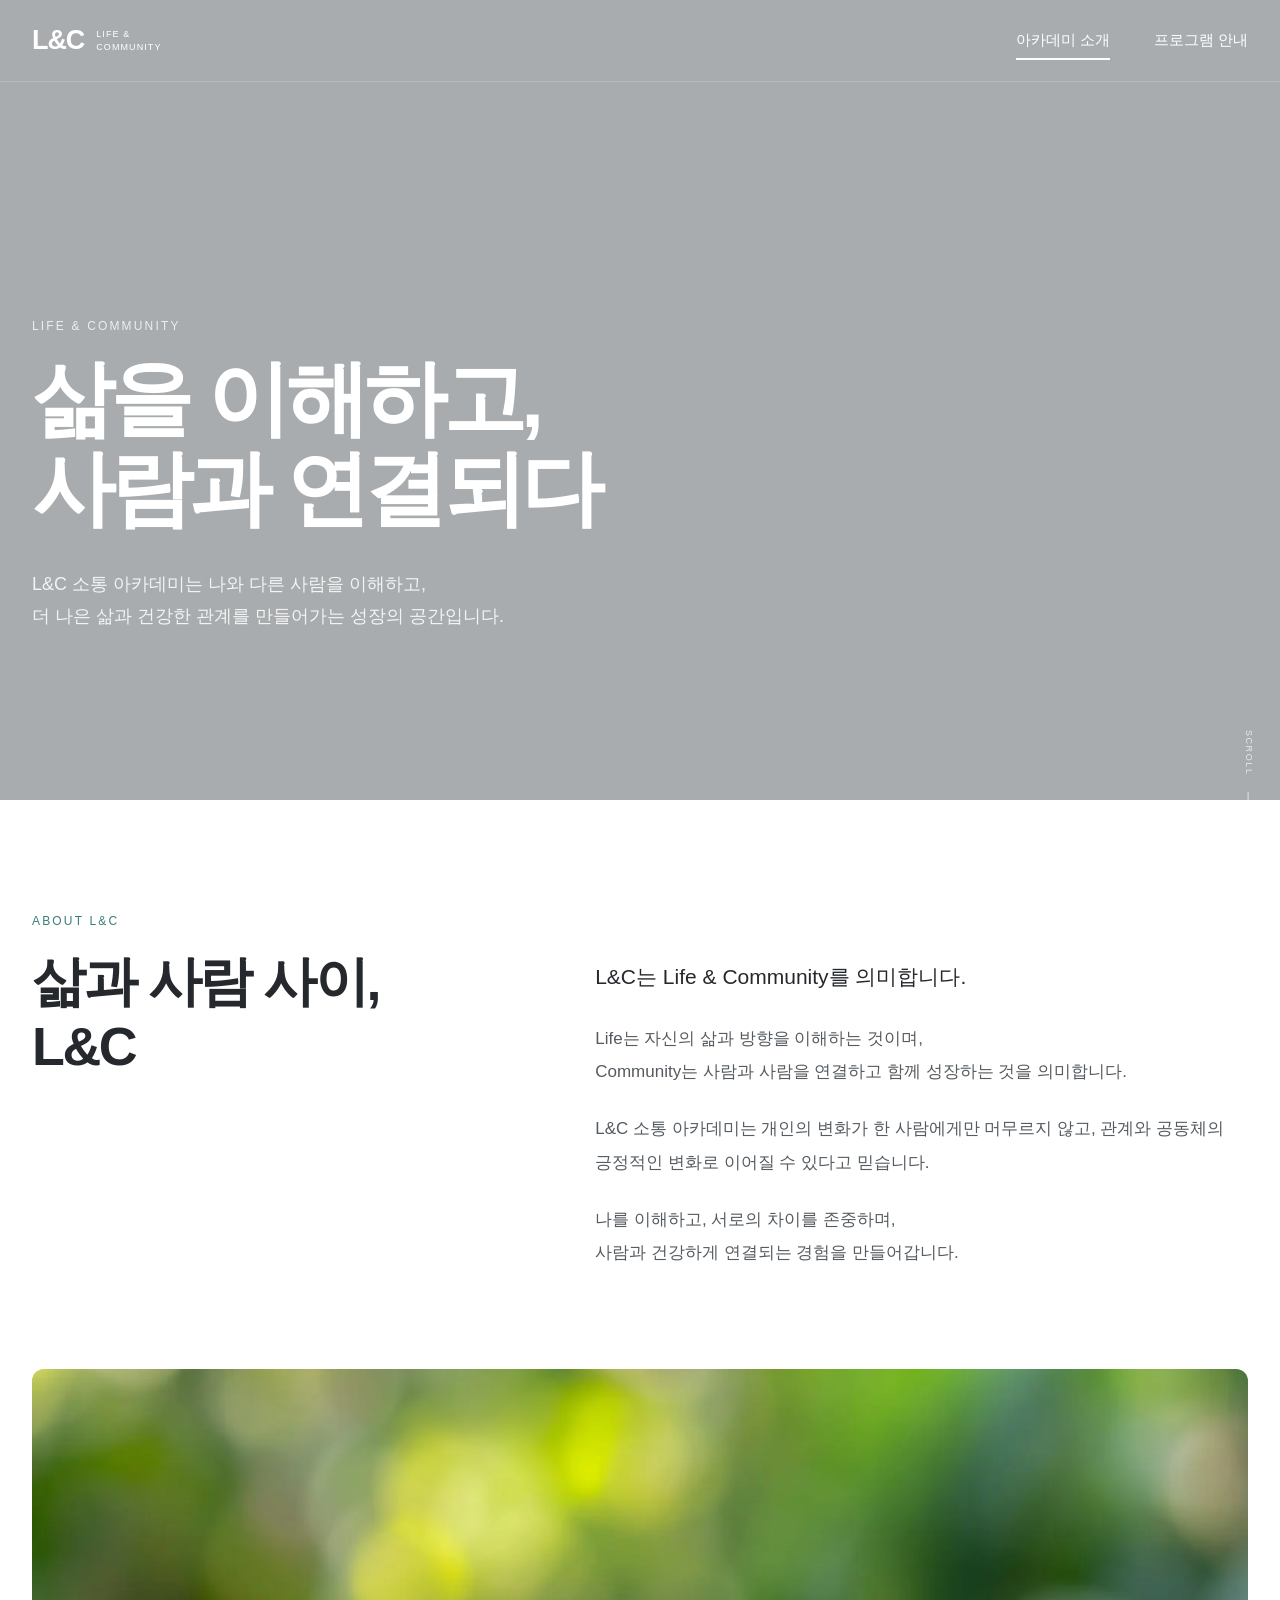
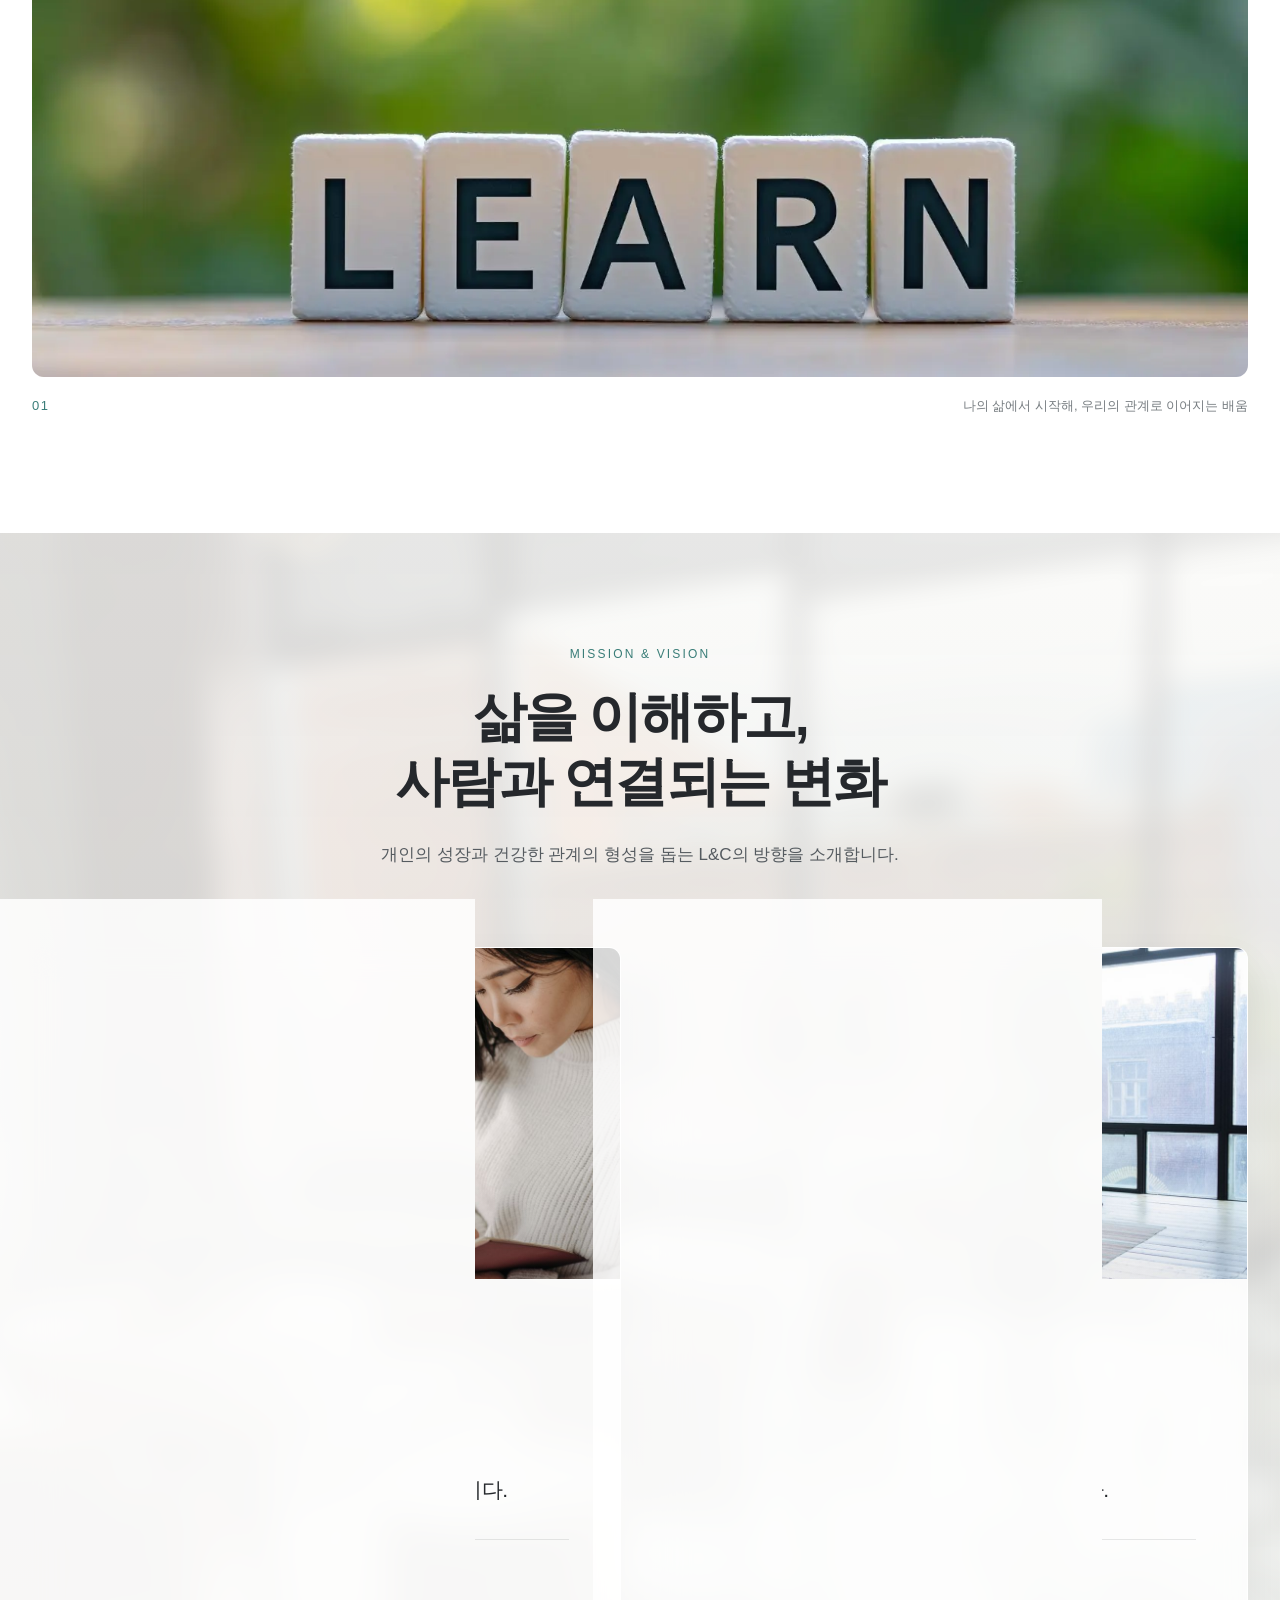
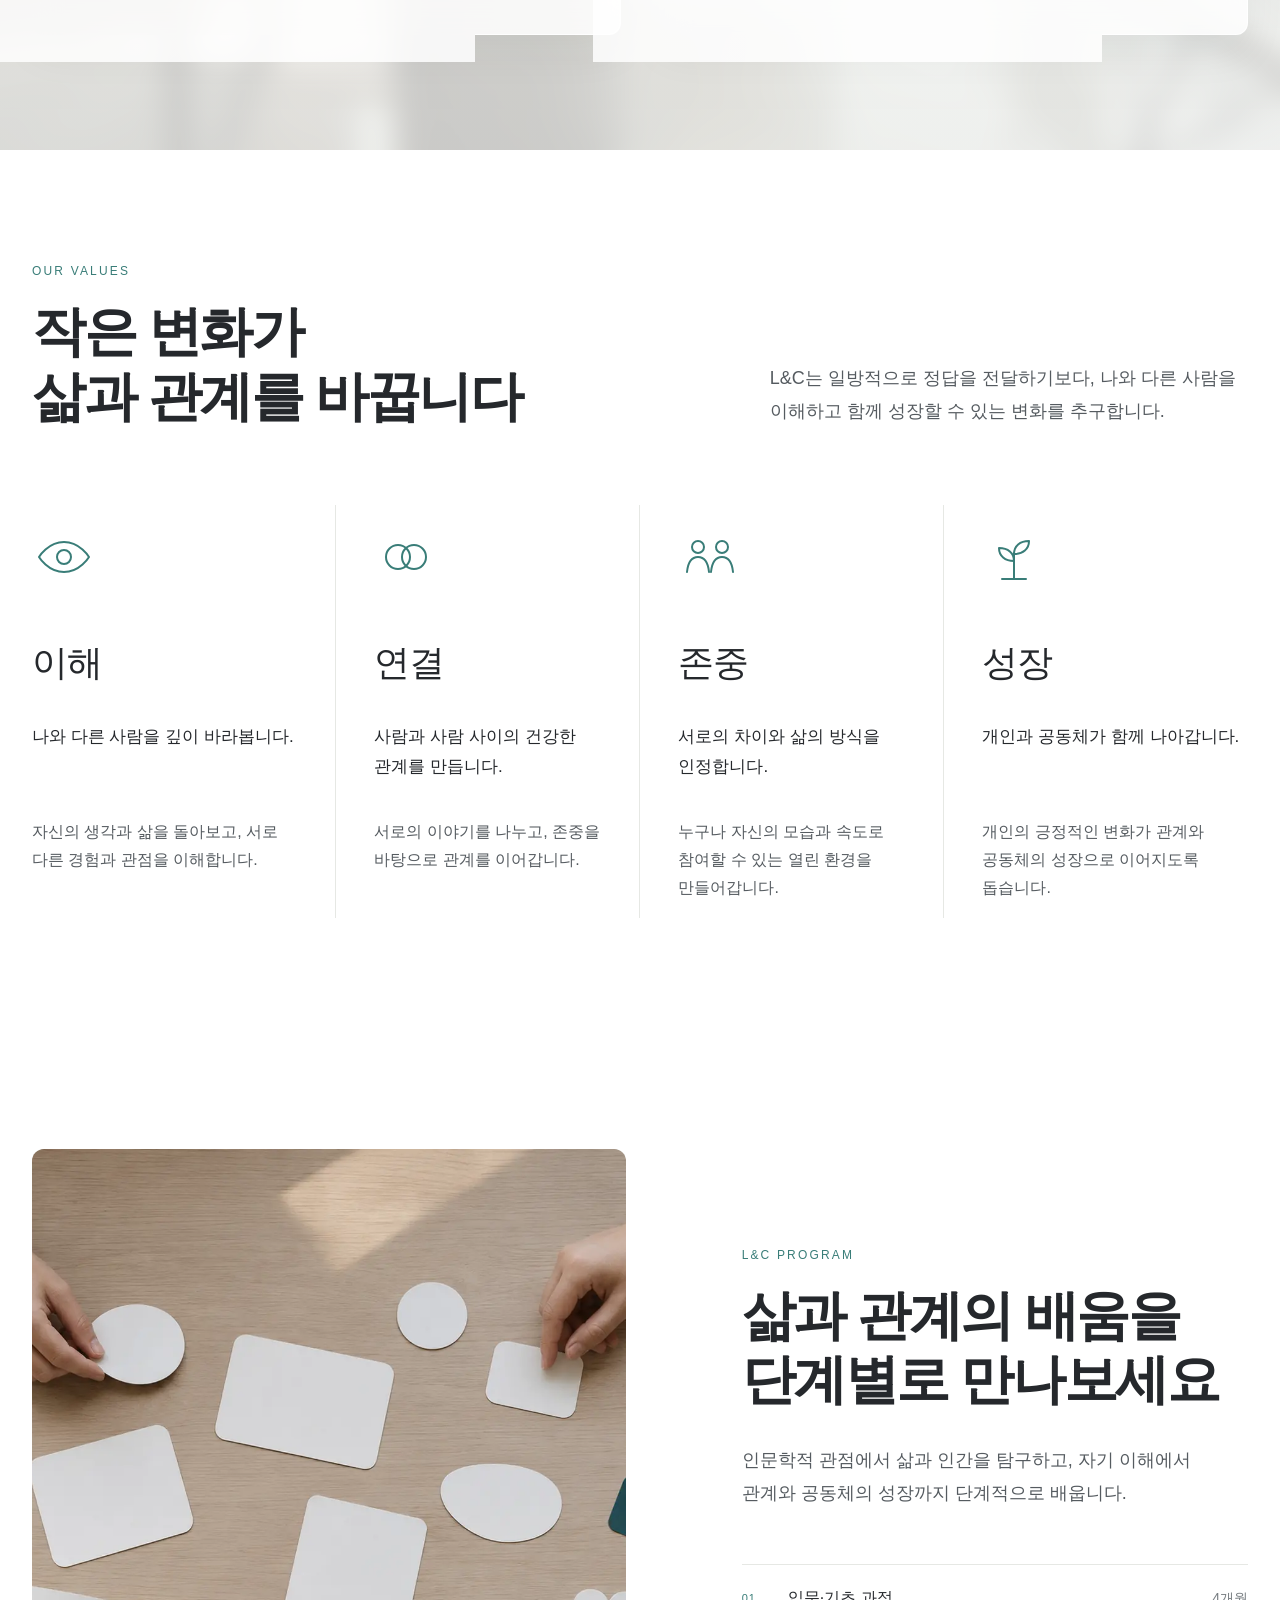
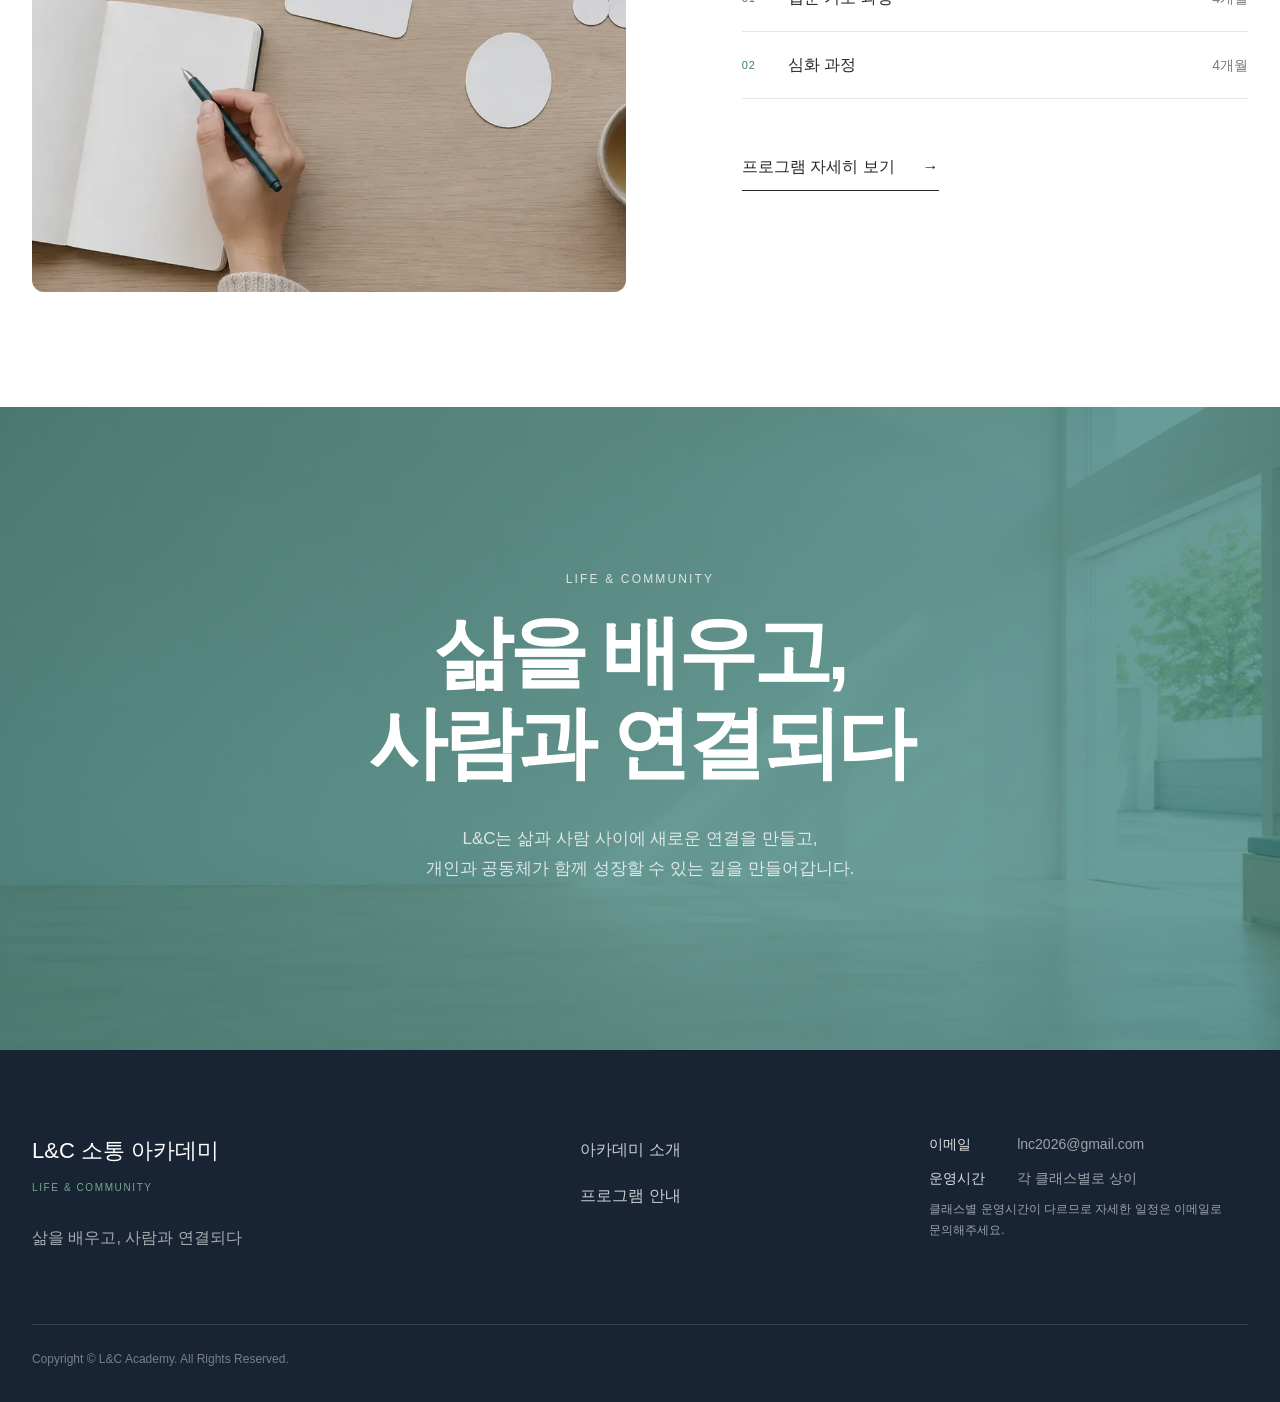
<file: index.html>
<!doctype html>
<html lang="ko">
<head>
  <meta charset="utf-8">
  <meta name="viewport" content="width=device-width, initial-scale=1">
  <meta name="description" content="삶을 이해하고 사람과 건강하게 연결되는 성인교육 브랜드, L&C 소통 아카데미를 소개합니다.">
  <meta name="theme-color" content="#26354a">
  <title>L&amp;C 소통 아카데미 | 삶을 이해하고 사람과 연결되다</title>
  <link rel="stylesheet" href="assets/css/style.css">
</head>
<body class="lnc-page" data-page="academy">
  <a class="lnc-skip-link" href="#lnc-main">본문으로 바로가기</a>

  <header class="lnc-header" data-header>
    <div class="lnc-header-inner">
      <a class="lnc-wordmark" href="index.html" aria-label="L&C 소통 아카데미 홈">
        <span class="lnc-wordmark-main">L&amp;C</span>
        <span class="lnc-wordmark-sub">LIFE &amp; COMMUNITY</span>
      </a>
      <button class="lnc-menu-toggle" type="button" aria-expanded="false" aria-controls="lnc-primary-nav" aria-label="메뉴 열기" data-menu-toggle>
        <span class="lnc-menu-line"></span><span class="lnc-menu-line"></span>
      </button>
      <nav class="lnc-nav" id="lnc-primary-nav" aria-label="주요 메뉴" data-menu>
        <a class="lnc-nav-link" data-nav-page="academy" href="index.html">아카데미 소개</a>
        <a class="lnc-nav-link" data-nav-page="programs" href="programs.html">프로그램 안내</a>
      </nav>
      <button class="lnc-menu-scrim" type="button" aria-label="메뉴 닫기" tabindex="-1" data-menu-scrim></button>
    </div>
  </header>

  <main id="lnc-main">
    <section class="lnc-hero lnc-hero-home lnc-academy-hero" aria-labelledby="lnc-home-title">
      <picture>
        <source media="(max-width: 768px)" srcset="assets/images/final/academy-hero-mobile.webp">
        <img class="lnc-hero-image" src="assets/images/final/academy-hero-desktop.webp" alt="밝은 공간에서 둘러앉아 대화하는 한국인 성인 참여자들" loading="eager" fetchpriority="high" decoding="async">
      </picture>
      <div class="lnc-hero-overlay"></div>
      <div class="lnc-container lnc-hero-content">
        <p class="lnc-eyebrow lnc-eyebrow-light">LIFE &amp; COMMUNITY</p>
        <h1 class="lnc-hero-title" id="lnc-home-title">삶을 이해하고,<br>사람과 연결되다</h1>
        <p class="lnc-hero-copy">L&amp;C 소통 아카데미는 나와 다른 사람을 이해하고,<br class="lnc-desktop-break"> 더 나은 삶과 건강한 관계를 만들어가는 성장의 공간입니다.</p>
      </div>
      <a class="lnc-scroll-cue" href="#lnc-about" aria-label="L&C 소개로 이동">
        <span>SCROLL</span><span class="lnc-scroll-line" aria-hidden="true"></span>
      </a>
    </section>

    <section class="lnc-section lnc-about" id="lnc-about" aria-labelledby="lnc-about-title">
      <div class="lnc-container">
        <div class="lnc-editorial-head">
          <div class="lnc-editorial-title">
            <p class="lnc-eyebrow">ABOUT L&amp;C</p>
            <h2 class="lnc-section-title" id="lnc-about-title">삶과 사람 사이,<br>L&amp;C</h2>
          </div>
          <div class="lnc-prose lnc-editorial-copy">
            <p class="lnc-lead">L&amp;C는 Life &amp; Community를 의미합니다.</p>
            <p>Life는 자신의 삶과 방향을 이해하는 것이며,<br>Community는 사람과 사람을 연결하고 함께 성장하는 것을 의미합니다.</p>
            <p>L&amp;C 소통 아카데미는 개인의 변화가 한 사람에게만 머무르지 않고, 관계와 공동체의 긍정적인 변화로 이어질 수 있다고 믿습니다.</p>
            <p>나를 이해하고, 서로의 차이를 존중하며,<br>사람과 건강하게 연결되는 경험을 만들어갑니다.</p>
          </div>
        </div>
        <figure class="lnc-wide-figure lnc-reveal">
          <img src="assets/images/final/academy-about.webp" alt="밝은 공간에서 기록하며 대화를 나누는 한국인 성인 참여자들" loading="lazy" decoding="async">
          <figcaption><span>01</span> 나의 삶에서 시작해, 우리의 관계로 이어지는 배움</figcaption>
        </figure>
      </div>
    </section>

    <section class="lnc-section lnc-mv-section" aria-labelledby="lnc-mv-title">
      <div class="lnc-mv-bg" aria-hidden="true"></div>
      <div class="lnc-mv-overlay" aria-hidden="true"></div>

      <div class="lnc-container lnc-mv-inner">
        <header class="lnc-mv-header">
          <p class="lnc-eyebrow">MISSION &amp; VISION</p>
          <h2 class="lnc-section-title lnc-mv-title" id="lnc-mv-title">삶을 이해하고,<br>사람과 연결되는 변화</h2>
          <p class="lnc-mv-summary">개인의 성장과 건강한 관계의 형성을 돕는 L&amp;C의 방향을 소개합니다.</p>
        </header>

        <div class="lnc-mv-grid">
          <article class="lnc-mv-card lnc-reveal">
            <figure class="lnc-mv-image">
              <img src="assets/images/final/academy-mission-card.jpg" alt="창가에서 조용히 노트에 생각을 기록하는 성인 여성" loading="lazy" decoding="async">
            </figure>
            <div class="lnc-mv-content">
              <p class="lnc-mv-kicker"><span>01</span> MISSION</p>
              <h3>Mission</h3>
              <p class="lnc-mv-copy">개인이 자신의 삶을 이해하고,<br class="lnc-desktop-break"> 사람들과 건강하게 연결될 수 있도록 돕습니다.</p>
              <p class="lnc-mv-note">삶의 이해가 관계의 변화로 이어지도록</p>
            </div>
          </article>

          <article class="lnc-mv-card lnc-reveal">
            <figure class="lnc-mv-image">
              <img src="assets/images/final/academy-vision-card.jpg" alt="밝은 공간에 모여 자연스럽게 이야기를 나누는 성인들" loading="lazy" decoding="async">
            </figure>
            <div class="lnc-mv-content">
              <p class="lnc-mv-kicker"><span>02</span> VISION</p>
              <h3>Vision</h3>
              <p class="lnc-mv-copy">개인의 성장이 관계와 공동체의<br class="lnc-desktop-break"> 긍정적인 변화로 이어지는 플랫폼이 됩니다.</p>
              <p class="lnc-mv-note">개인에서 공동체로 확장되는 성장</p>
            </div>
          </article>
        </div>
      </div>
    </section>

    <section class="lnc-section lnc-values" aria-labelledby="lnc-values-title">
      <div class="lnc-container">
        <div class="lnc-section-heading lnc-section-heading-split">
          <div>
            <p class="lnc-eyebrow">OUR VALUES</p>
            <h2 class="lnc-section-title" id="lnc-values-title">작은 변화가<br>삶과 관계를 바꿉니다</h2>
          </div>
          <p class="lnc-section-summary">L&amp;C는 일방적으로 정답을 전달하기보다, 나와 다른 사람을 이해하고 함께 성장할 수 있는 변화를 추구합니다.</p>
        </div>
        <div class="lnc-value-grid">
          <article class="lnc-value-item">
            <div class="lnc-value-icon" aria-hidden="true">
              <svg viewBox="0 0 64 64" focusable="false">
                <path d="M7 32s9-15 25-15 25 15 25 15-9 15-25 15S7 32 7 32Z"/>
                <circle cx="32" cy="32" r="7"/>
              </svg>
            </div>
            <h3>이해</h3>
            <p class="lnc-value-lead">나와 다른 사람을 깊이 바라봅니다.</p>
            <p>자신의 생각과 삶을 돌아보고, 서로 다른 경험과 관점을 이해합니다.</p>
          </article>
          <article class="lnc-value-item">
            <div class="lnc-value-icon" aria-hidden="true">
              <svg viewBox="0 0 64 64" focusable="false">
                <circle cx="24" cy="32" r="12"/>
                <circle cx="40" cy="32" r="12"/>
              </svg>
            </div>
            <h3>연결</h3>
            <p class="lnc-value-lead">사람과 사람 사이의 건강한 관계를 만듭니다.</p>
            <p>서로의 이야기를 나누고, 존중을 바탕으로 관계를 이어갑니다.</p>
          </article>
          <article class="lnc-value-item">
            <div class="lnc-value-icon" aria-hidden="true">
              <svg viewBox="0 0 64 64" focusable="false">
                <circle cx="20" cy="22" r="6"/>
                <circle cx="44" cy="22" r="6"/>
                <path d="M9 47c1-10 5-15 11-15s10 5 11 15"/>
                <path d="M33 47c1-10 5-15 11-15s10 5 11 15"/>
              </svg>
            </div>
            <h3>존중</h3>
            <p class="lnc-value-lead">서로의 차이와 삶의 방식을 인정합니다.</p>
            <p>누구나 자신의 모습과 속도로 참여할 수 있는 열린 환경을 만들어갑니다.</p>
          </article>
          <article class="lnc-value-item">
            <div class="lnc-value-icon" aria-hidden="true">
              <svg viewBox="0 0 64 64" focusable="false">
                <path d="M32 54V28"/>
                <path d="M32 36c-9 0-15-5-15-13 9 0 15 5 15 13Z"/>
                <path d="M32 29c9 0 15-5 15-13-9 0-15 5-15 13Z"/>
                <path d="M20 54h24"/>
              </svg>
            </div>
            <h3>성장</h3>
            <p class="lnc-value-lead">개인과 공동체가 함께 나아갑니다.</p>
            <p>개인의 긍정적인 변화가 관계와 공동체의 성장으로 이어지도록 돕습니다.</p>
          </article>
        </div>
      </div>
    </section>

    <section class="lnc-section lnc-program-preview" aria-labelledby="lnc-program-preview-title">
      <div class="lnc-container lnc-preview-layout">
        <div class="lnc-preview-image lnc-reveal">
          <img src="assets/images/final/academy-program.webp" alt="테이블에 둘러앉아 기록하고 이야기를 나누는 한국인 성인 참여자들" loading="lazy" decoding="async">
        </div>
        <div class="lnc-preview-content">
          <p class="lnc-eyebrow">L&amp;C PROGRAM</p>
          <h2 class="lnc-section-title" id="lnc-program-preview-title">삶과 관계의 배움을<br>단계별로 만나보세요</h2>
          <p class="lnc-section-summary">인문학적 관점에서 삶과 인간을 탐구하고, 자기 이해에서 관계와 공동체의 성장까지 단계적으로 배웁니다.</p>
          <ol class="lnc-course-list">
            <li><span>01</span><strong>입문·기초 과정</strong><em>4개월</em></li>
            <li><span>02</span><strong>심화 과정</strong><em>4개월</em></li>
          </ol>
          <a class="lnc-text-link" href="programs.html">프로그램 자세히 보기 <span aria-hidden="true">→</span></a>
        </div>
      </div>
    </section>

    <section class="lnc-closing" aria-labelledby="lnc-closing-title">
      <img class="lnc-closing-image" src="assets/images/final/academy-closing.webp" alt="" loading="lazy" decoding="async">
      <div class="lnc-container lnc-closing-content">
        <p class="lnc-eyebrow lnc-eyebrow-light">LIFE &amp; COMMUNITY</p>
        <h2 id="lnc-closing-title">삶을 배우고,<br>사람과 연결되다</h2>
        <p>L&amp;C는 삶과 사람 사이에 새로운 연결을 만들고,<br>개인과 공동체가 함께 성장할 수 있는 길을 만들어갑니다.</p>
      </div>
    </section>
  </main>

  <footer class="lnc-footer">
    <div class="lnc-container lnc-footer-grid">
      <div class="lnc-footer-brand"><strong>L&amp;C 소통 아카데미</strong><span>LIFE &amp; COMMUNITY</span><p>삶을 배우고, 사람과 연결되다</p></div>
      <nav class="lnc-footer-nav" aria-label="하단 메뉴"><a href="index.html">아카데미 소개</a><a href="programs.html">프로그램 안내</a></nav>
      <div class="lnc-footer-info"><p><span>이메일</span> <a href="mailto:lnc2026@gmail.com">lnc2026@gmail.com</a></p><p><span>운영시간</span> 각 클래스별로 상이</p><p class="lnc-footer-note">클래스별 운영시간이 다르므로 자세한 일정은 이메일로 문의해주세요.</p></div>
    </div>
    <div class="lnc-container lnc-footer-bottom">Copyright © L&amp;C Academy. All Rights Reserved.</div>
  </footer>
  <script src="assets/js/main.js" defer></script>
</body>
</html>
</file>
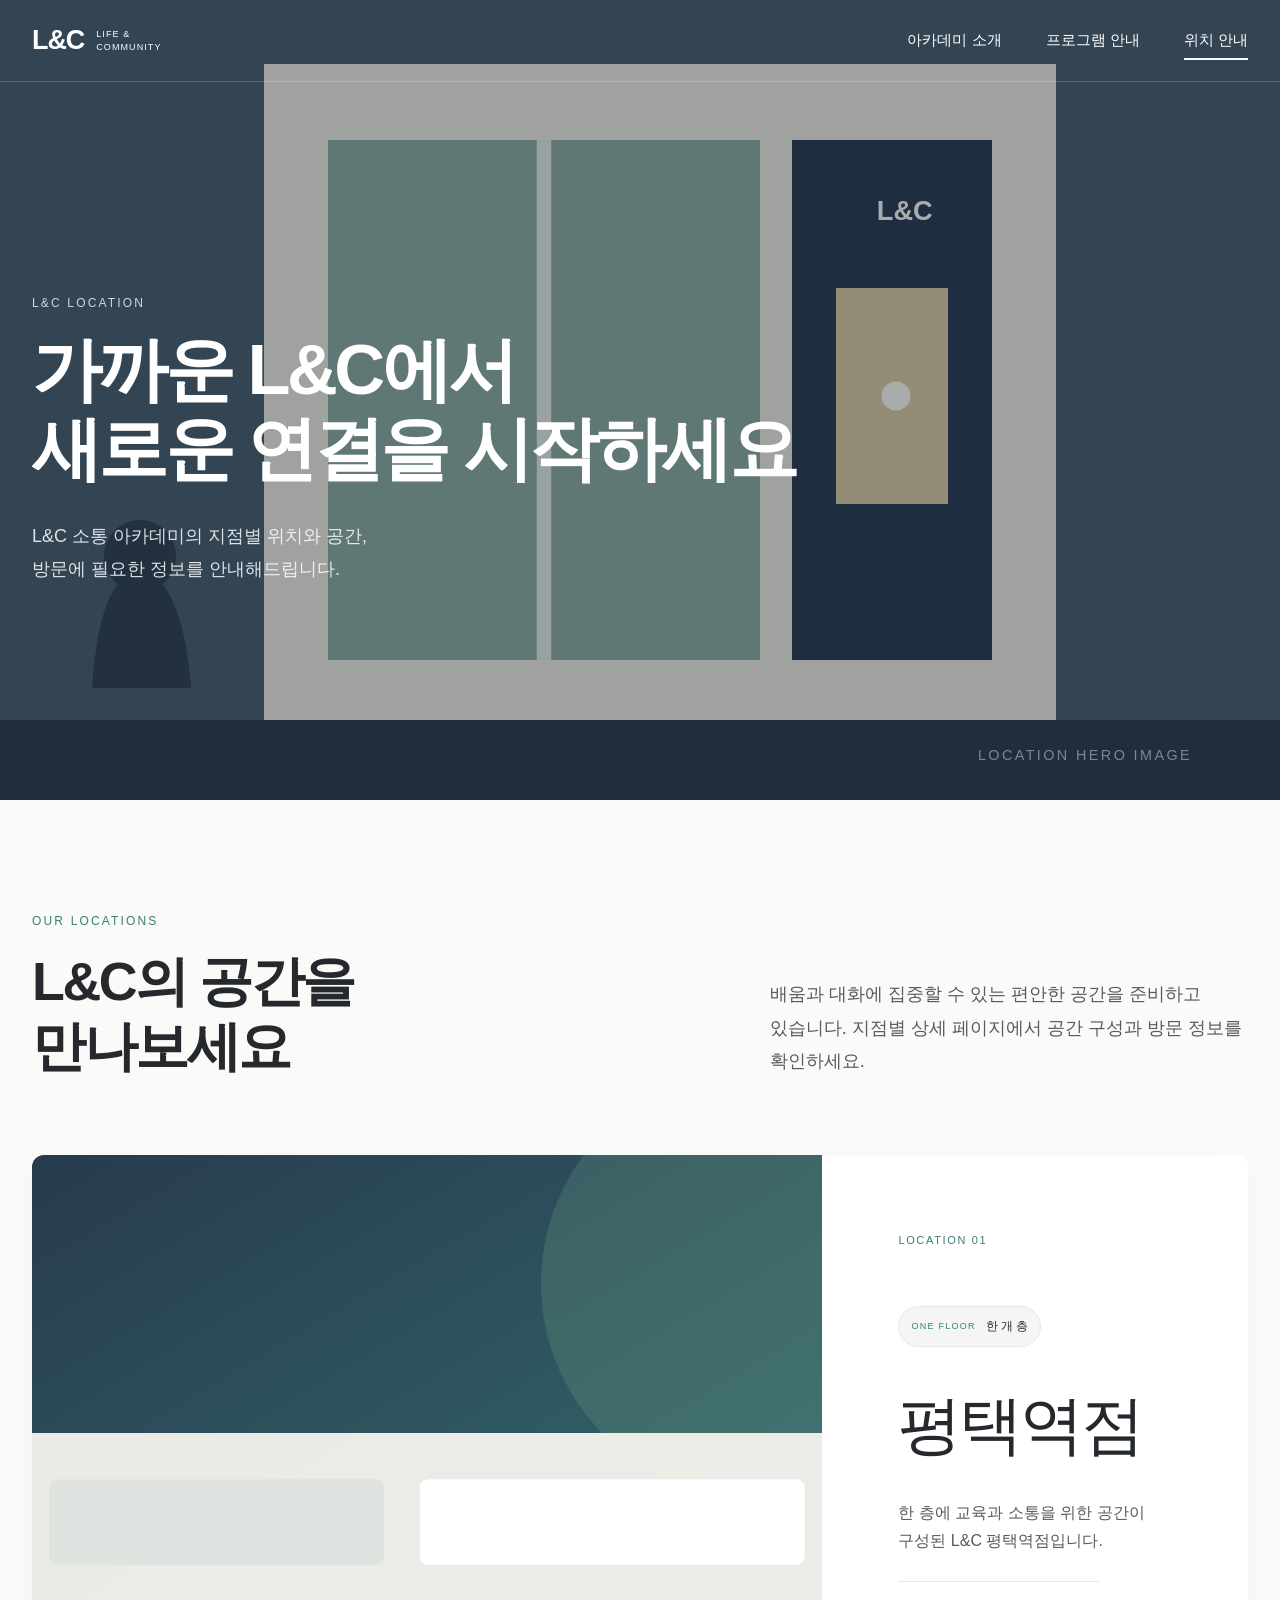
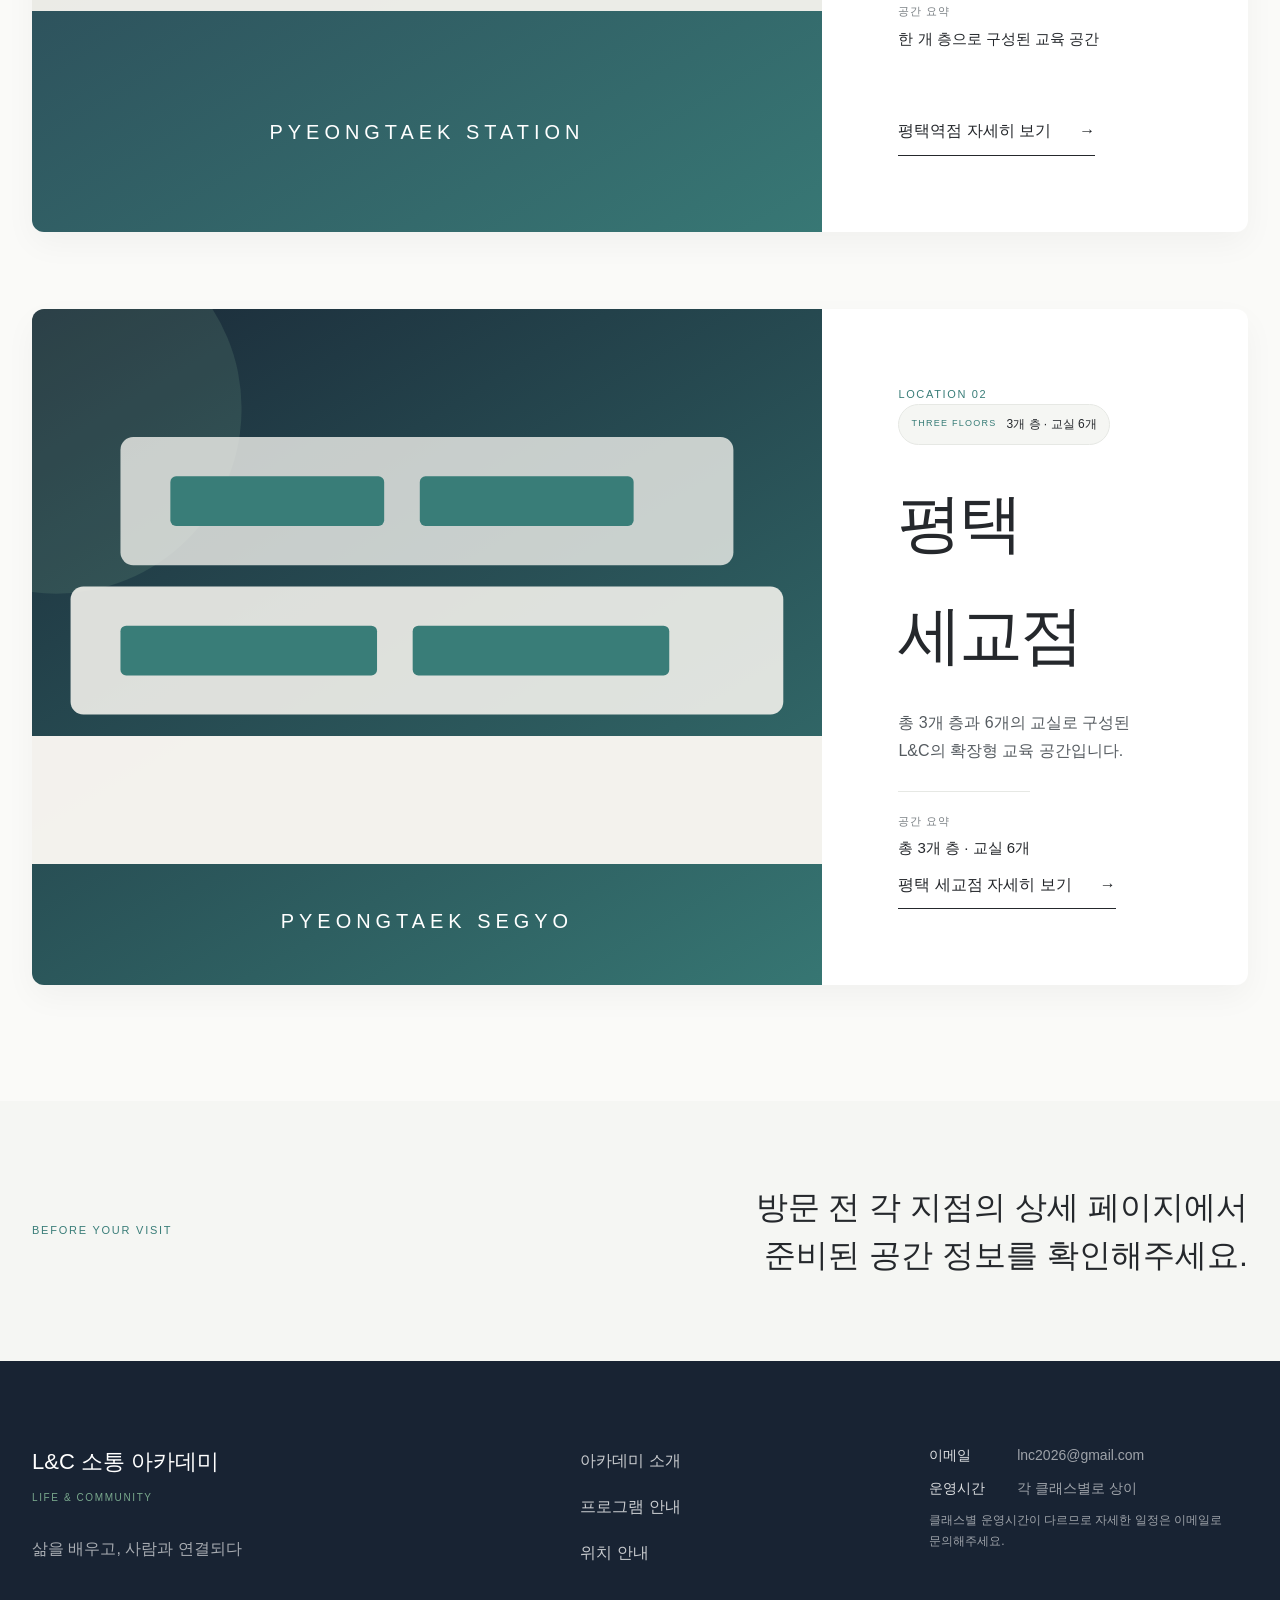
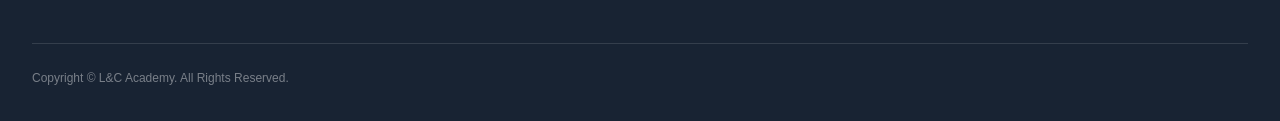
<file: location.html>
<!doctype html>
<html lang="ko">
<head>
  <meta charset="utf-8">
  <meta name="viewport" content="width=device-width, initial-scale=1">
  <meta name="robots" content="noindex, nofollow">
  <meta name="description" content="L&C 소통 아카데미 평택역점과 평택 세교점의 공간 및 방문 정보를 확인하세요.">
  <meta name="theme-color" content="#26354a">
  <title>위치 안내 | L&amp;C 소통 아카데미</title>
  <link rel="stylesheet" href="assets/css/style.css">
</head>
<body class="lnc-page" data-page="location">
  <a class="lnc-skip-link" href="#lnc-main">본문으로 바로가기</a>
  <header class="lnc-header" data-header>
    <div class="lnc-header-inner">
      <a class="lnc-wordmark" href="index.html" aria-label="L&C 소통 아카데미 홈"><span class="lnc-wordmark-main">L&amp;C</span><span class="lnc-wordmark-sub">LIFE &amp; COMMUNITY</span></a>
      <button class="lnc-menu-toggle" type="button" aria-expanded="false" aria-controls="lnc-primary-nav" aria-label="메뉴 열기" data-menu-toggle><span class="lnc-menu-line"></span><span class="lnc-menu-line"></span></button>
      <nav class="lnc-nav" id="lnc-primary-nav" aria-label="주요 메뉴" data-menu><a class="lnc-nav-link" data-nav-page="academy" href="index.html">아카데미 소개</a><a class="lnc-nav-link" data-nav-page="programs" href="programs.html">프로그램 안내</a><a class="lnc-nav-link" data-nav-page="location" href="location.html">위치 안내</a></nav>
      <button class="lnc-menu-scrim" type="button" aria-label="메뉴 닫기" tabindex="-1" data-menu-scrim></button>
    </div>
  </header>

  <main id="lnc-main">
    <section class="lnc-subhero lnc-location-hero" aria-labelledby="lnc-location-title">
      <img class="lnc-hero-image" src="assets/images/placeholders/location-hero.svg" alt="편안한 대화와 배움을 위해 마련된 L&C 공간">
      <div class="lnc-hero-overlay"></div>
      <div class="lnc-container lnc-subhero-content"><p class="lnc-eyebrow lnc-eyebrow-light">L&amp;C LOCATION</p><h1 id="lnc-location-title">가까운 L&amp;C에서<br>새로운 연결을 시작하세요</h1><p>L&amp;C 소통 아카데미의 지점별 위치와 공간,<br>방문에 필요한 정보를 안내해드립니다.</p></div>
    </section>

    <section class="lnc-section lnc-locations" aria-labelledby="lnc-locations-title">
      <div class="lnc-container">
        <div class="lnc-section-heading lnc-section-heading-split"><div><p class="lnc-eyebrow">OUR LOCATIONS</p><h2 class="lnc-section-title" id="lnc-locations-title">L&amp;C의 공간을<br>만나보세요</h2></div><p class="lnc-section-summary">배움과 대화에 집중할 수 있는 편안한 공간을 준비하고 있습니다. 지점별 상세 페이지에서 공간 구성과 방문 정보를 확인하세요.</p></div>
        <div class="lnc-location-list">
          <article class="lnc-location-card lnc-reveal">
            <a class="lnc-location-image" href="locations/pyeongtaek-station.html" aria-label="평택역점 상세 정보 보기"><img src="assets/images/location/location-station.svg" alt="한 개 층으로 구성된 L&C 평택역점 교육 공간 안내 이미지"></a>
            <div class="lnc-location-info">
              <span class="lnc-location-number">LOCATION 01</span>
              <div class="lnc-location-copy">
                <span class="lnc-location-tag"><span>ONE FLOOR</span><strong>한 개 층</strong></span>
                <h3>평택역점</h3>
                <p>한 층에 교육과 소통을 위한 공간이 구성된 L&amp;C 평택역점입니다.</p>
                <p class="lnc-location-summary"><span>공간 요약</span><strong>한 개 층으로 구성된 교육 공간</strong></p>
              </div>
              <a class="lnc-text-link" href="locations/pyeongtaek-station.html">평택역점 자세히 보기 <span aria-hidden="true">→</span></a>
            </div>
          </article>

          <article class="lnc-location-card lnc-reveal">
            <a class="lnc-location-image" href="locations/pyeongtaek-segyo.html" aria-label="평택 세교점 상세 정보 보기"><img src="assets/images/location/location-segyo.svg" alt="총 3개 층과 6개 교실로 구성된 L&C 평택 세교점 안내 이미지"></a>
            <div class="lnc-location-info">
              <span class="lnc-location-number">LOCATION 02</span>
              <div class="lnc-location-copy">
                <span class="lnc-location-tag"><span>THREE FLOORS</span><strong>3개 층 · 교실 6개</strong></span>
                <h3>평택 세교점</h3>
                <p>총 3개 층과 6개의 교실로 구성된 L&amp;C의 확장형 교육 공간입니다.</p>
                <p class="lnc-location-summary"><span>공간 요약</span><strong>총 3개 층 · 교실 6개</strong></p>
              </div>
              <a class="lnc-text-link" href="locations/pyeongtaek-segyo.html">평택 세교점 자세히 보기 <span aria-hidden="true">→</span></a>
            </div>
          </article>
        </div>
      </div>
    </section>

    <section class="lnc-location-note" aria-label="방문 안내"><div class="lnc-container lnc-location-note-inner"><span>BEFORE YOUR VISIT</span><p>방문 전 각 지점의 상세 페이지에서<br>준비된 공간 정보를 확인해주세요.</p></div></section>
  </main>

  <footer class="lnc-footer">
    <div class="lnc-container lnc-footer-grid"><div class="lnc-footer-brand"><strong>L&amp;C 소통 아카데미</strong><span>LIFE &amp; COMMUNITY</span><p>삶을 배우고, 사람과 연결되다</p></div><nav class="lnc-footer-nav" aria-label="하단 메뉴"><a href="index.html">아카데미 소개</a><a href="programs.html">프로그램 안내</a><a href="location.html">위치 안내</a></nav><div class="lnc-footer-info"><p><span>이메일</span> <a href="mailto:lnc2026@gmail.com">lnc2026@gmail.com</a></p><p><span>운영시간</span> 각 클래스별로 상이</p><p class="lnc-footer-note">클래스별 운영시간이 다르므로 자세한 일정은 이메일로 문의해주세요.</p></div></div>
    <div class="lnc-container lnc-footer-bottom">Copyright © L&amp;C Academy. All Rights Reserved.</div>
  </footer>
  <script src="assets/js/main.js" defer></script>
</body>
</html>
</file>
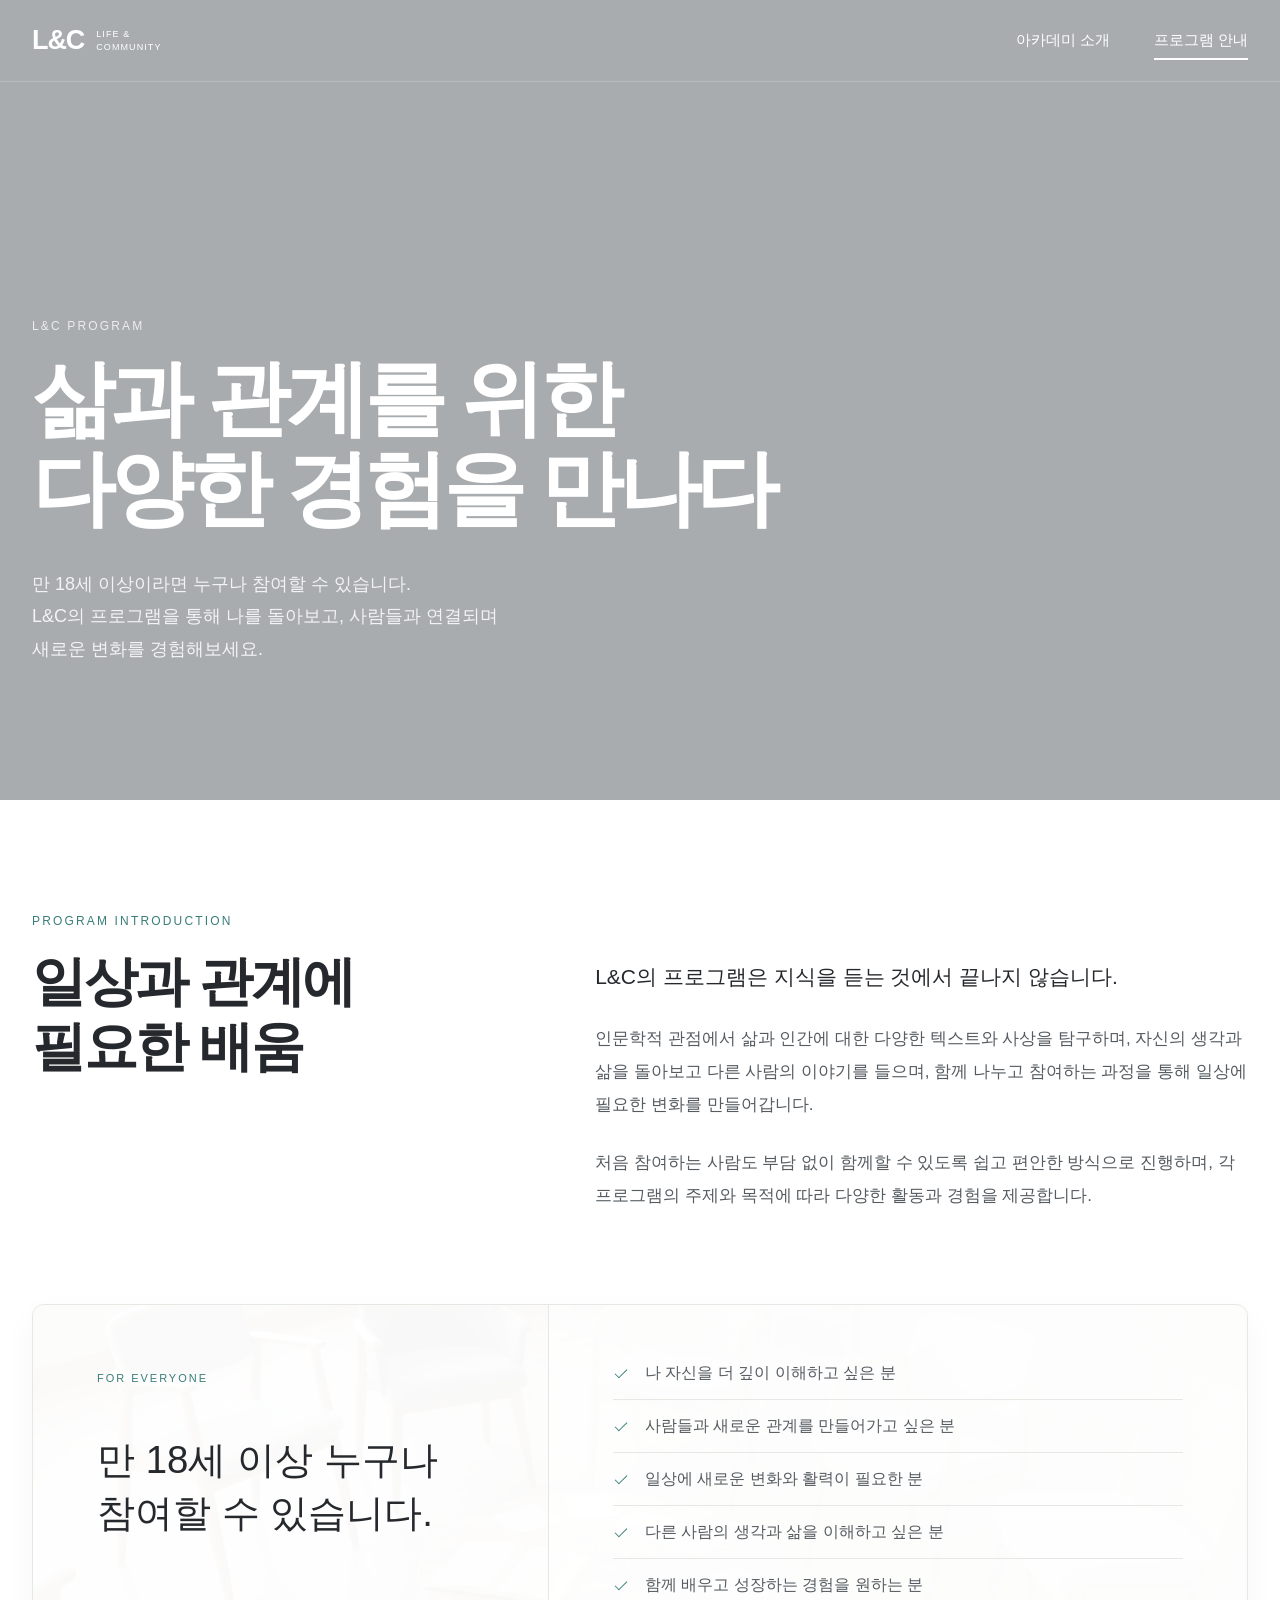
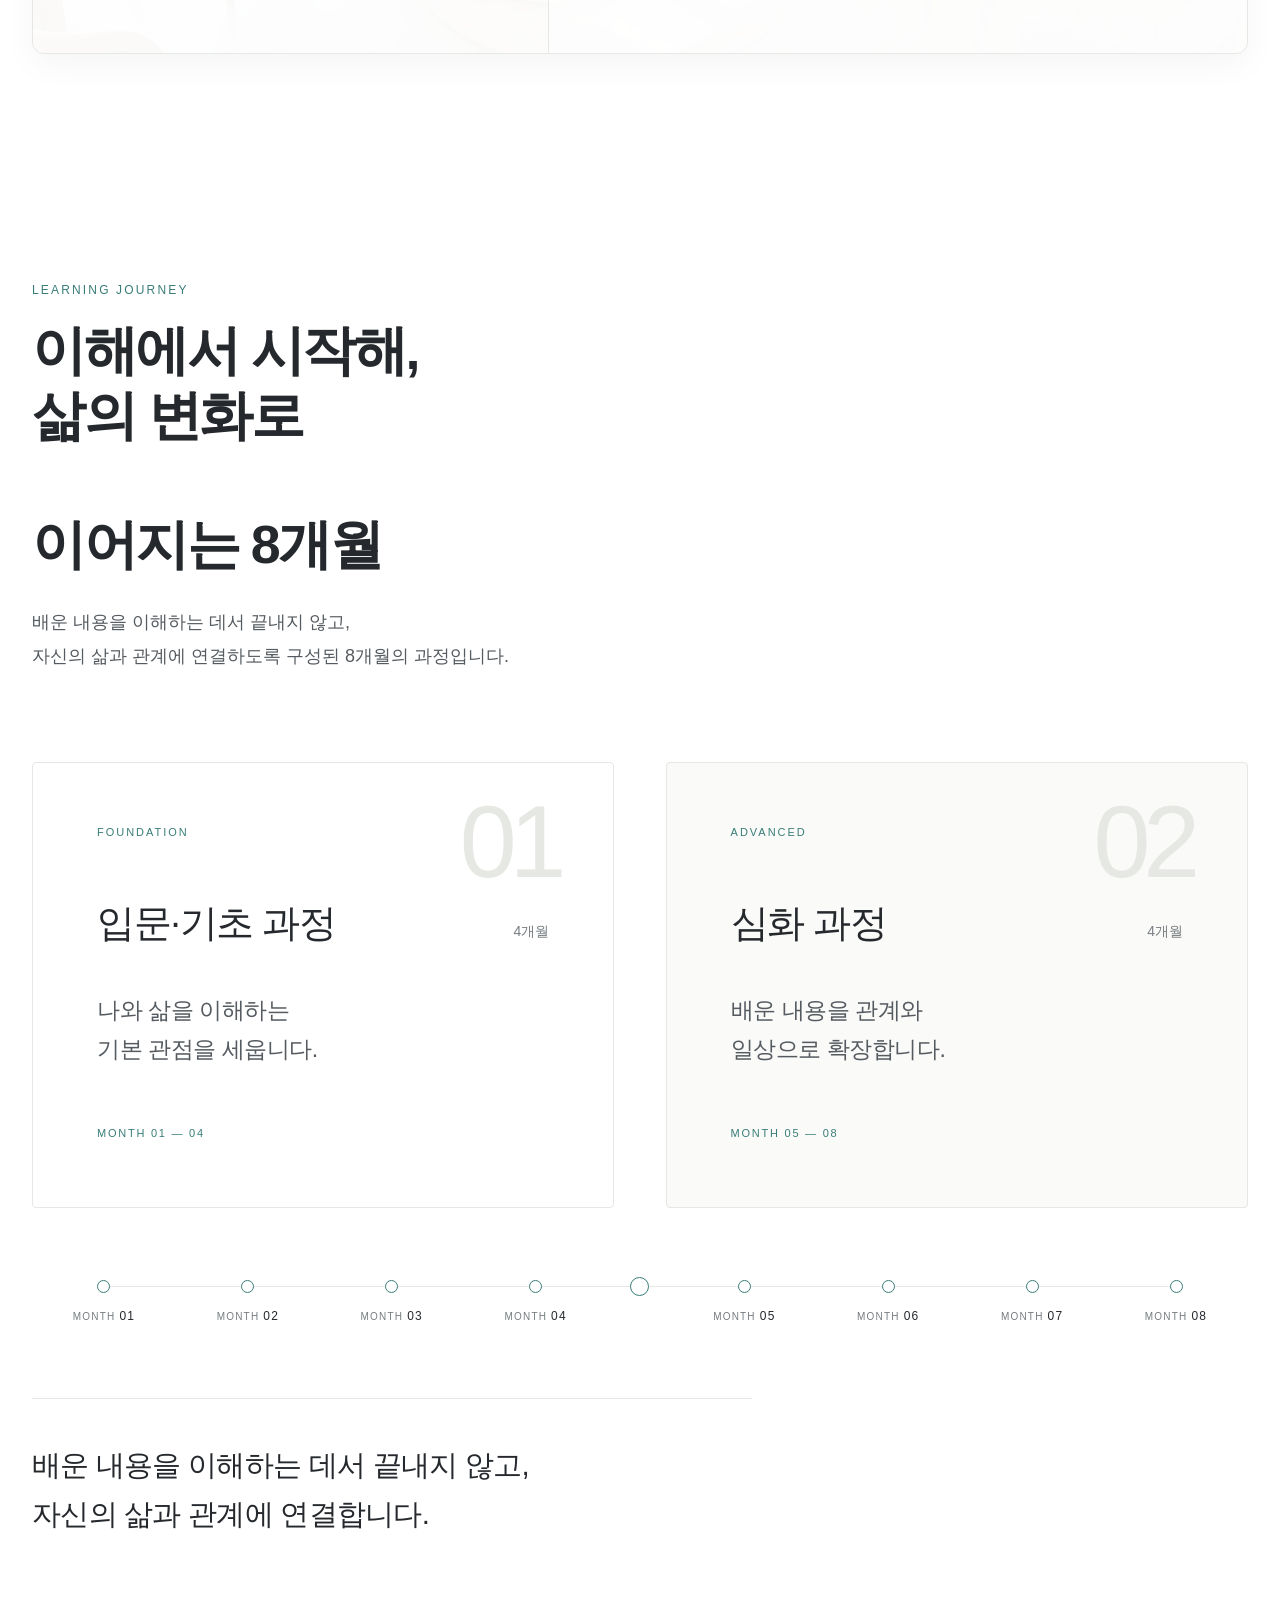
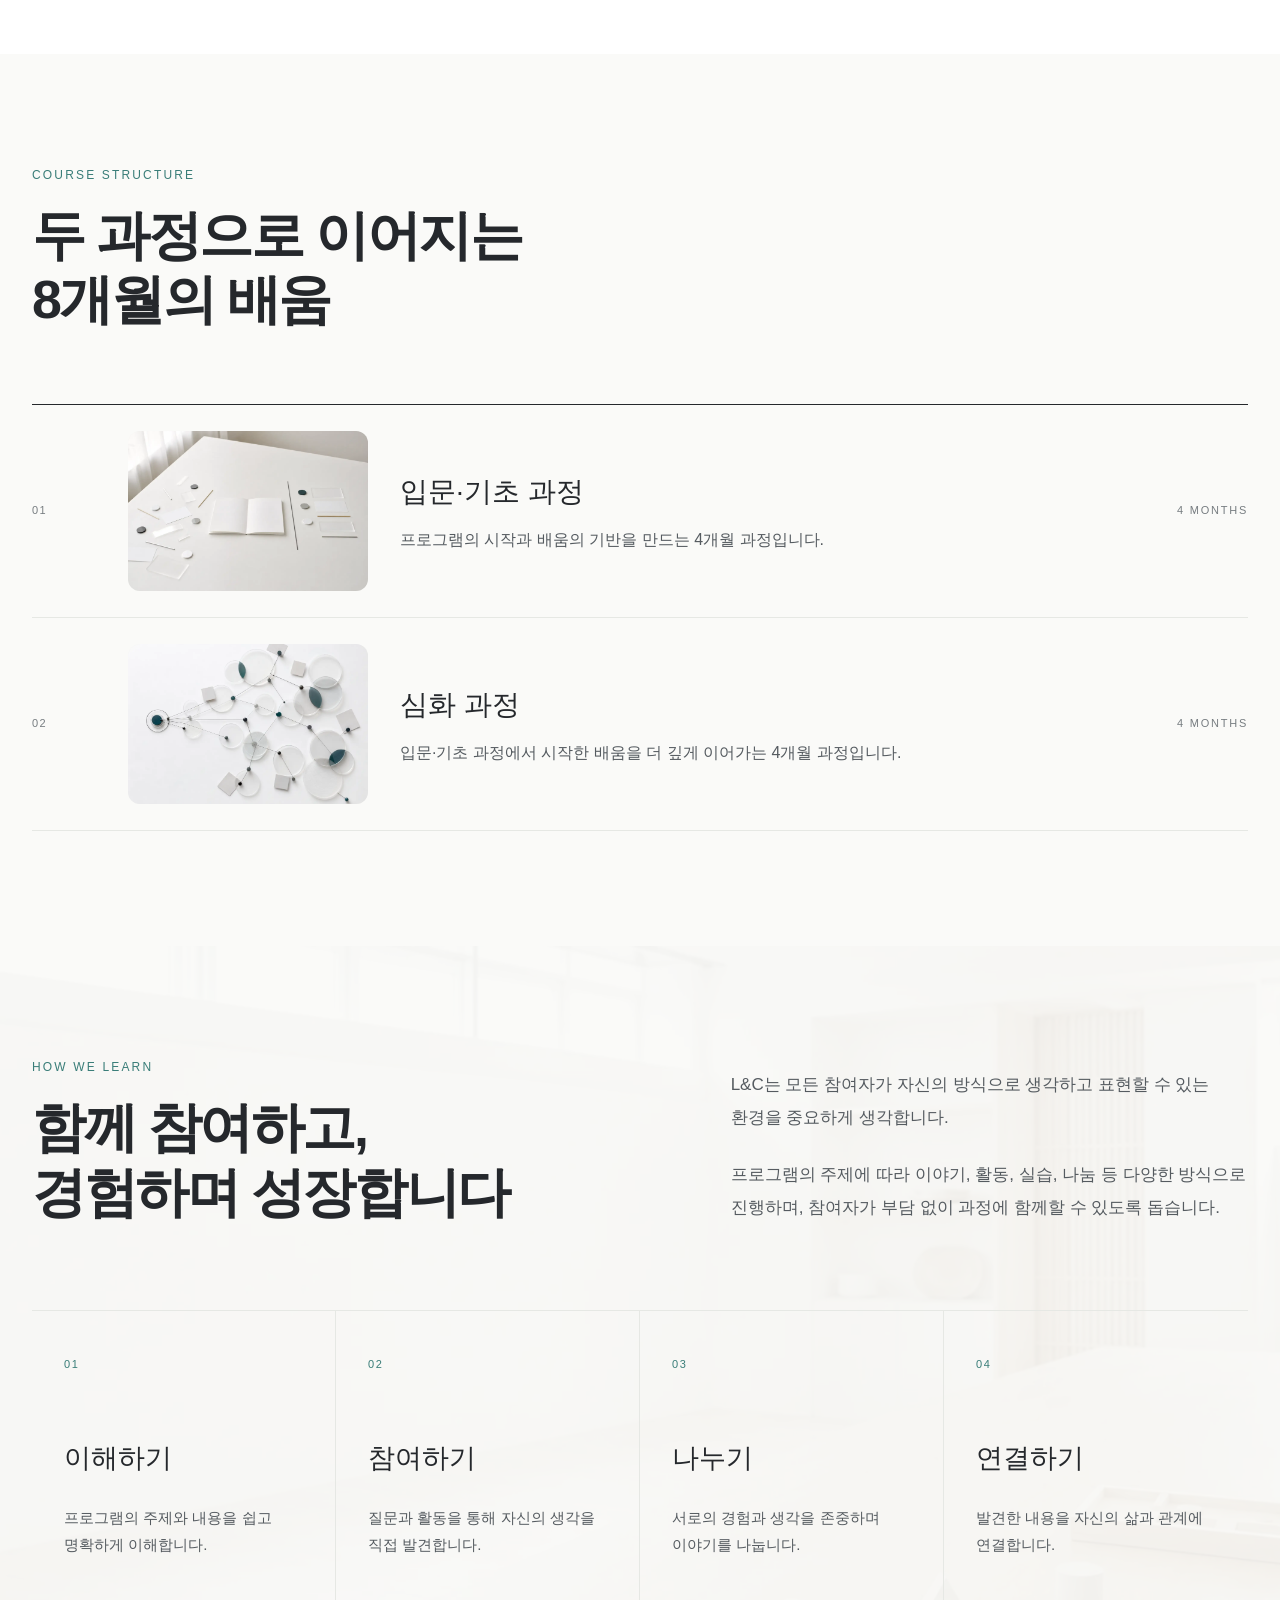
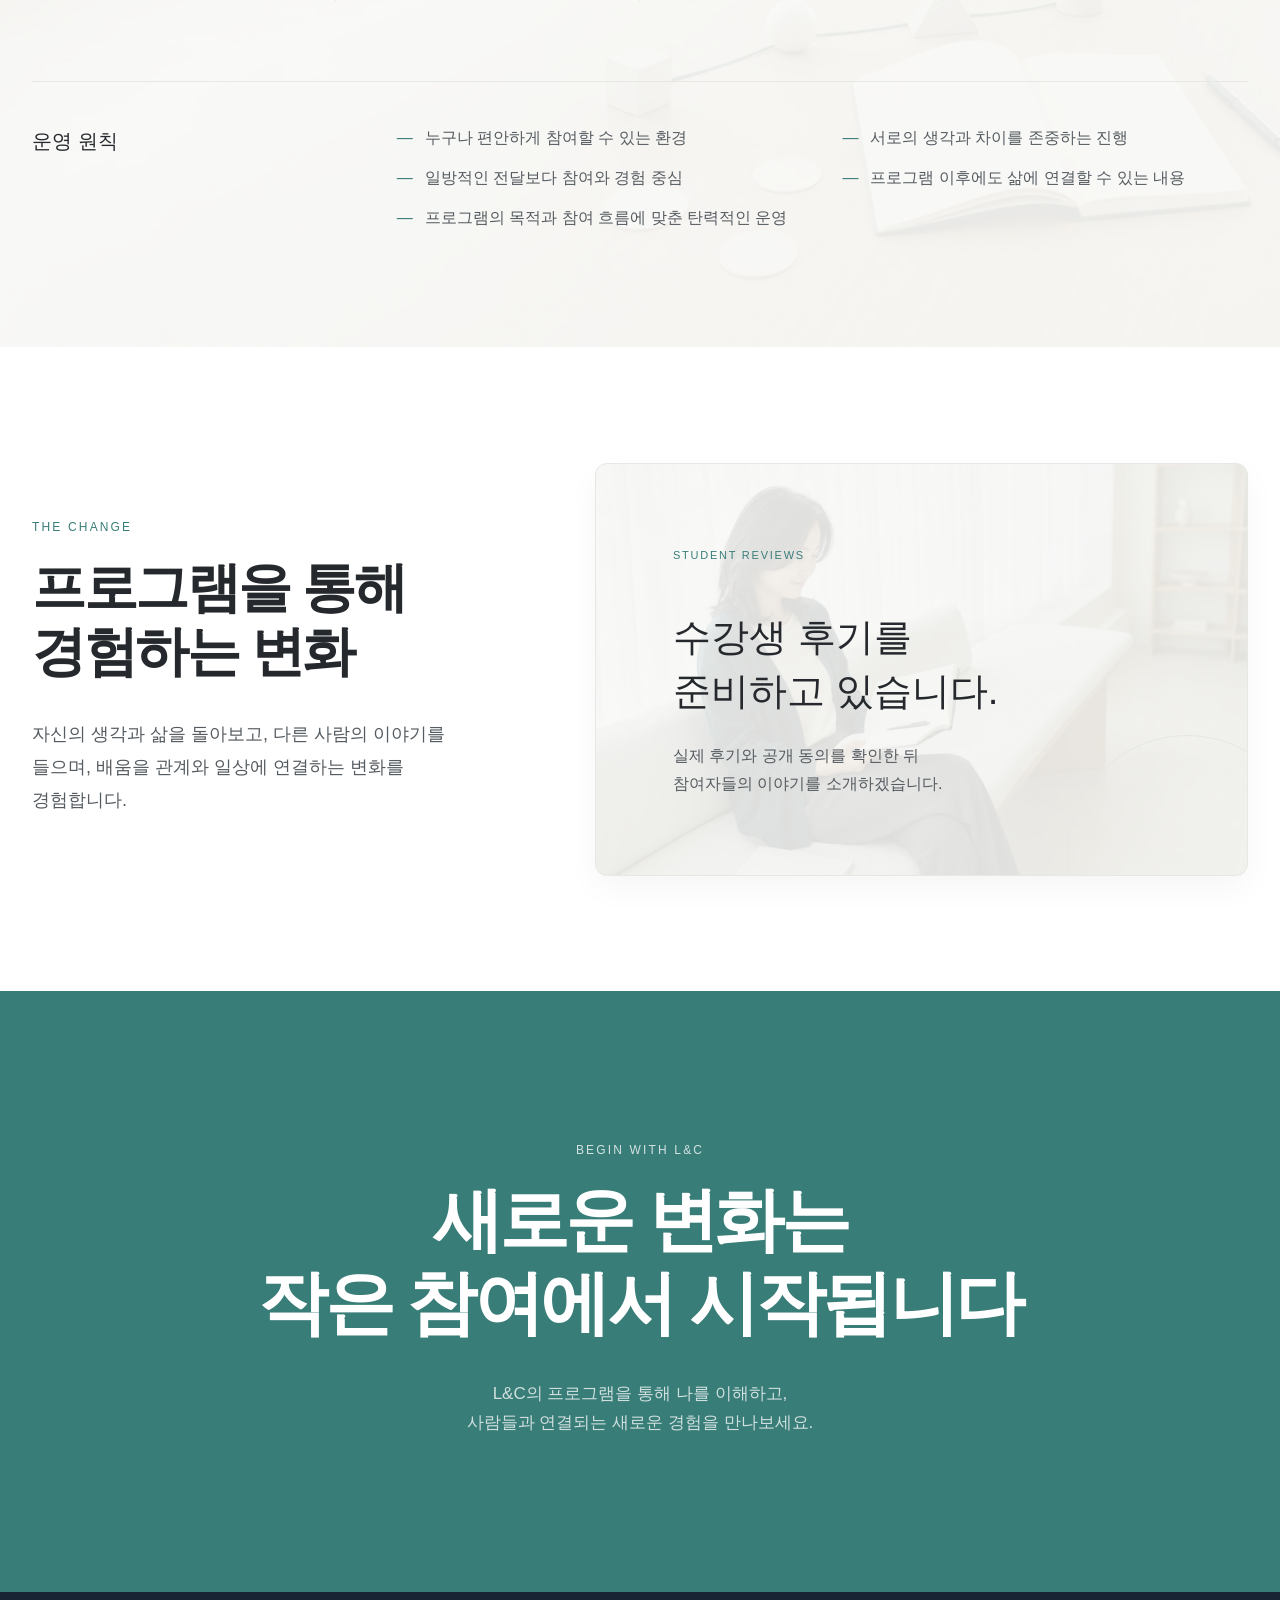
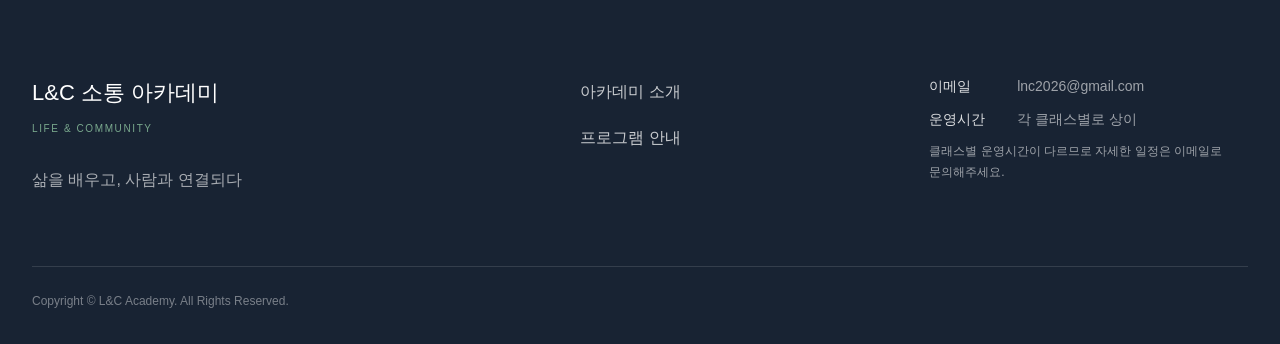
<file: programs.html>
<!doctype html>
<html lang="ko">
<head>
  <meta charset="utf-8">
  <meta name="viewport" content="width=device-width, initial-scale=1">
  <meta name="description" content="만 18세 이상 누구나 참여할 수 있는 L&C 소통 아카데미의 8개월 단계별 교육 여정과 운영 방식을 안내합니다.">
  <meta name="theme-color" content="#26354a">
  <title>프로그램 안내 | L&amp;C 소통 아카데미</title>
  <link rel="stylesheet" href="assets/css/style.css">
</head>
<body class="lnc-page" data-page="programs">
  <a class="lnc-skip-link" href="#lnc-main">본문으로 바로가기</a>
  <header class="lnc-header" data-header>
    <div class="lnc-header-inner">
      <a class="lnc-wordmark" href="index.html" aria-label="L&C 소통 아카데미 홈"><span class="lnc-wordmark-main">L&amp;C</span><span class="lnc-wordmark-sub">LIFE &amp; COMMUNITY</span></a>
      <button class="lnc-menu-toggle" type="button" aria-expanded="false" aria-controls="lnc-primary-nav" aria-label="메뉴 열기" data-menu-toggle><span class="lnc-menu-line"></span><span class="lnc-menu-line"></span></button>
      <nav class="lnc-nav" id="lnc-primary-nav" aria-label="주요 메뉴" data-menu>
        <a class="lnc-nav-link" data-nav-page="academy" href="index.html">아카데미 소개</a><a class="lnc-nav-link" data-nav-page="programs" href="programs.html">프로그램 안내</a>
      </nav>
      <button class="lnc-menu-scrim" type="button" aria-label="메뉴 닫기" tabindex="-1" data-menu-scrim></button>
    </div>
  </header>

  <main id="lnc-main">
    <section class="lnc-hero lnc-hero-home lnc-program-hero" aria-labelledby="lnc-program-title">
      <picture>
        <source media="(max-width: 768px)" srcset="assets/images/final/program-hero-mobile.webp">
        <img class="lnc-hero-image" src="assets/images/final/program-hero-desktop.webp" alt="밝은 공간에서 함께 대화하며 배우는 한국인 성인 참여자들" loading="eager" fetchpriority="high" decoding="async">
      </picture>
      <div class="lnc-hero-overlay"></div>
      <div class="lnc-container lnc-hero-content">
        <p class="lnc-eyebrow lnc-eyebrow-light">L&amp;C PROGRAM</p>
        <h1 class="lnc-hero-title" id="lnc-program-title">삶과 관계를 위한<br>다양한 경험을 만나다</h1>
        <p class="lnc-hero-copy">만 18세 이상이라면 누구나 참여할 수 있습니다.<br>L&amp;C의 프로그램을 통해 나를 돌아보고, 사람들과 연결되며<br class="lnc-desktop-break"> 새로운 변화를 경험해보세요.</p>
      </div>
    </section>

    <section class="lnc-section lnc-program-intro" aria-labelledby="lnc-program-intro-title">
      <div class="lnc-container">
        <div class="lnc-editorial-head lnc-editorial-head-program">
          <div class="lnc-editorial-title"><p class="lnc-eyebrow">PROGRAM INTRODUCTION</p><h2 class="lnc-section-title" id="lnc-program-intro-title">일상과 관계에<br>필요한 배움</h2></div>
          <div class="lnc-prose lnc-editorial-copy">
            <p class="lnc-lead">L&amp;C의 프로그램은 지식을 듣는 것에서 끝나지 않습니다.</p>
            <p>인문학적 관점에서 삶과 인간에 대한 다양한 텍스트와 사상을 탐구하며, 자신의 생각과 삶을 돌아보고 다른 사람의 이야기를 들으며, 함께 나누고 참여하는 과정을 통해 일상에 필요한 변화를 만들어갑니다.</p>
            <p>처음 참여하는 사람도 부담 없이 함께할 수 있도록 쉽고 편안한 방식으로 진행하며, 각 프로그램의 주제와 목적에 따라 다양한 활동과 경험을 제공합니다.</p>
          </div>
        </div>
        <div class="lnc-audience">
          <img class="lnc-audience-image" src="assets/images/final/program-intro.webp" alt="" loading="lazy" decoding="async">
          <div class="lnc-audience-title"><span>FOR EVERYONE</span><h3>만 18세 이상 누구나<br>참여할 수 있습니다.</h3></div>
          <ul class="lnc-check-list">
            <li>나 자신을 더 깊이 이해하고 싶은 분</li><li>사람들과 새로운 관계를 만들어가고 싶은 분</li><li>일상에 새로운 변화와 활력이 필요한 분</li><li>다른 사람의 생각과 삶을 이해하고 싶은 분</li><li>함께 배우고 성장하는 경험을 원하는 분</li>
          </ul>
        </div>
      </div>
    </section>

    <section class="lnc-section lnc-journey" aria-labelledby="lnc-journey-title">
      <div class="lnc-container">
        <header class="lnc-journey-header">
          <p class="lnc-eyebrow">LEARNING JOURNEY</p>
          <h2 class="lnc-section-title lnc-journey-headline" id="lnc-journey-title">
            <span>이해에서 시작해,</span>
            <span>삶의 변화로<span class="lnc-journey-mobile-break"><br></span> 이어지는 8개월</span>
          </h2>
          <p class="lnc-section-summary lnc-journey-description">배운 내용을 이해하는 데서 끝내지 않고,<br>자신의 삶과 관계에 연결하도록 구성된 8개월의 과정입니다.</p>
        </header>

        <div class="lnc-journey-phases">
          <div class="lnc-journey-phase-group">
            <article class="lnc-journey-phase lnc-journey-phase-foundation lnc-reveal">
              <div class="lnc-journey-phase-meta">
                <span class="lnc-journey-phase-label">FOUNDATION</span>
                <span class="lnc-journey-phase-number" aria-hidden="true">01</span>
              </div>
              <div class="lnc-journey-phase-content">
                <div class="lnc-journey-phase-heading">
                  <h3>입문·기초 과정</h3>
                  <span class="lnc-journey-phase-duration">4개월</span>
                </div>
                <p class="lnc-journey-phase-copy">나와 삶을 이해하는<br>기본 관점을 세웁니다.</p>
                <p class="lnc-journey-phase-range">MONTH 01 — 04</p>
              </div>
            </article>

            <ol class="lnc-journey-timeline-mobile" aria-label="입문·기초 과정 1개월부터 4개월">
              <li><span class="lnc-journey-node" aria-hidden="true"></span><span>MONTH 01</span></li>
              <li><span class="lnc-journey-node" aria-hidden="true"></span><span>MONTH 02</span></li>
              <li><span class="lnc-journey-node" aria-hidden="true"></span><span>MONTH 03</span></li>
              <li><span class="lnc-journey-node" aria-hidden="true"></span><span>MONTH 04</span></li>
            </ol>
          </div>

          <span class="lnc-journey-mobile-transition" aria-hidden="true"></span>

          <div class="lnc-journey-phase-group">
            <article class="lnc-journey-phase lnc-journey-phase-advanced lnc-reveal">
              <div class="lnc-journey-phase-meta">
                <span class="lnc-journey-phase-label">ADVANCED</span>
                <span class="lnc-journey-phase-number" aria-hidden="true">02</span>
              </div>
              <div class="lnc-journey-phase-content">
                <div class="lnc-journey-phase-heading">
                  <h3>심화 과정</h3>
                  <span class="lnc-journey-phase-duration">4개월</span>
                </div>
                <p class="lnc-journey-phase-copy">배운 내용을 관계와<br>일상으로 확장합니다.</p>
                <p class="lnc-journey-phase-range">MONTH 05 — 08</p>
              </div>
            </article>

            <ol class="lnc-journey-timeline-mobile" start="5" aria-label="심화 과정 5개월부터 8개월">
              <li><span class="lnc-journey-node" aria-hidden="true"></span><span>MONTH 05</span></li>
              <li><span class="lnc-journey-node" aria-hidden="true"></span><span>MONTH 06</span></li>
              <li><span class="lnc-journey-node" aria-hidden="true"></span><span>MONTH 07</span></li>
              <li><span class="lnc-journey-node" aria-hidden="true"></span><span>MONTH 08</span></li>
            </ol>
          </div>
        </div>

        <ol class="lnc-journey-timeline-desktop" aria-label="입문·기초 과정에서 심화 과정으로 이어지는 총 8개월">
          <li><span class="lnc-journey-node" aria-hidden="true"></span><span class="lnc-journey-month">MONTH <strong>01</strong></span></li>
          <li><span class="lnc-journey-node" aria-hidden="true"></span><span class="lnc-journey-month">MONTH <strong>02</strong></span></li>
          <li><span class="lnc-journey-node" aria-hidden="true"></span><span class="lnc-journey-month">MONTH <strong>03</strong></span></li>
          <li><span class="lnc-journey-node" aria-hidden="true"></span><span class="lnc-journey-month">MONTH <strong>04</strong></span></li>
          <li class="lnc-journey-transition" aria-hidden="true"><span></span></li>
          <li><span class="lnc-journey-node" aria-hidden="true"></span><span class="lnc-journey-month">MONTH <strong>05</strong></span></li>
          <li><span class="lnc-journey-node" aria-hidden="true"></span><span class="lnc-journey-month">MONTH <strong>06</strong></span></li>
          <li><span class="lnc-journey-node" aria-hidden="true"></span><span class="lnc-journey-month">MONTH <strong>07</strong></span></li>
          <li><span class="lnc-journey-node" aria-hidden="true"></span><span class="lnc-journey-month">MONTH <strong>08</strong></span></li>
        </ol>

        <p class="lnc-journey-closing">배운 내용을 이해하는 데서 끝내지 않고,<br>자신의 삶과 관계에 연결합니다.</p>
      </div>
    </section>

    <section class="lnc-section lnc-levels" aria-labelledby="lnc-level-title">
      <div class="lnc-container">
        <p class="lnc-eyebrow">COURSE STRUCTURE</p><h2 class="lnc-section-title" id="lnc-level-title">두 과정으로 이어지는<br>8개월의 배움</h2>
        <ol class="lnc-level-list">
          <li><span class="lnc-level-number">01</span><img class="lnc-level-image" src="assets/images/final/program-foundation.webp" alt="복잡한 요소가 하나의 기준을 중심으로 정돈되는 모습" loading="lazy" decoding="async"><div class="lnc-level-copy"><h3>입문·기초 과정</h3><p>프로그램의 시작과 배움의 기반을 만드는 4개월 과정입니다.</p></div><span class="lnc-level-word">4 MONTHS</span></li>
          <li><span class="lnc-level-number">02</span><img class="lnc-level-image" src="assets/images/final/program-advanced.webp" alt="독립된 요소가 서로 연결되며 확장되는 구조" loading="lazy" decoding="async"><div class="lnc-level-copy"><h3>심화 과정</h3><p>입문·기초 과정에서 시작한 배움을 더 깊게 이어가는 4개월 과정입니다.</p></div><span class="lnc-level-word">4 MONTHS</span></li>
        </ol>
      </div>
    </section>

    <section class="lnc-section lnc-how" aria-labelledby="lnc-how-title">
      <div class="lnc-container">
        <div class="lnc-how-head"><div><p class="lnc-eyebrow">HOW WE LEARN</p><h2 class="lnc-section-title" id="lnc-how-title">함께 참여하고,<br>경험하며 성장합니다</h2></div><div class="lnc-prose"><p>L&amp;C는 모든 참여자가 자신의 방식으로 생각하고 표현할 수 있는 환경을 중요하게 생각합니다.</p><p>프로그램의 주제에 따라 이야기, 활동, 실습, 나눔 등 다양한 방식으로 진행하며, 참여자가 부담 없이 과정에 함께할 수 있도록 돕습니다.</p></div></div>
        <ol class="lnc-method-grid">
          <li><span>01</span><h3>이해하기</h3><p>프로그램의 주제와 내용을 쉽고 명확하게 이해합니다.</p></li>
          <li><span>02</span><h3>참여하기</h3><p>질문과 활동을 통해 자신의 생각을 직접 발견합니다.</p></li>
          <li><span>03</span><h3>나누기</h3><p>서로의 경험과 생각을 존중하며 이야기를 나눕니다.</p></li>
          <li><span>04</span><h3>연결하기</h3><p>발견한 내용을 자신의 삶과 관계에 연결합니다.</p></li>
        </ol>
        <div class="lnc-operating-principles"><h3>운영 원칙</h3><ul><li>누구나 편안하게 참여할 수 있는 환경</li><li>서로의 생각과 차이를 존중하는 진행</li><li>일방적인 전달보다 참여와 경험 중심</li><li>프로그램 이후에도 삶에 연결할 수 있는 내용</li><li>프로그램의 목적과 참여 흐름에 맞춘 탄력적인 운영</li></ul></div>
      </div>
    </section>

    <section class="lnc-section lnc-stories" aria-labelledby="lnc-stories-title">
      <div class="lnc-container lnc-stories-layout">
        <div><p class="lnc-eyebrow">THE CHANGE</p><h2 class="lnc-section-title" id="lnc-stories-title">프로그램을 통해<br>경험하는 변화</h2><p class="lnc-section-summary">자신의 생각과 삶을 돌아보고, 다른 사람의 이야기를 들으며, 배움을 관계와 일상에 연결하는 변화를 경험합니다.</p></div>
        <div class="lnc-coming-soon" role="status"><img class="lnc-changes-image" src="assets/images/final/program-testimonial.webp" alt="배움을 마친 뒤 열린 공간을 향해 걸어가는 수강생" loading="lazy" decoding="async"><span>STUDENT REVIEWS</span><h3>수강생 후기를<br>준비하고 있습니다.</h3><p>실제 후기와 공개 동의를 확인한 뒤<br>참여자들의 이야기를 소개하겠습니다.</p></div>
        <!-- 실제 후기 추가 구조: 프로그램명 / 실제 후기 / 참여 전 고민 / 인상 깊었던 점 / 참여 후 달라진 점 / 이름 또는 연령대 -->
      </div>
    </section>

    <section class="lnc-page-end" aria-labelledby="lnc-program-end-title"><div class="lnc-container"><p class="lnc-eyebrow lnc-eyebrow-light">BEGIN WITH L&amp;C</p><h2 id="lnc-program-end-title">새로운 변화는<br>작은 참여에서 시작됩니다</h2><p>L&amp;C의 프로그램을 통해 나를 이해하고,<br>사람들과 연결되는 새로운 경험을 만나보세요.</p></div></section>
  </main>

  <footer class="lnc-footer">
    <div class="lnc-container lnc-footer-grid"><div class="lnc-footer-brand"><strong>L&amp;C 소통 아카데미</strong><span>LIFE &amp; COMMUNITY</span><p>삶을 배우고, 사람과 연결되다</p></div><nav class="lnc-footer-nav" aria-label="하단 메뉴"><a href="index.html">아카데미 소개</a><a href="programs.html">프로그램 안내</a></nav><div class="lnc-footer-info"><p><span>이메일</span> <a href="mailto:lnc2026@gmail.com">lnc2026@gmail.com</a></p><p><span>운영시간</span> 각 클래스별로 상이</p><p class="lnc-footer-note">클래스별 운영시간이 다르므로 자세한 일정은 이메일로 문의해주세요.</p></div></div>
    <div class="lnc-container lnc-footer-bottom">Copyright © L&amp;C Academy. All Rights Reserved.</div>
  </footer>
  <script src="assets/js/main.js" defer></script>
</body>
</html>
</file>
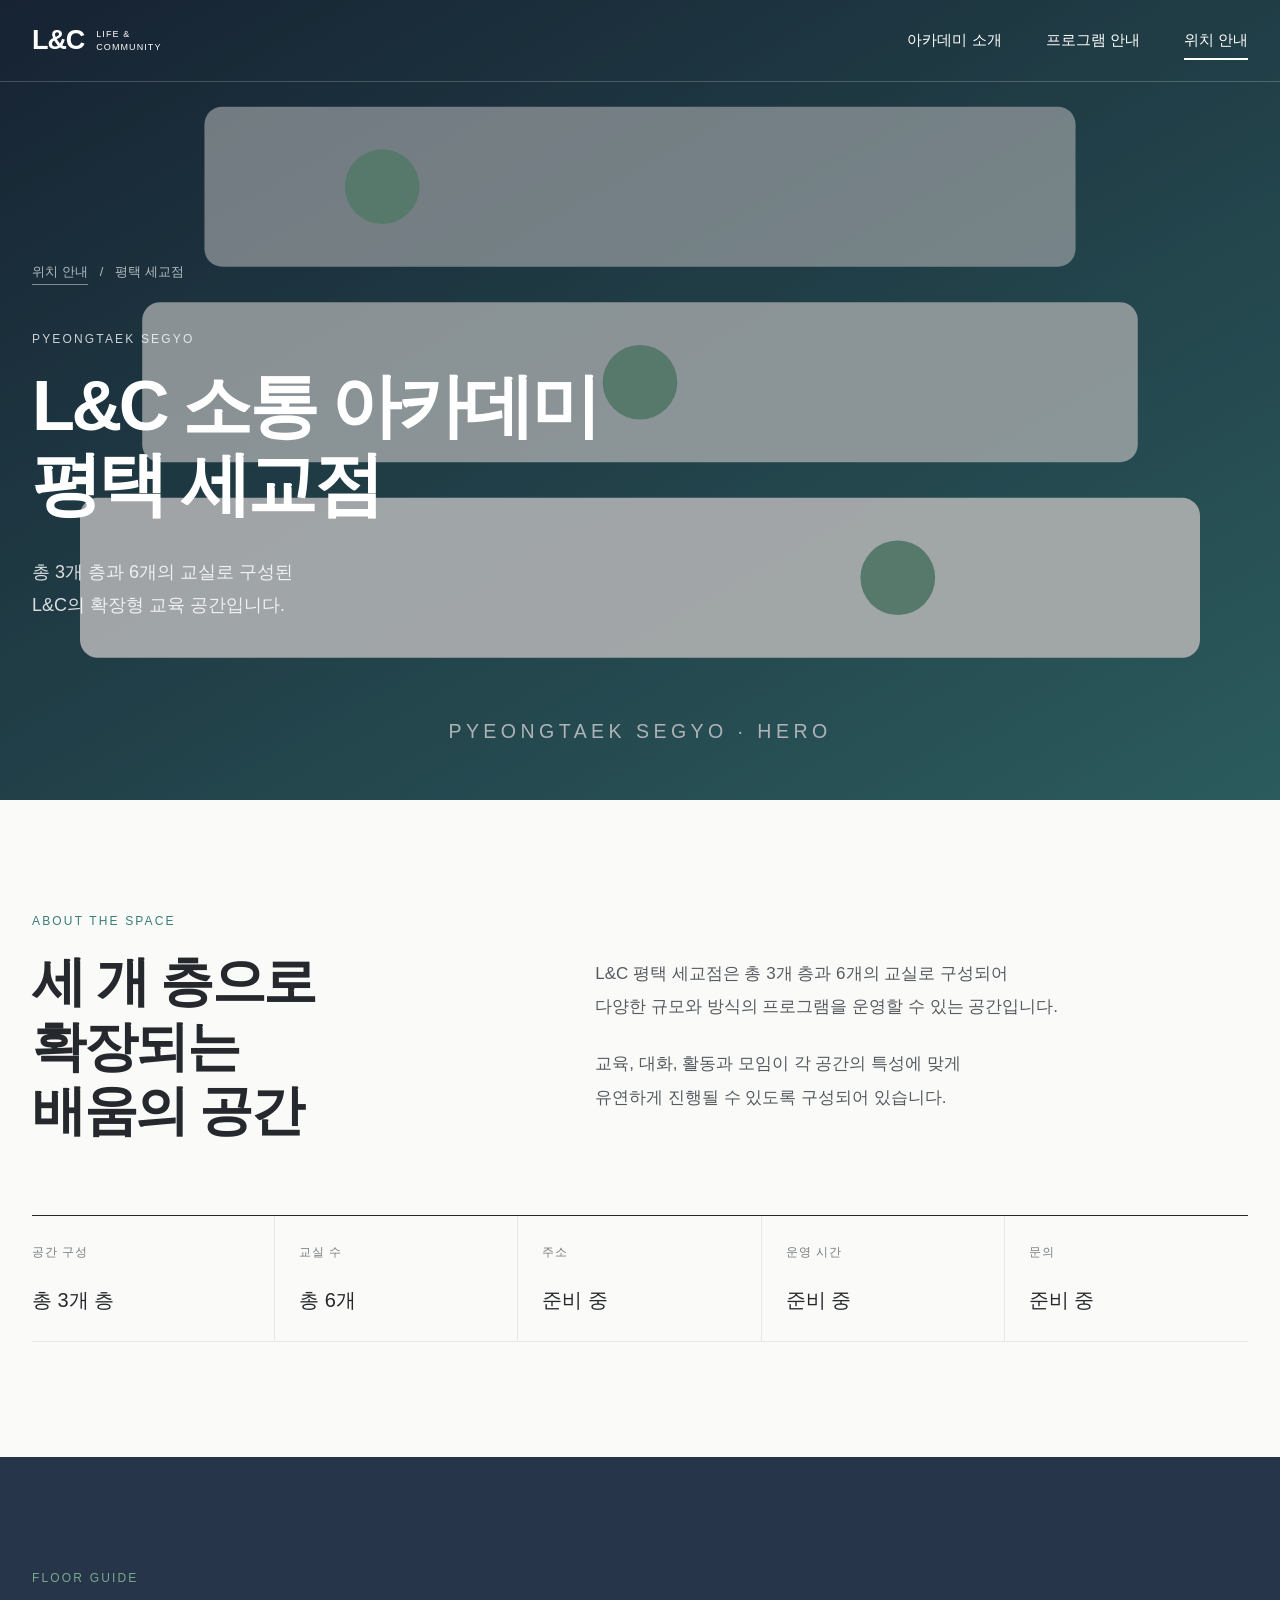
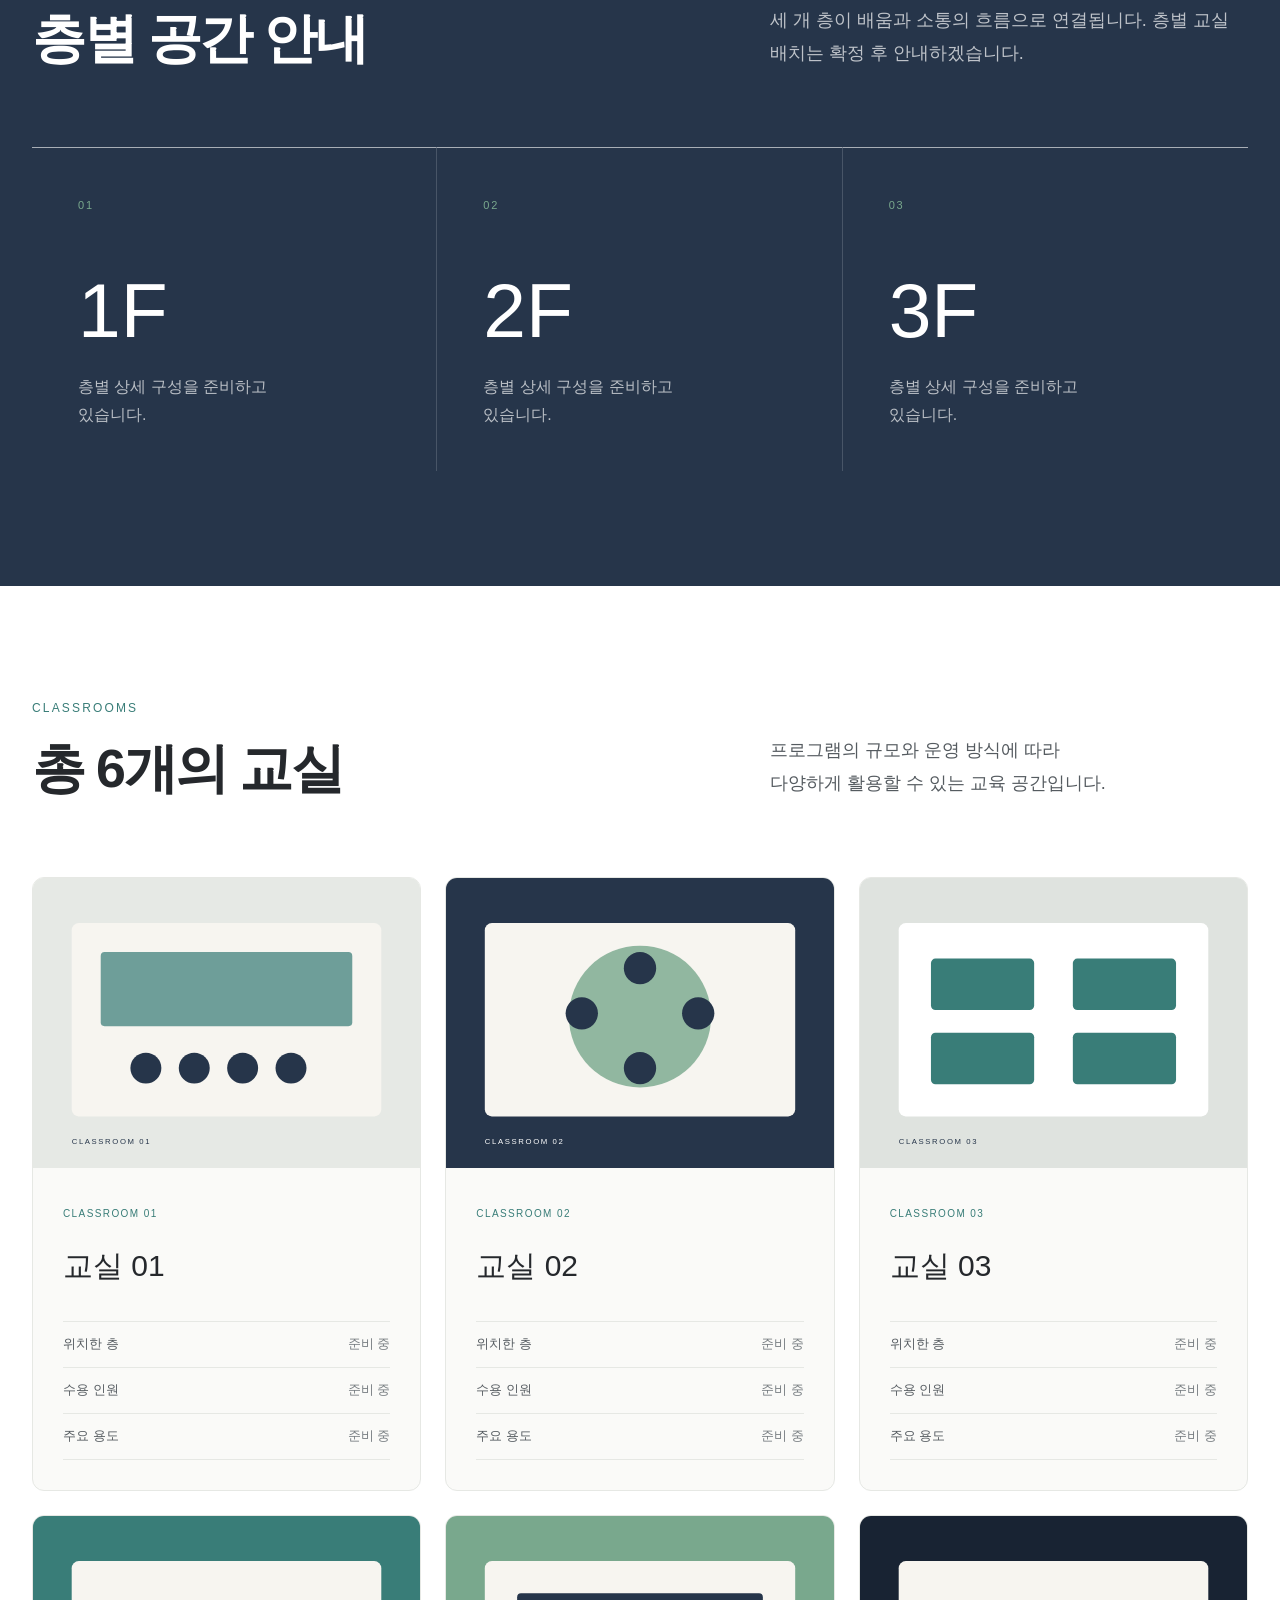
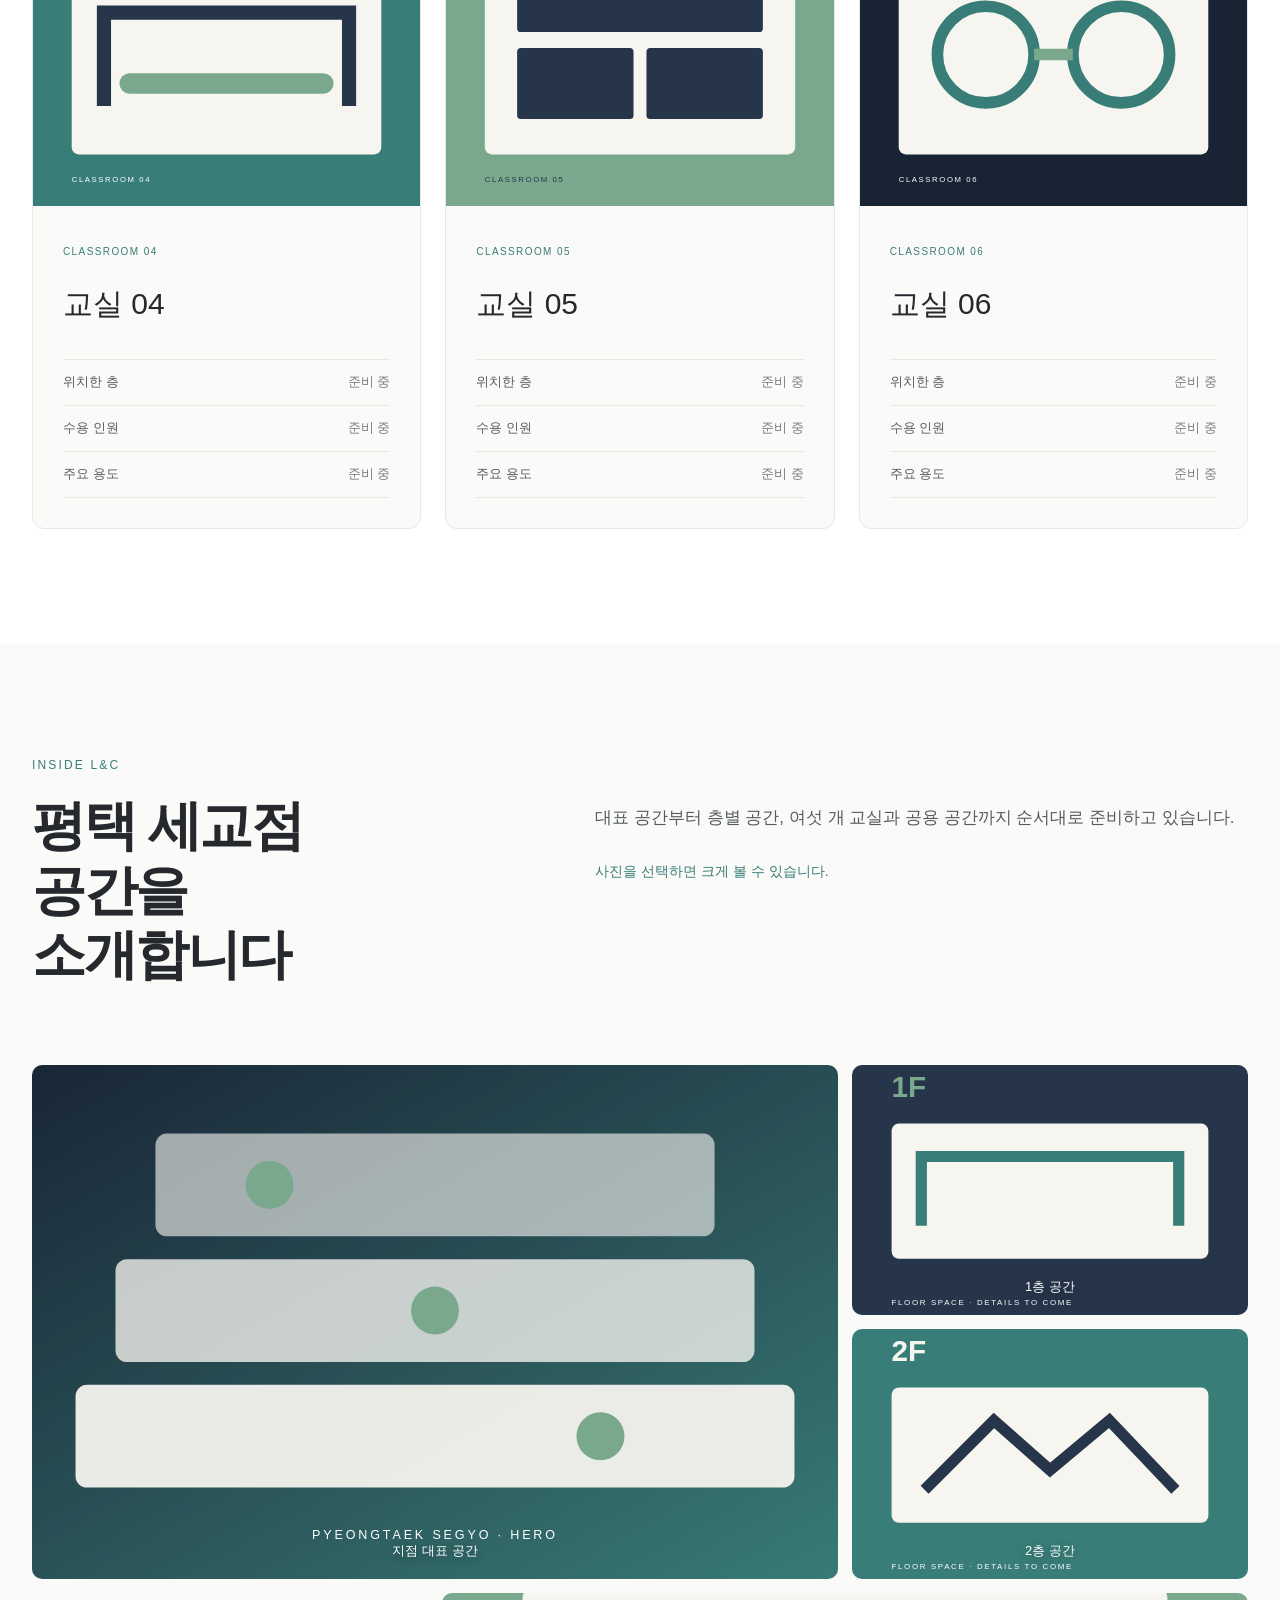
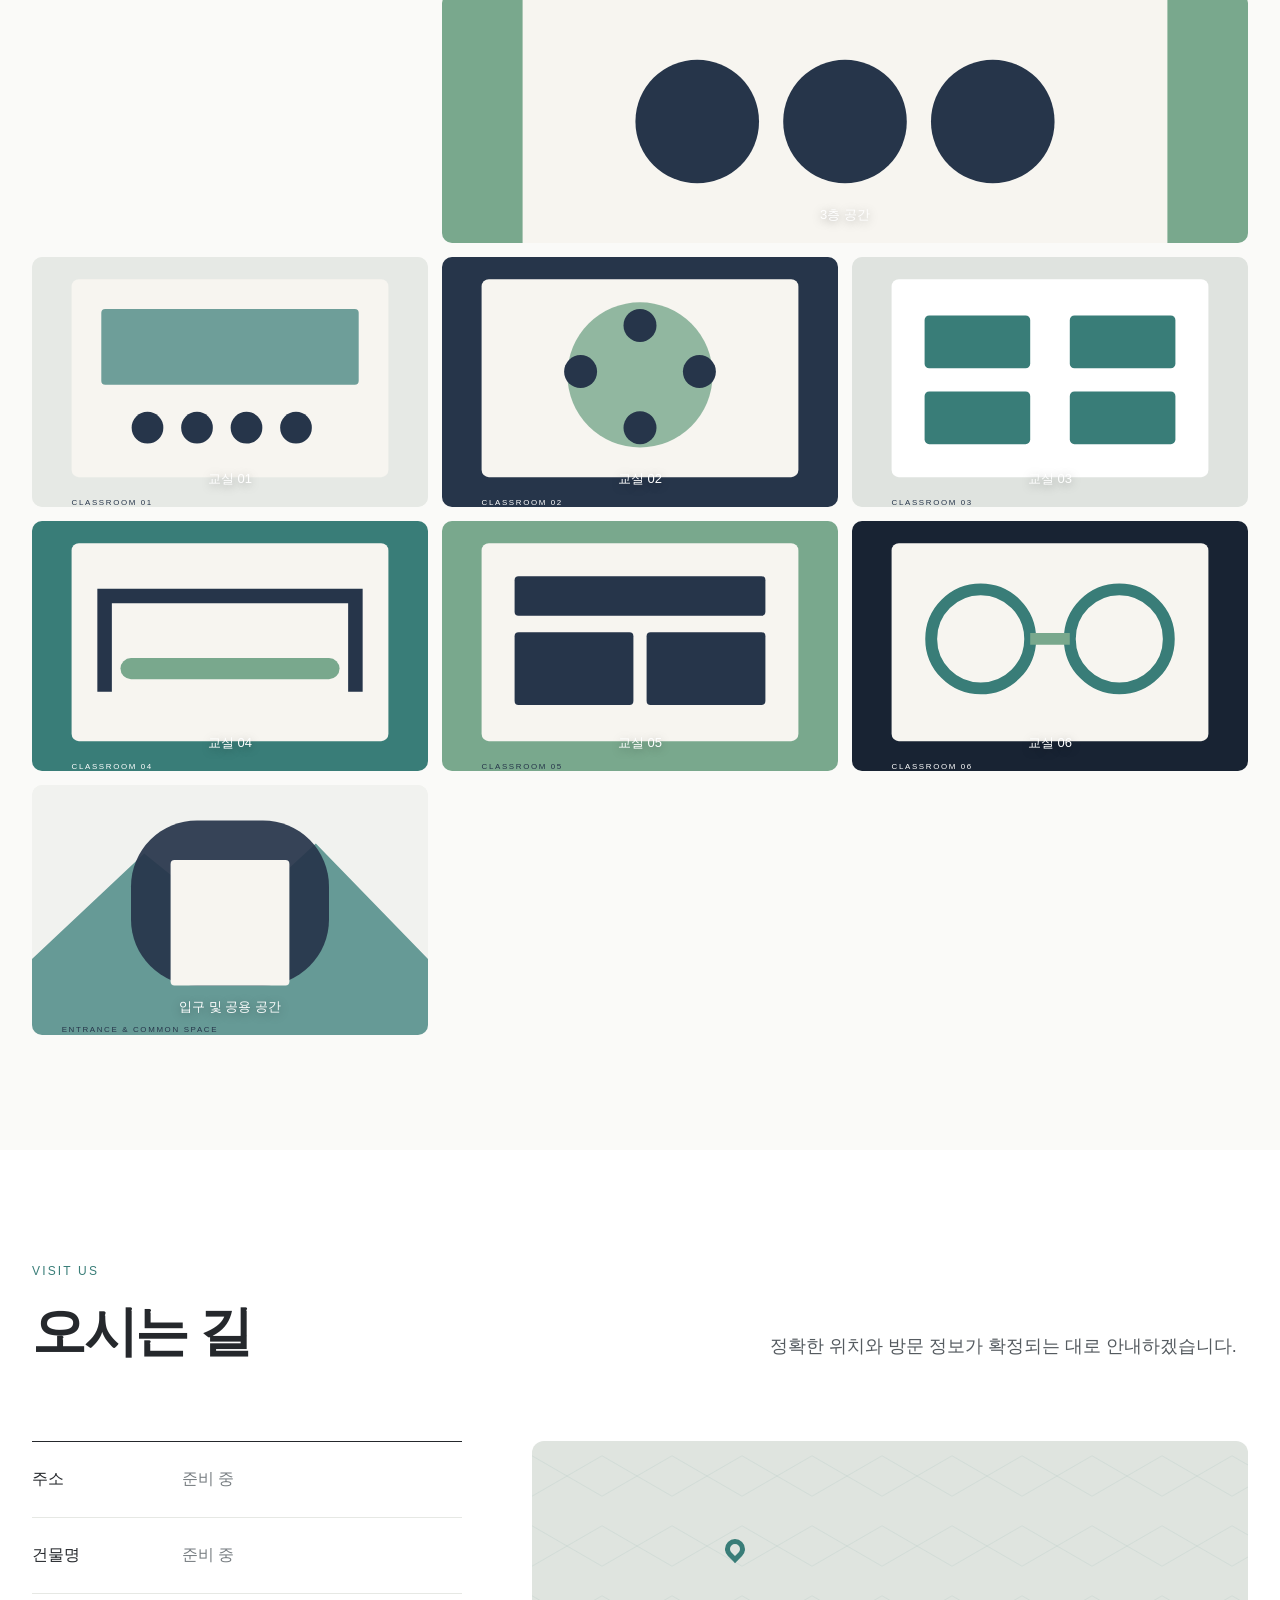
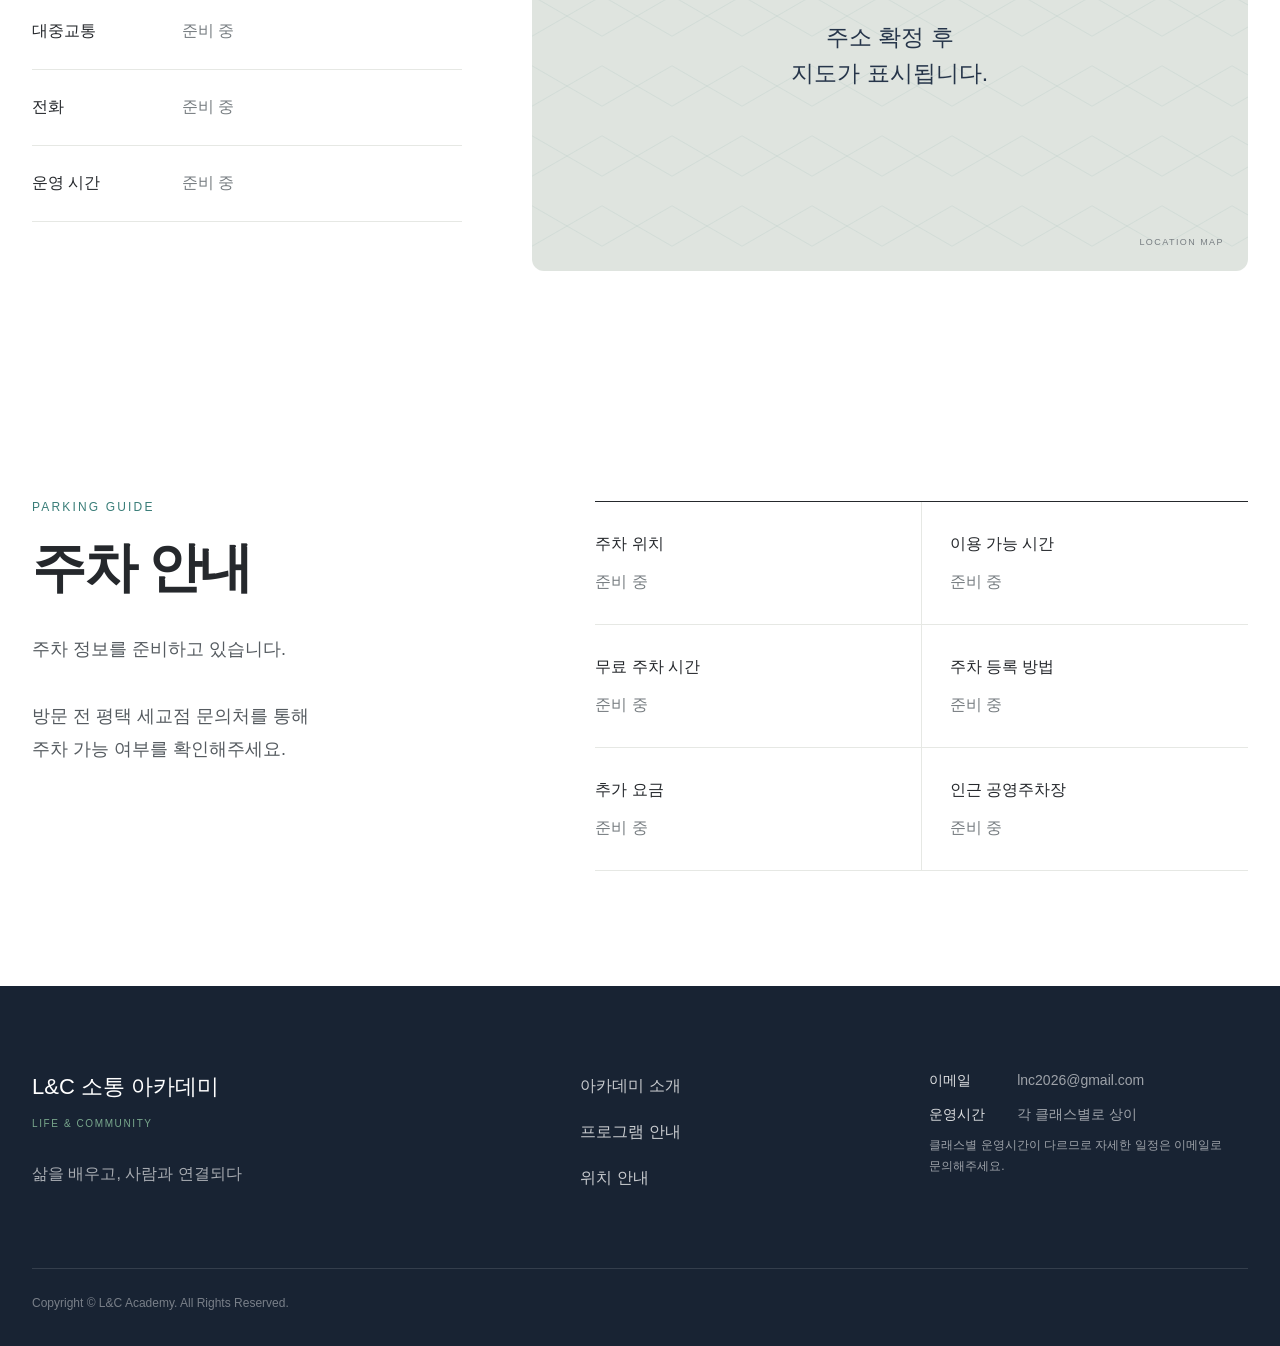
<file: locations/pyeongtaek-segyo.html>
<!doctype html>
<html lang="ko">
<head>
  <meta charset="utf-8">
  <meta name="viewport" content="width=device-width, initial-scale=1">
  <meta name="robots" content="noindex, nofollow">
  <meta name="description" content="총 3개 층과 6개 교실로 구성된 L&C 소통 아카데미 평택 세교점의 공간과 방문 정보를 안내합니다.">
  <meta name="theme-color" content="#26354a">
  <title>평택 세교점 위치 안내 | L&amp;C 소통 아카데미</title>
  <link rel="stylesheet" href="../assets/css/style.css">
</head>
<body class="lnc-page" data-page="location">
  <a class="lnc-skip-link" href="#lnc-main">본문으로 바로가기</a>
  <header class="lnc-header" data-header>
    <div class="lnc-header-inner">
      <a class="lnc-wordmark" href="../index.html" aria-label="L&C 소통 아카데미 홈"><span class="lnc-wordmark-main">L&amp;C</span><span class="lnc-wordmark-sub">LIFE &amp; COMMUNITY</span></a>
      <button class="lnc-menu-toggle" type="button" aria-expanded="false" aria-controls="lnc-primary-nav" aria-label="메뉴 열기" data-menu-toggle><span class="lnc-menu-line"></span><span class="lnc-menu-line"></span></button>
      <nav class="lnc-nav" id="lnc-primary-nav" aria-label="주요 메뉴" data-menu><a class="lnc-nav-link" data-nav-page="academy" href="../index.html">아카데미 소개</a><a class="lnc-nav-link" data-nav-page="programs" href="../programs.html">프로그램 안내</a><a class="lnc-nav-link" data-nav-page="location" href="../location.html">위치 안내</a></nav>
      <button class="lnc-menu-scrim" type="button" aria-label="메뉴 닫기" tabindex="-1" data-menu-scrim></button>
    </div>
  </header>

  <main id="lnc-main">
    <section class="lnc-subhero lnc-branch-hero lnc-segyo-hero" aria-labelledby="lnc-segyo-title">
      <img class="lnc-hero-image" src="../assets/images/location/segyo-hero.svg" alt="세 개 층과 여섯 교실로 확장된 L&C 평택 세교점">
      <div class="lnc-hero-overlay"></div>
      <div class="lnc-container lnc-branch-hero-content"><nav class="lnc-breadcrumb" aria-label="현재 위치"><a href="../location.html">위치 안내</a><span aria-hidden="true">/</span><span>평택 세교점</span></nav><p class="lnc-eyebrow lnc-eyebrow-light">PYEONGTAEK SEGYO</p><h1 id="lnc-segyo-title">L&amp;C 소통 아카데미<br>평택 세교점</h1><p>총 3개 층과 6개의 교실로 구성된<br>L&amp;C의 확장형 교육 공간입니다.</p></div>
    </section>

    <section class="lnc-section lnc-branch-intro" aria-labelledby="lnc-segyo-overview-title">
      <div class="lnc-container">
        <div class="lnc-editorial-head lnc-branch-overview">
          <div class="lnc-editorial-title"><p class="lnc-eyebrow">ABOUT THE SPACE</p><h2 class="lnc-section-title" id="lnc-segyo-overview-title">세 개 층으로 확장되는<br>배움의 공간</h2></div>
          <div class="lnc-prose lnc-editorial-copy"><p>L&amp;C 평택 세교점은 총 3개 층과 6개의 교실로 구성되어<br>다양한 규모와 방식의 프로그램을 운영할 수 있는 공간입니다.</p><p>교육, 대화, 활동과 모임이 각 공간의 특성에 맞게<br>유연하게 진행될 수 있도록 구성되어 있습니다.</p></div>
        </div>
        <dl class="lnc-branch-facts"><div><dt>공간 구성</dt><dd>총 3개 층</dd></div><div><dt>교실 수</dt><dd>총 6개</dd></div><div><dt>주소</dt><dd>준비 중</dd></div><div><dt>운영 시간</dt><dd>준비 중</dd></div><div><dt>문의</dt><dd>준비 중</dd></div></dl>
      </div>
    </section>

    <section class="lnc-section lnc-floor-guide" aria-labelledby="lnc-floor-guide-title">
      <div class="lnc-container">
        <div class="lnc-section-heading lnc-section-heading-split"><div><p class="lnc-eyebrow">FLOOR GUIDE</p><h2 class="lnc-section-title" id="lnc-floor-guide-title">층별 공간 안내</h2></div><p class="lnc-section-summary">세 개 층이 배움과 소통의 흐름으로 연결됩니다. 층별 교실 배치는 확정 후 안내하겠습니다.</p></div>
        <!-- 층별 교실 배치가 확정되면 아래 각 lnc-floor-item의 설명만 수정하세요. -->
        <ol class="lnc-floor-flow">
          <li class="lnc-floor-item"><span>01</span><h3>1F</h3><p>층별 상세 구성을 준비하고 있습니다.</p></li>
          <li class="lnc-floor-item"><span>02</span><h3>2F</h3><p>층별 상세 구성을 준비하고 있습니다.</p></li>
          <li class="lnc-floor-item"><span>03</span><h3>3F</h3><p>층별 상세 구성을 준비하고 있습니다.</p></li>
        </ol>
      </div>
    </section>

    <section class="lnc-section lnc-classrooms" aria-labelledby="lnc-classrooms-title">
      <div class="lnc-container">
        <div class="lnc-section-heading lnc-section-heading-split"><div><p class="lnc-eyebrow">CLASSROOMS</p><h2 class="lnc-section-title" id="lnc-classrooms-title">총 6개의 교실</h2></div><p class="lnc-section-summary">프로그램의 규모와 운영 방식에 따라<br>다양하게 활용할 수 있는 교육 공간입니다.</p></div>
        <div class="lnc-classroom-grid">
          <!-- 교실 01 수정 위치: 실제 교실명, 층, 수용 인원, 주요 용도, 사진 -->
          <article class="lnc-classroom-card lnc-reveal"><img src="../assets/images/location/segyo-classroom-01.svg" alt="평택 세교점 교실 01 이미지 준비 중"><div><span>CLASSROOM 01</span><h3>교실 01</h3><dl><div><dt>위치한 층</dt><dd>준비 중</dd></div><div><dt>수용 인원</dt><dd>준비 중</dd></div><div><dt>주요 용도</dt><dd>준비 중</dd></div></dl></div></article>
          <!-- 교실 02 수정 위치: 실제 교실명, 층, 수용 인원, 주요 용도, 사진 -->
          <article class="lnc-classroom-card lnc-reveal"><img src="../assets/images/location/segyo-classroom-02.svg" alt="평택 세교점 교실 02 이미지 준비 중"><div><span>CLASSROOM 02</span><h3>교실 02</h3><dl><div><dt>위치한 층</dt><dd>준비 중</dd></div><div><dt>수용 인원</dt><dd>준비 중</dd></div><div><dt>주요 용도</dt><dd>준비 중</dd></div></dl></div></article>
          <!-- 교실 03 수정 위치: 실제 교실명, 층, 수용 인원, 주요 용도, 사진 -->
          <article class="lnc-classroom-card lnc-reveal"><img src="../assets/images/location/segyo-classroom-03.svg" alt="평택 세교점 교실 03 이미지 준비 중"><div><span>CLASSROOM 03</span><h3>교실 03</h3><dl><div><dt>위치한 층</dt><dd>준비 중</dd></div><div><dt>수용 인원</dt><dd>준비 중</dd></div><div><dt>주요 용도</dt><dd>준비 중</dd></div></dl></div></article>
          <!-- 교실 04 수정 위치: 실제 교실명, 층, 수용 인원, 주요 용도, 사진 -->
          <article class="lnc-classroom-card lnc-reveal"><img src="../assets/images/location/segyo-classroom-04.svg" alt="평택 세교점 교실 04 이미지 준비 중"><div><span>CLASSROOM 04</span><h3>교실 04</h3><dl><div><dt>위치한 층</dt><dd>준비 중</dd></div><div><dt>수용 인원</dt><dd>준비 중</dd></div><div><dt>주요 용도</dt><dd>준비 중</dd></div></dl></div></article>
          <!-- 교실 05 수정 위치: 실제 교실명, 층, 수용 인원, 주요 용도, 사진 -->
          <article class="lnc-classroom-card lnc-reveal"><img src="../assets/images/location/segyo-classroom-05.svg" alt="평택 세교점 교실 05 이미지 준비 중"><div><span>CLASSROOM 05</span><h3>교실 05</h3><dl><div><dt>위치한 층</dt><dd>준비 중</dd></div><div><dt>수용 인원</dt><dd>준비 중</dd></div><div><dt>주요 용도</dt><dd>준비 중</dd></div></dl></div></article>
          <!-- 교실 06 수정 위치: 실제 교실명, 층, 수용 인원, 주요 용도, 사진 -->
          <article class="lnc-classroom-card lnc-reveal"><img src="../assets/images/location/segyo-classroom-06.svg" alt="평택 세교점 교실 06 이미지 준비 중"><div><span>CLASSROOM 06</span><h3>교실 06</h3><dl><div><dt>위치한 층</dt><dd>준비 중</dd></div><div><dt>수용 인원</dt><dd>준비 중</dd></div><div><dt>주요 용도</dt><dd>준비 중</dd></div></dl></div></article>
        </div>
      </div>
    </section>

    <section class="lnc-section lnc-space" aria-labelledby="lnc-segyo-space-title">
      <div class="lnc-container">
        <div class="lnc-editorial-head lnc-space-head"><div class="lnc-editorial-title"><p class="lnc-eyebrow">INSIDE L&amp;C</p><h2 class="lnc-section-title" id="lnc-segyo-space-title">평택 세교점 공간을<br>소개합니다</h2></div><div class="lnc-prose lnc-editorial-copy"><p>대표 공간부터 층별 공간, 여섯 개 교실과 공용 공간까지 순서대로 준비하고 있습니다.</p><p class="lnc-gallery-help">사진을 선택하면 크게 볼 수 있습니다.</p></div></div>
        <div class="lnc-segyo-gallery" data-gallery>
          <button class="lnc-gallery-item lnc-segyo-gallery-main" type="button" data-lightbox-src="../assets/images/location/segyo-hero.svg" data-lightbox-alt="평택 세교점 대표 공간"><img src="../assets/images/location/segyo-hero.svg" alt="평택 세교점 대표 공간"><span>지점 대표 공간</span></button>
          <button class="lnc-gallery-item" type="button" data-lightbox-src="../assets/images/location/segyo-floor-01.svg" data-lightbox-alt="평택 세교점 1층 공간"><img src="../assets/images/location/segyo-floor-01.svg" alt="평택 세교점 1층 공간"><span>1층 공간</span></button>
          <button class="lnc-gallery-item" type="button" data-lightbox-src="../assets/images/location/segyo-floor-02.svg" data-lightbox-alt="평택 세교점 2층 공간"><img src="../assets/images/location/segyo-floor-02.svg" alt="평택 세교점 2층 공간"><span>2층 공간</span></button>
          <button class="lnc-gallery-item" type="button" data-lightbox-src="../assets/images/location/segyo-floor-03.svg" data-lightbox-alt="평택 세교점 3층 공간"><img src="../assets/images/location/segyo-floor-03.svg" alt="평택 세교점 3층 공간"><span>3층 공간</span></button>
          <button class="lnc-gallery-item" type="button" data-lightbox-src="../assets/images/location/segyo-classroom-01.svg" data-lightbox-alt="평택 세교점 교실 01"><img src="../assets/images/location/segyo-classroom-01.svg" alt="평택 세교점 교실 01"><span>교실 01</span></button>
          <button class="lnc-gallery-item" type="button" data-lightbox-src="../assets/images/location/segyo-classroom-02.svg" data-lightbox-alt="평택 세교점 교실 02"><img src="../assets/images/location/segyo-classroom-02.svg" alt="평택 세교점 교실 02"><span>교실 02</span></button>
          <button class="lnc-gallery-item" type="button" data-lightbox-src="../assets/images/location/segyo-classroom-03.svg" data-lightbox-alt="평택 세교점 교실 03"><img src="../assets/images/location/segyo-classroom-03.svg" alt="평택 세교점 교실 03"><span>교실 03</span></button>
          <button class="lnc-gallery-item" type="button" data-lightbox-src="../assets/images/location/segyo-classroom-04.svg" data-lightbox-alt="평택 세교점 교실 04"><img src="../assets/images/location/segyo-classroom-04.svg" alt="평택 세교점 교실 04"><span>교실 04</span></button>
          <button class="lnc-gallery-item" type="button" data-lightbox-src="../assets/images/location/segyo-classroom-05.svg" data-lightbox-alt="평택 세교점 교실 05"><img src="../assets/images/location/segyo-classroom-05.svg" alt="평택 세교점 교실 05"><span>교실 05</span></button>
          <button class="lnc-gallery-item" type="button" data-lightbox-src="../assets/images/location/segyo-classroom-06.svg" data-lightbox-alt="평택 세교점 교실 06"><img src="../assets/images/location/segyo-classroom-06.svg" alt="평택 세교점 교실 06"><span>교실 06</span></button>
          <button class="lnc-gallery-item" type="button" data-lightbox-src="../assets/images/location/segyo-common.svg" data-lightbox-alt="평택 세교점 입구 및 공용 공간"><img src="../assets/images/location/segyo-common.svg" alt="평택 세교점 입구 및 공용 공간"><span>입구 및 공용 공간</span></button>
        </div>
      </div>
    </section>

    <section class="lnc-section lnc-directions" aria-labelledby="lnc-segyo-directions-title">
      <div class="lnc-container">
        <div class="lnc-section-heading lnc-section-heading-split"><div><p class="lnc-eyebrow">VISIT US</p><h2 class="lnc-section-title" id="lnc-segyo-directions-title">오시는 길</h2></div><p class="lnc-section-summary">정확한 위치와 방문 정보가 확정되는 대로 안내하겠습니다.</p></div>
        <div class="lnc-direction-layout">
          <dl class="lnc-info-list"><div><dt>주소</dt><dd>준비 중</dd></div><div><dt>건물명</dt><dd>준비 중</dd></div><div><dt>대중교통</dt><dd>준비 중</dd></div><div><dt>전화</dt><dd>준비 중</dd></div><div><dt>운영 시간</dt><dd>준비 중</dd></div></dl>
          <div class="lnc-map-placeholder" role="img" aria-label="평택 세교점 지도 준비 중"><span class="lnc-map-marker" aria-hidden="true"></span><strong>주소 확정 후<br>지도가 표시됩니다.</strong><small>LOCATION MAP</small></div>
        </div>
      </div>
    </section>

    <section class="lnc-section lnc-parking" aria-labelledby="lnc-segyo-parking-title">
      <div class="lnc-container lnc-parking-layout">
        <div><p class="lnc-eyebrow">PARKING GUIDE</p><h2 class="lnc-section-title" id="lnc-segyo-parking-title">주차 안내</h2><p class="lnc-section-summary">주차 정보를 준비하고 있습니다.<br><br>방문 전 평택 세교점 문의처를 통해<br>주차 가능 여부를 확인해주세요.</p></div>
        <dl class="lnc-parking-list"><div><dt>주차 위치</dt><dd>준비 중</dd></div><div><dt>이용 가능 시간</dt><dd>준비 중</dd></div><div><dt>무료 주차 시간</dt><dd>준비 중</dd></div><div><dt>주차 등록 방법</dt><dd>준비 중</dd></div><div><dt>추가 요금</dt><dd>준비 중</dd></div><div><dt>인근 공영주차장</dt><dd>준비 중</dd></div></dl>
      </div>
    </section>
  </main>

  <div class="lnc-lightbox" role="dialog" aria-modal="true" aria-label="평택 세교점 공간 사진 크게 보기" hidden data-lightbox><button class="lnc-lightbox-backdrop" type="button" aria-label="사진 닫기" data-lightbox-close></button><div class="lnc-lightbox-panel"><button class="lnc-lightbox-close" type="button" aria-label="사진 닫기" data-lightbox-close><span aria-hidden="true"></span></button><img alt="" data-lightbox-image><p data-lightbox-caption></p></div></div>

  <footer class="lnc-footer">
    <div class="lnc-container lnc-footer-grid"><div class="lnc-footer-brand"><strong>L&amp;C 소통 아카데미</strong><span>LIFE &amp; COMMUNITY</span><p>삶을 배우고, 사람과 연결되다</p></div><nav class="lnc-footer-nav" aria-label="하단 메뉴"><a href="../index.html">아카데미 소개</a><a href="../programs.html">프로그램 안내</a><a href="../location.html">위치 안내</a></nav><div class="lnc-footer-info"><p><span>이메일</span> <a href="mailto:lnc2026@gmail.com">lnc2026@gmail.com</a></p><p><span>운영시간</span> 각 클래스별로 상이</p><p class="lnc-footer-note">클래스별 운영시간이 다르므로 자세한 일정은 이메일로 문의해주세요.</p></div></div>
    <div class="lnc-container lnc-footer-bottom">Copyright © L&amp;C Academy. All Rights Reserved.</div>
  </footer>
  <script src="../assets/js/main.js" defer></script>
</body>
</html>
</file>
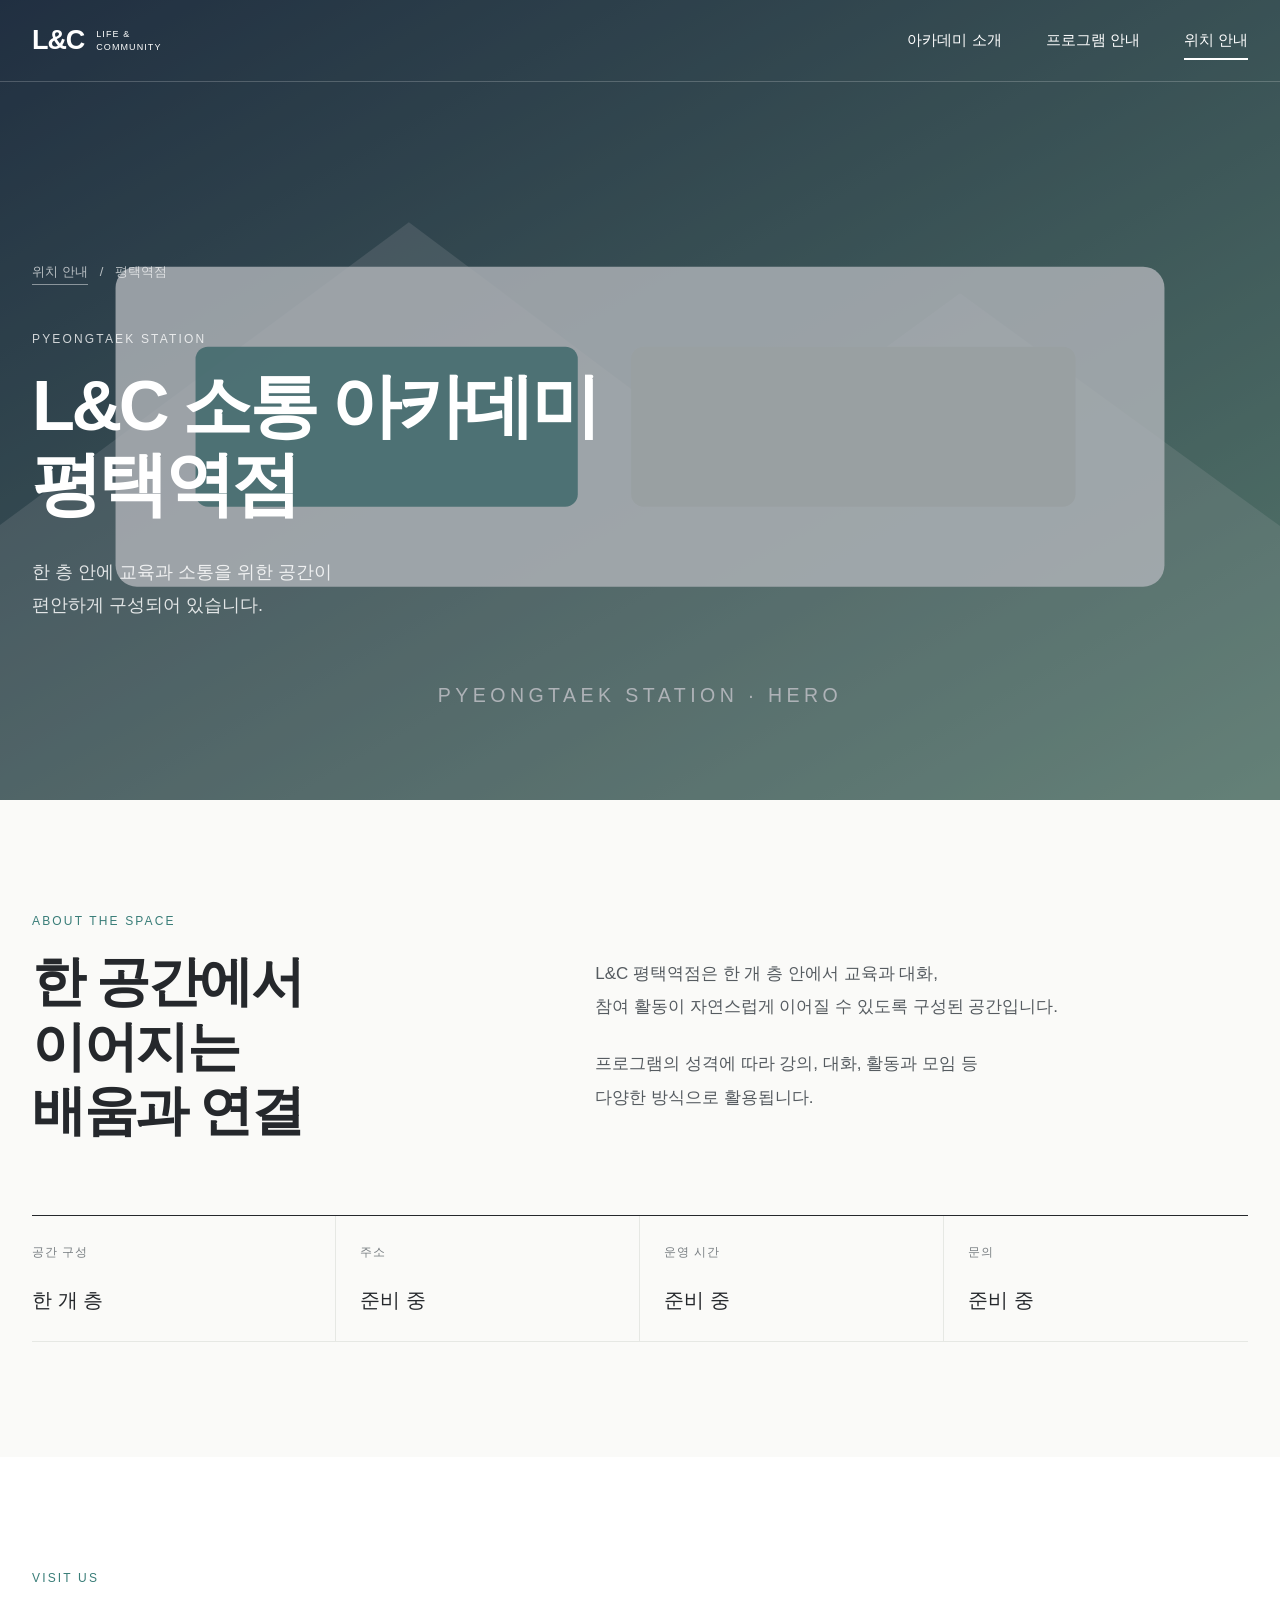
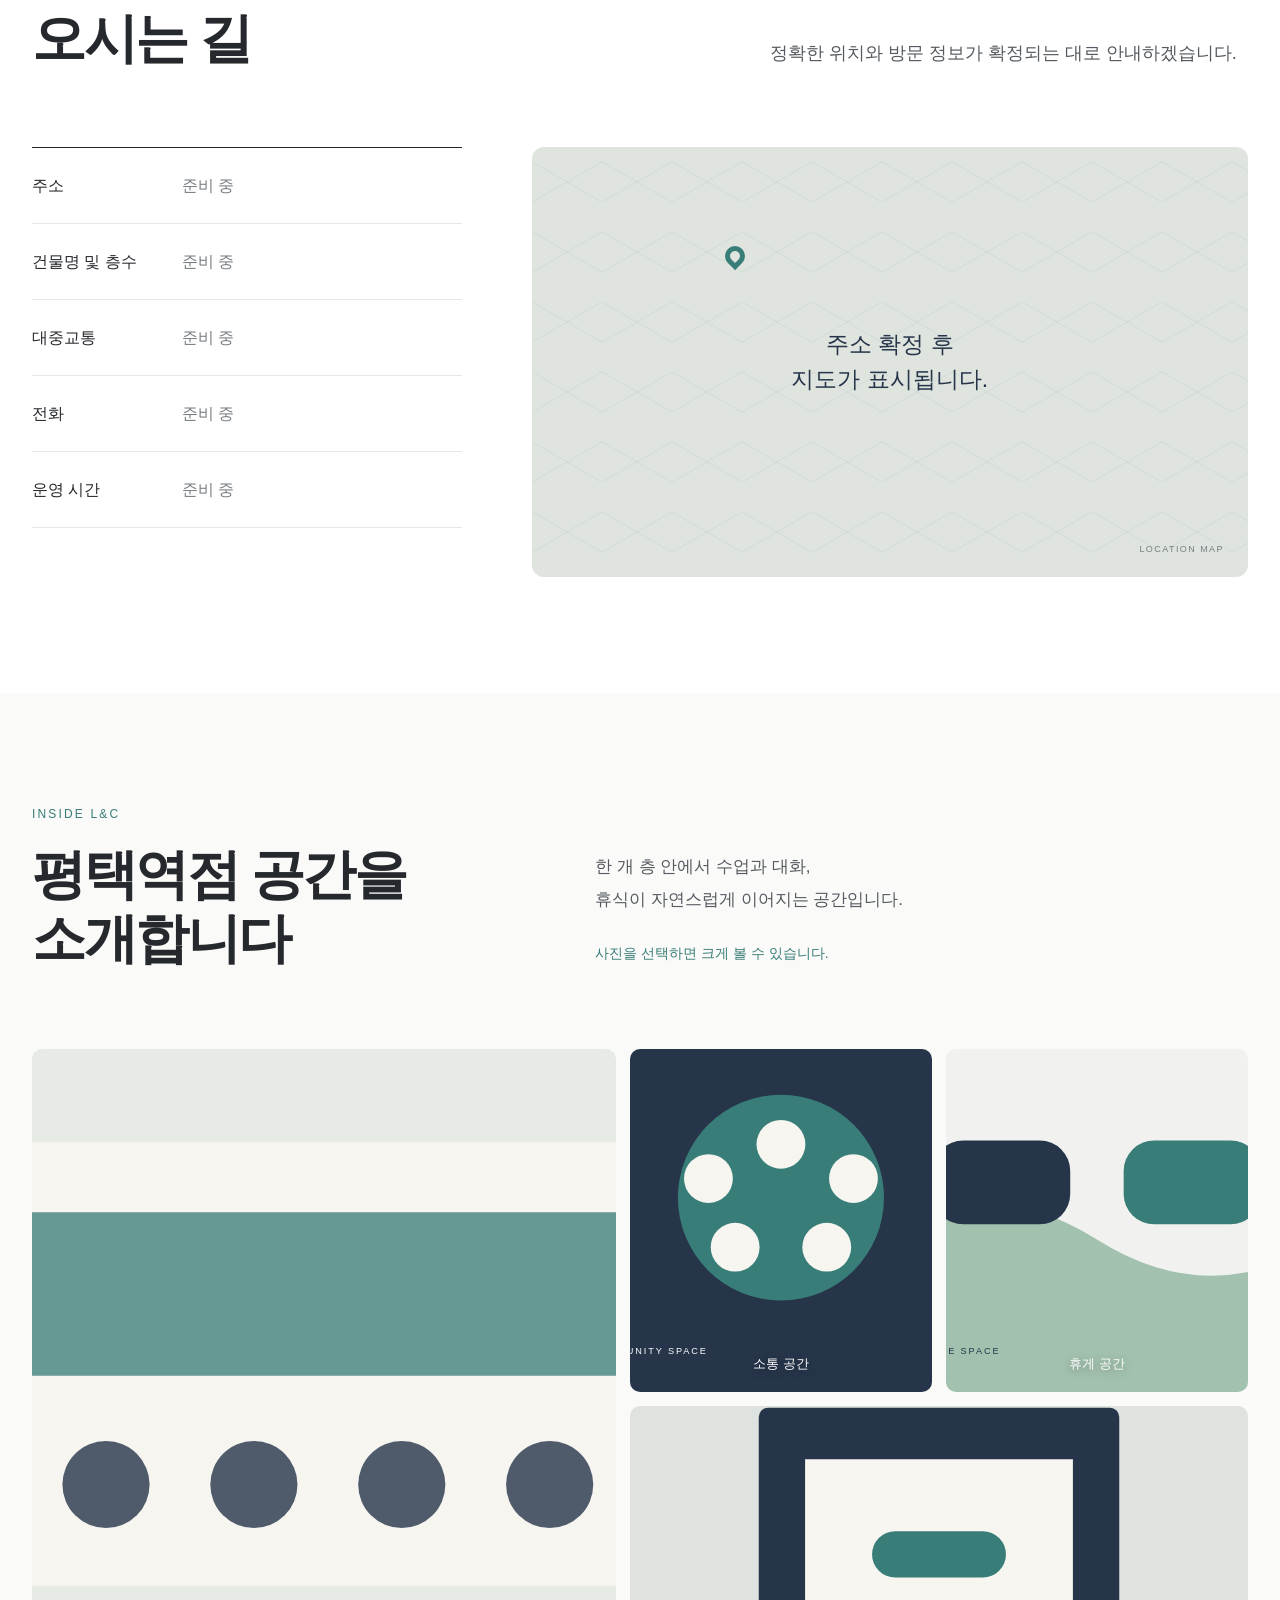
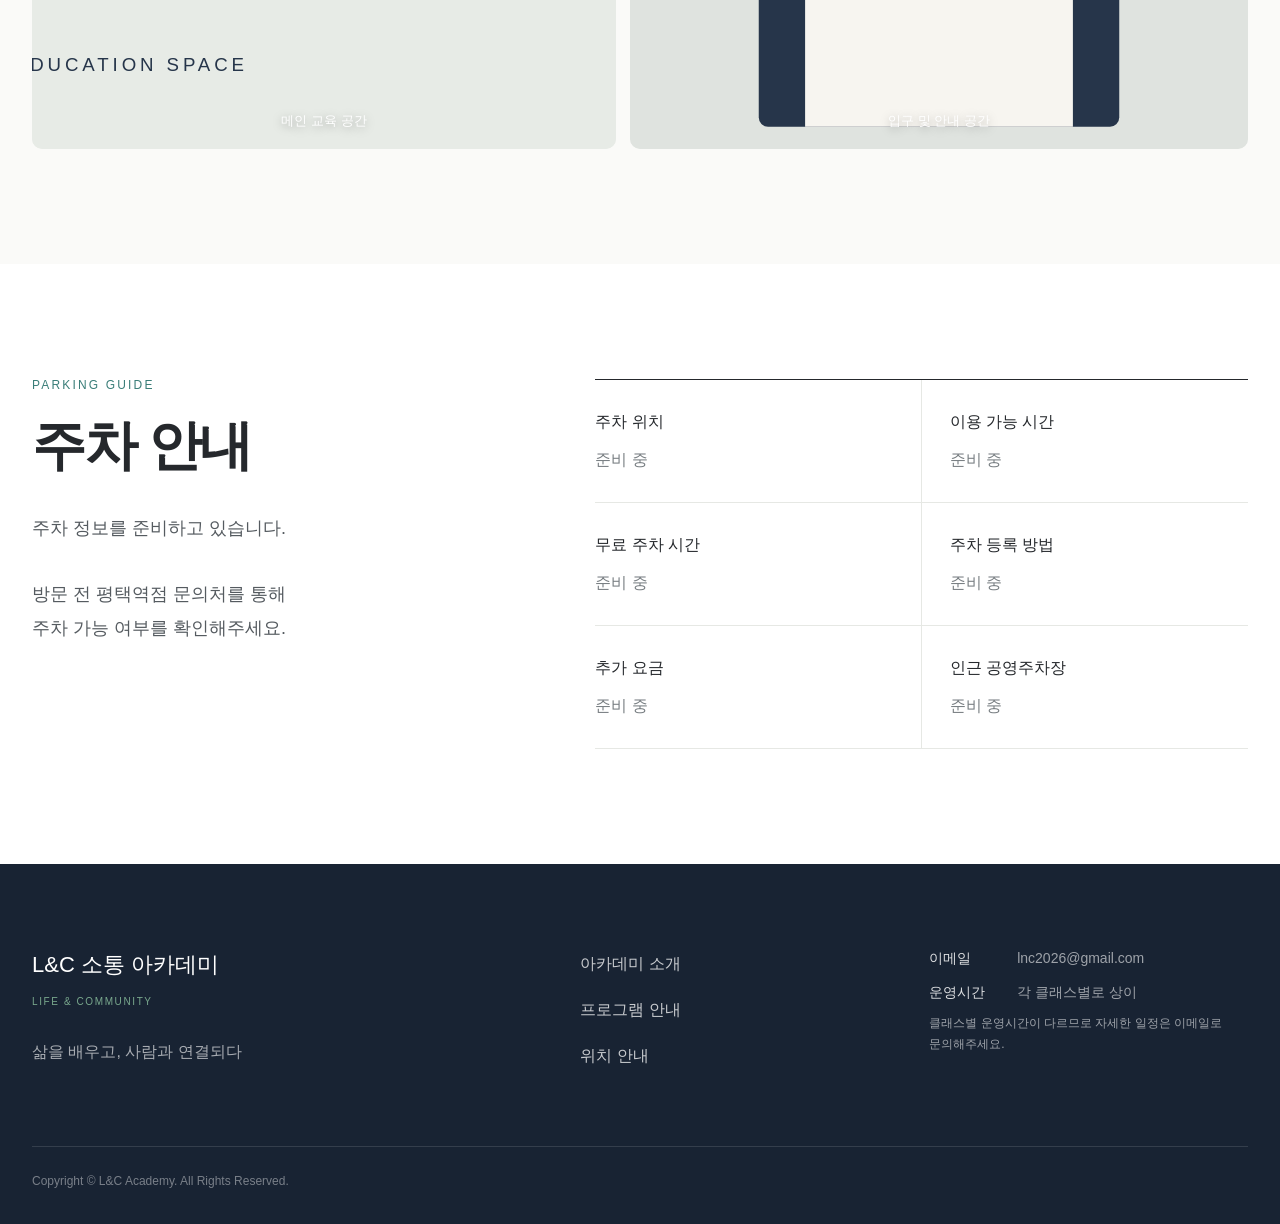
<file: locations/pyeongtaek-station.html>
<!doctype html>
<html lang="ko">
<head>
  <meta charset="utf-8">
  <meta name="viewport" content="width=device-width, initial-scale=1">
  <meta name="robots" content="noindex, nofollow">
  <meta name="description" content="L&C 소통 아카데미 평택역점의 공간, 오시는 길과 주차 정보를 안내합니다.">
  <meta name="theme-color" content="#26354a">
  <title>평택역점 위치 안내 | L&amp;C 소통 아카데미</title>
  <link rel="stylesheet" href="../assets/css/style.css">
</head>
<body class="lnc-page" data-page="location">
  <a class="lnc-skip-link" href="#lnc-main">본문으로 바로가기</a>
  <header class="lnc-header" data-header>
    <div class="lnc-header-inner">
      <a class="lnc-wordmark" href="../index.html" aria-label="L&C 소통 아카데미 홈"><span class="lnc-wordmark-main">L&amp;C</span><span class="lnc-wordmark-sub">LIFE &amp; COMMUNITY</span></a>
      <button class="lnc-menu-toggle" type="button" aria-expanded="false" aria-controls="lnc-primary-nav" aria-label="메뉴 열기" data-menu-toggle><span class="lnc-menu-line"></span><span class="lnc-menu-line"></span></button>
      <nav class="lnc-nav" id="lnc-primary-nav" aria-label="주요 메뉴" data-menu><a class="lnc-nav-link" data-nav-page="academy" href="../index.html">아카데미 소개</a><a class="lnc-nav-link" data-nav-page="programs" href="../programs.html">프로그램 안내</a><a class="lnc-nav-link" data-nav-page="location" href="../location.html">위치 안내</a></nav>
      <button class="lnc-menu-scrim" type="button" aria-label="메뉴 닫기" tabindex="-1" data-menu-scrim></button>
    </div>
  </header>

  <main id="lnc-main">
    <section class="lnc-subhero lnc-branch-hero lnc-station-hero" aria-labelledby="lnc-station-title">
      <img class="lnc-hero-image" src="../assets/images/location/station-hero.svg" alt="한 층에 교육과 소통 공간이 마련된 L&C 평택역점">
      <div class="lnc-hero-overlay"></div>
      <div class="lnc-container lnc-branch-hero-content"><nav class="lnc-breadcrumb" aria-label="현재 위치"><a href="../location.html">위치 안내</a><span aria-hidden="true">/</span><span>평택역점</span></nav><p class="lnc-eyebrow lnc-eyebrow-light">PYEONGTAEK STATION</p><h1 id="lnc-station-title">L&amp;C 소통 아카데미<br>평택역점</h1><p>한 층 안에 교육과 소통을 위한 공간이<br>편안하게 구성되어 있습니다.</p></div>
    </section>

    <section class="lnc-section lnc-branch-intro" aria-labelledby="lnc-station-overview-title">
      <div class="lnc-container">
        <div class="lnc-editorial-head lnc-branch-overview">
          <div class="lnc-editorial-title"><p class="lnc-eyebrow">ABOUT THE SPACE</p><h2 class="lnc-section-title" id="lnc-station-overview-title">한 공간에서 이어지는<br>배움과 연결</h2></div>
          <div class="lnc-prose lnc-editorial-copy"><p>L&amp;C 평택역점은 한 개 층 안에서 교육과 대화,<br>참여 활동이 자연스럽게 이어질 수 있도록 구성된 공간입니다.</p><p>프로그램의 성격에 따라 강의, 대화, 활동과 모임 등<br>다양한 방식으로 활용됩니다.</p></div>
        </div>
        <dl class="lnc-branch-facts"><div><dt>공간 구성</dt><dd>한 개 층</dd></div><div><dt>주소</dt><dd>준비 중</dd></div><div><dt>운영 시간</dt><dd>준비 중</dd></div><div><dt>문의</dt><dd>준비 중</dd></div></dl>
      </div>
    </section>

    <section class="lnc-section lnc-directions" aria-labelledby="lnc-station-directions-title">
      <div class="lnc-container">
        <div class="lnc-section-heading lnc-section-heading-split"><div><p class="lnc-eyebrow">VISIT US</p><h2 class="lnc-section-title" id="lnc-station-directions-title">오시는 길</h2></div><p class="lnc-section-summary">정확한 위치와 방문 정보가 확정되는 대로 안내하겠습니다.</p></div>
        <div class="lnc-direction-layout">
          <dl class="lnc-info-list"><div><dt>주소</dt><dd>준비 중</dd></div><div><dt>건물명 및 층수</dt><dd>준비 중</dd></div><div><dt>대중교통</dt><dd>준비 중</dd></div><div><dt>전화</dt><dd>준비 중</dd></div><div><dt>운영 시간</dt><dd>준비 중</dd></div></dl>
          <div class="lnc-map-placeholder" role="img" aria-label="평택역점 지도 준비 중"><span class="lnc-map-marker" aria-hidden="true"></span><strong>주소 확정 후<br>지도가 표시됩니다.</strong><small>LOCATION MAP</small></div>
        </div>
      </div>
    </section>

    <section class="lnc-section lnc-space" aria-labelledby="lnc-station-space-title">
      <div class="lnc-container">
        <div class="lnc-editorial-head lnc-space-head"><div class="lnc-editorial-title"><p class="lnc-eyebrow">INSIDE L&amp;C</p><h2 class="lnc-section-title" id="lnc-station-space-title">평택역점 공간을<br>소개합니다</h2></div><div class="lnc-prose lnc-editorial-copy"><p>한 개 층 안에서 수업과 대화,<br>휴식이 자연스럽게 이어지는 공간입니다.</p><p class="lnc-gallery-help">사진을 선택하면 크게 볼 수 있습니다.</p></div></div>
        <div class="lnc-gallery" data-gallery>
          <button class="lnc-gallery-item lnc-gallery-main" type="button" data-lightbox-src="../assets/images/location/station-main-room.svg" data-lightbox-alt="평택역점 메인 교육 공간"><img src="../assets/images/location/station-main-room.svg" alt="평택역점 메인 교육 공간"><span>메인 교육 공간</span></button>
          <button class="lnc-gallery-item" type="button" data-lightbox-src="../assets/images/location/station-community.svg" data-lightbox-alt="평택역점 소통 공간"><img src="../assets/images/location/station-community.svg" alt="평택역점 소통 공간"><span>소통 공간</span></button>
          <button class="lnc-gallery-item" type="button" data-lightbox-src="../assets/images/location/station-lounge.svg" data-lightbox-alt="평택역점 휴게 공간"><img src="../assets/images/location/station-lounge.svg" alt="평택역점 휴게 공간"><span>휴게 공간</span></button>
          <button class="lnc-gallery-item" type="button" data-lightbox-src="../assets/images/location/station-entrance.svg" data-lightbox-alt="평택역점 입구 및 안내 공간"><img src="../assets/images/location/station-entrance.svg" alt="평택역점 입구 및 안내 공간"><span>입구 및 안내 공간</span></button>
        </div>
      </div>
    </section>

    <section class="lnc-section lnc-parking" aria-labelledby="lnc-station-parking-title">
      <div class="lnc-container lnc-parking-layout">
        <div><p class="lnc-eyebrow">PARKING GUIDE</p><h2 class="lnc-section-title" id="lnc-station-parking-title">주차 안내</h2><p class="lnc-section-summary">주차 정보를 준비하고 있습니다.<br><br>방문 전 평택역점 문의처를 통해<br>주차 가능 여부를 확인해주세요.</p></div>
        <dl class="lnc-parking-list"><div><dt>주차 위치</dt><dd>준비 중</dd></div><div><dt>이용 가능 시간</dt><dd>준비 중</dd></div><div><dt>무료 주차 시간</dt><dd>준비 중</dd></div><div><dt>주차 등록 방법</dt><dd>준비 중</dd></div><div><dt>추가 요금</dt><dd>준비 중</dd></div><div><dt>인근 공영주차장</dt><dd>준비 중</dd></div></dl>
      </div>
    </section>
  </main>

  <div class="lnc-lightbox" role="dialog" aria-modal="true" aria-label="평택역점 공간 사진 크게 보기" hidden data-lightbox><button class="lnc-lightbox-backdrop" type="button" aria-label="사진 닫기" data-lightbox-close></button><div class="lnc-lightbox-panel"><button class="lnc-lightbox-close" type="button" aria-label="사진 닫기" data-lightbox-close><span aria-hidden="true"></span></button><img alt="" data-lightbox-image><p data-lightbox-caption></p></div></div>

  <footer class="lnc-footer">
    <div class="lnc-container lnc-footer-grid"><div class="lnc-footer-brand"><strong>L&amp;C 소통 아카데미</strong><span>LIFE &amp; COMMUNITY</span><p>삶을 배우고, 사람과 연결되다</p></div><nav class="lnc-footer-nav" aria-label="하단 메뉴"><a href="../index.html">아카데미 소개</a><a href="../programs.html">프로그램 안내</a><a href="../location.html">위치 안내</a></nav><div class="lnc-footer-info"><p><span>이메일</span> <a href="mailto:lnc2026@gmail.com">lnc2026@gmail.com</a></p><p><span>운영시간</span> 각 클래스별로 상이</p><p class="lnc-footer-note">클래스별 운영시간이 다르므로 자세한 일정은 이메일로 문의해주세요.</p></div></div>
    <div class="lnc-container lnc-footer-bottom">Copyright © L&amp;C Academy. All Rights Reserved.</div>
  </footer>
  <script src="../assets/js/main.js" defer></script>
</body>
</html>
</file>
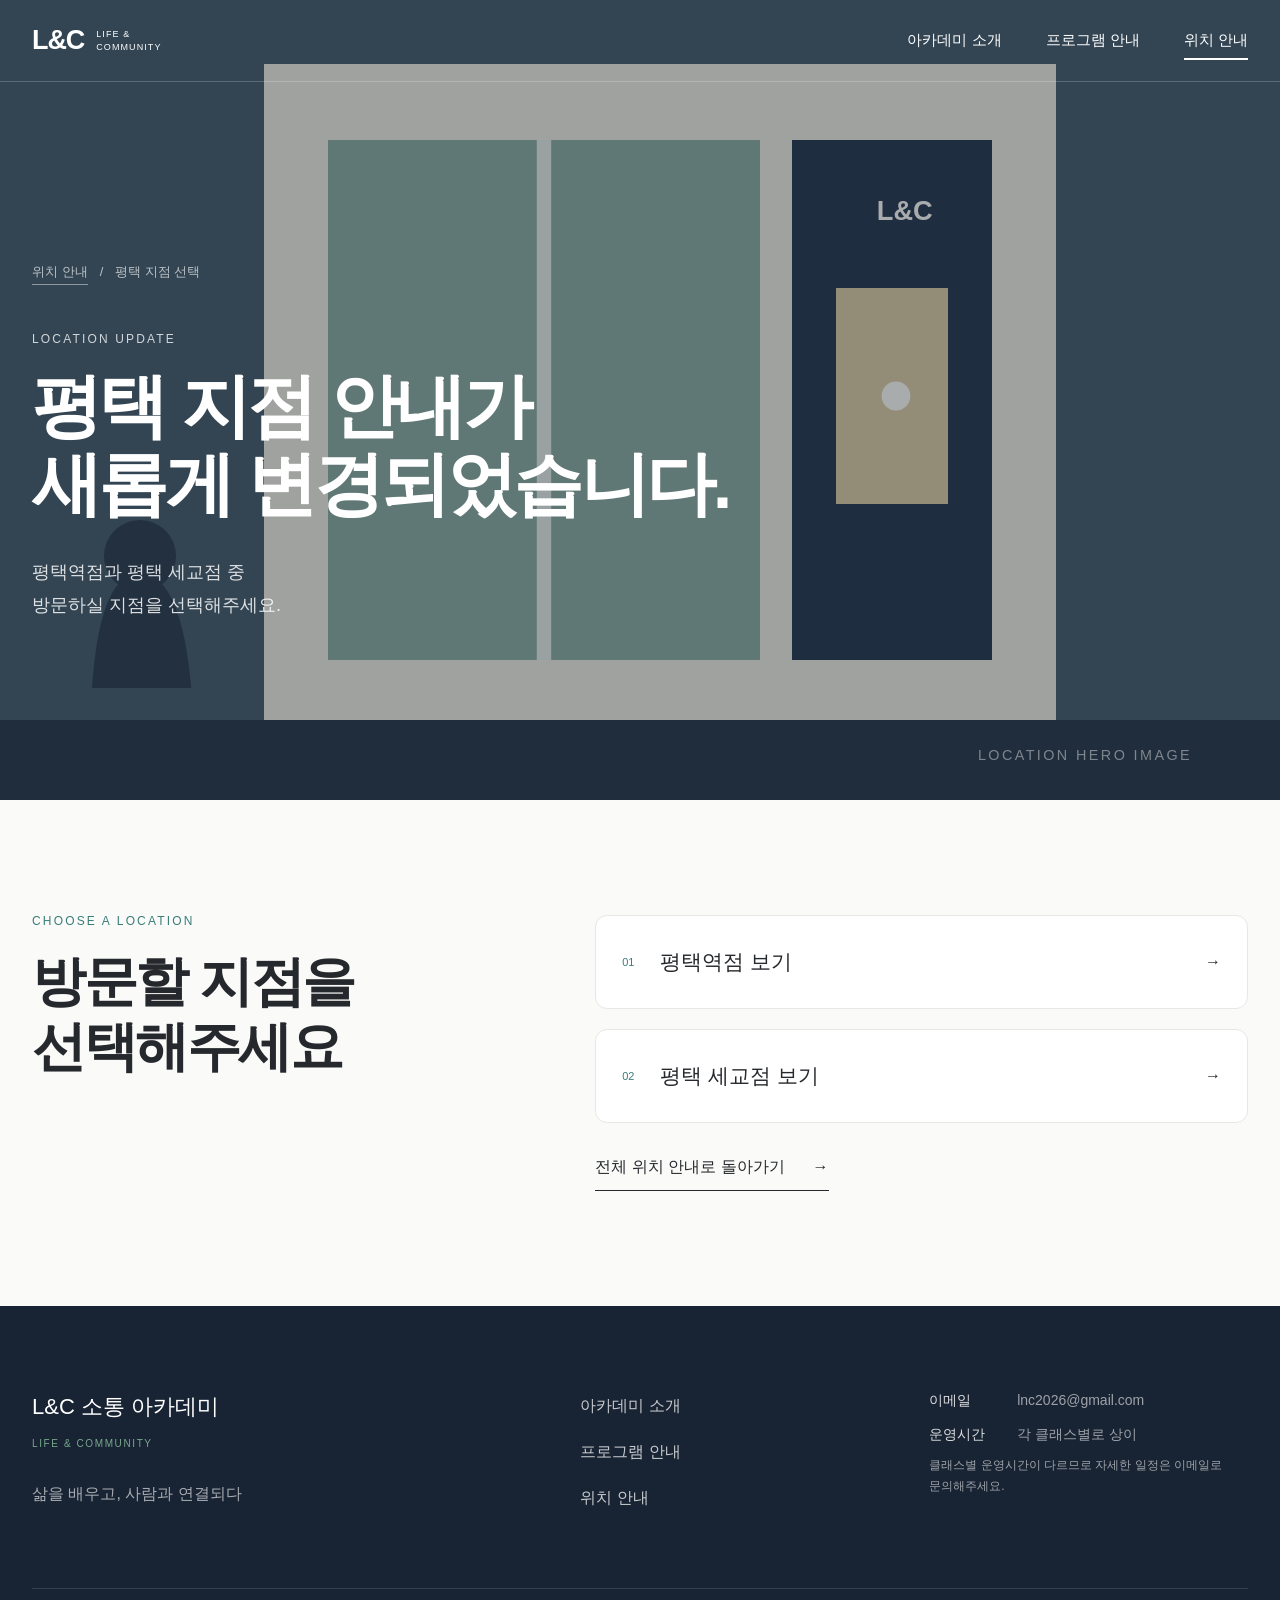
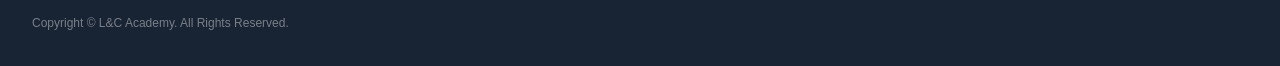
<file: locations/pyeongtaek.html>
<!doctype html>
<html lang="ko">
<head>
  <meta charset="utf-8">
  <meta name="viewport" content="width=device-width, initial-scale=1">
  <meta name="robots" content="noindex, nofollow">
  <meta name="description" content="새롭게 분리된 L&C 소통 아카데미 평택역점과 평택 세교점을 선택하세요.">
  <meta name="theme-color" content="#26354a">
  <title>평택 지점 선택 | L&amp;C 소통 아카데미</title>
  <link rel="stylesheet" href="../assets/css/style.css">
</head>
<body class="lnc-page" data-page="location">
  <a class="lnc-skip-link" href="#lnc-main">본문으로 바로가기</a>
  <header class="lnc-header" data-header>
    <div class="lnc-header-inner">
      <a class="lnc-wordmark" href="../index.html" aria-label="L&C 소통 아카데미 홈"><span class="lnc-wordmark-main">L&amp;C</span><span class="lnc-wordmark-sub">LIFE &amp; COMMUNITY</span></a>
      <button class="lnc-menu-toggle" type="button" aria-expanded="false" aria-controls="lnc-primary-nav" aria-label="메뉴 열기" data-menu-toggle><span class="lnc-menu-line"></span><span class="lnc-menu-line"></span></button>
      <nav class="lnc-nav" id="lnc-primary-nav" aria-label="주요 메뉴" data-menu><a class="lnc-nav-link" data-nav-page="academy" href="../index.html">아카데미 소개</a><a class="lnc-nav-link" data-nav-page="programs" href="../programs.html">프로그램 안내</a><a class="lnc-nav-link" data-nav-page="location" href="../location.html">위치 안내</a></nav>
      <button class="lnc-menu-scrim" type="button" aria-label="메뉴 닫기" tabindex="-1" data-menu-scrim></button>
    </div>
  </header>

  <main id="lnc-main">
    <section class="lnc-subhero lnc-branch-hero" aria-labelledby="lnc-legacy-title">
      <img class="lnc-hero-image" src="../assets/images/placeholders/location-hero.svg" alt="L&C 소통 아카데미의 평택 지역 교육 공간">
      <div class="lnc-hero-overlay"></div>
      <div class="lnc-container lnc-branch-hero-content"><nav class="lnc-breadcrumb" aria-label="현재 위치"><a href="../location.html">위치 안내</a><span aria-hidden="true">/</span><span>평택 지점 선택</span></nav><p class="lnc-eyebrow lnc-eyebrow-light">LOCATION UPDATE</p><h1 id="lnc-legacy-title">평택 지점 안내가<br>새롭게 변경되었습니다.</h1><p>평택역점과 평택 세교점 중<br>방문하실 지점을 선택해주세요.</p></div>
    </section>

    <section class="lnc-section lnc-legacy-location" aria-labelledby="lnc-legacy-choice-title">
      <div class="lnc-container lnc-legacy-choice">
        <div><p class="lnc-eyebrow">CHOOSE A LOCATION</p><h2 class="lnc-section-title" id="lnc-legacy-choice-title">방문할 지점을<br>선택해주세요</h2></div>
        <div class="lnc-choice-actions"><a class="lnc-choice-link" href="pyeongtaek-station.html" aria-label="평택역점 보기"><span>01</span><strong>평택역점 보기</strong><span aria-hidden="true">→</span></a><a class="lnc-choice-link" href="pyeongtaek-segyo.html" aria-label="평택 세교점 보기"><span>02</span><strong>평택 세교점 보기</strong><span aria-hidden="true">→</span></a><a class="lnc-text-link" href="../location.html">전체 위치 안내로 돌아가기 <span aria-hidden="true">→</span></a></div>
      </div>
    </section>
  </main>

  <footer class="lnc-footer">
    <div class="lnc-container lnc-footer-grid"><div class="lnc-footer-brand"><strong>L&amp;C 소통 아카데미</strong><span>LIFE &amp; COMMUNITY</span><p>삶을 배우고, 사람과 연결되다</p></div><nav class="lnc-footer-nav" aria-label="하단 메뉴"><a href="../index.html">아카데미 소개</a><a href="../programs.html">프로그램 안내</a><a href="../location.html">위치 안내</a></nav><div class="lnc-footer-info"><p><span>이메일</span> <a href="mailto:lnc2026@gmail.com">lnc2026@gmail.com</a></p><p><span>운영시간</span> 각 클래스별로 상이</p><p class="lnc-footer-note">클래스별 운영시간이 다르므로 자세한 일정은 이메일로 문의해주세요.</p></div></div>
    <div class="lnc-container lnc-footer-bottom">Copyright © L&amp;C Academy. All Rights Reserved.</div>
  </footer>
  <script src="../assets/js/main.js" defer></script>
</body>
</html>
</file>
<file: assets/css/style.css>
/*
L&C DESIGN LOCK

사용자가 디자인 변경을 명확하게 요청하지 않는 한
컬러, 폰트, 여백, 크기, 정렬, Hero, 카드, 버튼,
헤더, 푸터 및 반응형 디자인을 임의로 변경하지 않습니다.
*/

:root {
  --lnc-white: #ffffff;
  --lnc-page-bg: #ffffff;
  --lnc-soft-white: #fafaf8;
  --lnc-soft-gray: #f5f6f3;
  --lnc-line: #e6e8e4;

  --lnc-charcoal: #25282c;
  --lnc-body: #555b60;
  --lnc-muted: #777d81;

  --lnc-navy: #26354a;
  --lnc-navy-dark: #182333;
  --lnc-teal: #397d78;
  --lnc-growth: #79a88d;

  --lnc-container: 1240px;
  --lnc-header-height: 82px;
  --lnc-hero-height: 800px;
  --lnc-radius: 12px;
  --lnc-shadow: 0 12px 32px rgba(20, 32, 38, 0.04);
}

*, *::before, *::after { box-sizing: border-box; }
html { scroll-behavior: smooth; }
html,
body,
.lnc-page {
  background: var(--lnc-page-bg);
  color: var(--lnc-charcoal);
}
body {
  margin: 0;
  min-width: 320px;
  overflow-x: hidden;
  font-family: Pretendard, -apple-system, BlinkMacSystemFont, "Segoe UI", "Noto Sans KR", "Apple SD Gothic Neo", "Malgun Gothic", sans-serif;
  font-size: 16px;
  font-weight: 400;
  line-height: 1.75;
  word-break: keep-all;
  -webkit-font-smoothing: antialiased;
}
body.lnc-menu-open, body.lnc-lightbox-open { overflow: hidden; }
img { display: block; max-width: 100%; background-color: var(--lnc-soft-gray); }
a { color: inherit; text-decoration: none; }
button, input, textarea, select { font: inherit; }
button { color: inherit; }
[hidden] { display: none !important; }

a:focus-visible, button:focus-visible {
  outline: 3px solid #e9ad58;
  outline-offset: 4px;
  border-radius: 4px;
}

.lnc-skip-link {
  position: fixed;
  top: 10px;
  left: 50%;
  z-index: 1000;
  padding: 12px 20px;
  border-radius: 6px;
  background: var(--lnc-navy-dark);
  color: var(--lnc-white);
  transform: translate(-50%, -160%);
  transition: transform 0.18s ease;
}
.lnc-skip-link:focus { transform: translate(-50%, 0); }
.lnc-container { width: min(calc(100% - 64px), var(--lnc-container)); margin-inline: auto; }
.lnc-section { padding-block: clamp(104px, 9vw, 152px); background: var(--lnc-white); }
.lnc-eyebrow {
  margin: 0 0 22px;
  color: var(--lnc-teal);
  font-size: 12px;
  font-weight: 500;
  line-height: 1;
  letter-spacing: 0.18em;
  white-space: nowrap;
}
.lnc-eyebrow-light { color: rgba(255, 255, 255, 0.78); }
.lnc-section-title {
  width: min(100%, 760px);
  margin: 0;
  color: var(--lnc-charcoal);
  font-size: clamp(38px, 4.2vw, 62px);
  font-weight: 600;
  line-height: 1.2;
  letter-spacing: -0.045em;
}
.lnc-section-summary { max-width: 580px; margin: 0; color: var(--lnc-body); font-size: 18px; line-height: 1.85; }
.lnc-prose { max-width: 720px; color: var(--lnc-body); font-size: 17px; line-height: 1.95; }
.lnc-prose p { margin: 0 0 24px; }
.lnc-prose p:last-child { margin-bottom: 0; }
.lnc-lead { color: var(--lnc-charcoal); font-size: 21px; font-weight: 500; }
.lnc-section-heading { margin-bottom: clamp(56px, 6vw, 84px); }
.lnc-section-heading-split { display: grid; grid-template-columns: 1.1fr 0.8fr; gap: 80px; align-items: end; }
.lnc-editorial-head { display: grid; grid-template-columns: 0.8fr 1.2fr; gap: clamp(70px, 10vw, 160px); align-items: start; }
.lnc-editorial-copy { padding-top: 42px; }
.lnc-text-link {
  display: inline-flex;
  min-height: 48px;
  align-items: center;
  gap: 28px;
  border-bottom: 1px solid var(--lnc-charcoal);
  color: var(--lnc-charcoal);
  font-weight: 500;
  transition: color 0.18s ease, gap 0.18s ease, border-color 0.18s ease;
}
.lnc-text-link:hover { gap: 34px; border-color: var(--lnc-teal); color: var(--lnc-teal); }

/* Header */
.lnc-header {
  position: fixed;
  inset: 0 0 auto;
  z-index: 100;
  height: var(--lnc-header-height);
  border-bottom: 1px solid rgba(255, 255, 255, 0.2);
  color: var(--lnc-white);
  transition: background-color 0.22s ease, color 0.22s ease, box-shadow 0.22s ease, border-color 0.22s ease;
}
.lnc-header.is-scrolled {
  border-bottom: 1px solid var(--lnc-line);
  background: rgba(255, 255, 255, 0.97);
  box-shadow: 0 6px 20px rgba(20, 30, 35, 0.04);
  color: var(--lnc-charcoal);
  backdrop-filter: blur(12px);
}
.lnc-header-inner { position: relative; display: flex; width: min(calc(100% - 64px), var(--lnc-container)); height: 100%; margin-inline: auto; align-items: center; justify-content: space-between; }
.lnc-wordmark { display: inline-flex; width: 162px; align-items: center; gap: 12px; line-height: 1; }
.lnc-wordmark-main { font-size: 27px; font-weight: 600; letter-spacing: -0.04em; }
.lnc-wordmark-sub { max-width: 82px; font-size: 9px; font-weight: 500; line-height: 1.35; letter-spacing: 0.12em; }
.lnc-nav { display: flex; height: 100%; align-items: center; gap: 44px; }
.lnc-nav-link { position: relative; display: inline-flex; height: 100%; align-items: center; font-size: 15px; }
.lnc-nav-link::after { position: absolute; right: 0; bottom: 21px; left: 0; height: 2px; background: currentColor; content: ""; transform: scaleX(0); transform-origin: right; transition: transform 0.2s ease; }
.lnc-nav-link:hover::after, .lnc-nav-link.lnc-active::after { transform: scaleX(1); transform-origin: left; }
.lnc-nav-link.lnc-active { font-weight: 500; }
.lnc-header.is-scrolled .lnc-nav-link.lnc-active { color: var(--lnc-teal); }
.lnc-menu-toggle, .lnc-menu-scrim { display: none; }

/* Hero */
.lnc-hero, .lnc-subhero, .lnc-branch-hero { position: relative; isolation: isolate; overflow: hidden; color: var(--lnc-white); }
.lnc-hero-home, .lnc-subhero { width: 100%; height: var(--lnc-hero-height); min-height: var(--lnc-hero-height); }
.lnc-hero-image, .lnc-hero-home > .lnc-hero-image, .lnc-subhero > .lnc-hero-image { position: absolute; z-index: -2; inset: 0; width: 100%; height: 100%; object-fit: cover; object-position: center; }
.lnc-hero-overlay { position: absolute; z-index: -1; inset: 0; background: rgba(18, 31, 44, 0.34); }
.lnc-hero-content { display: flex; height: 100%; padding-top: 320px; flex-direction: column; align-items: flex-start; justify-content: flex-start; }
.lnc-hero-title { max-width: 850px; margin: 0; color: var(--lnc-white); font-size: clamp(58px, 6.5vw, 92px); font-weight: 600; line-height: 1.08; letter-spacing: -0.055em; }
.lnc-hero-copy { max-width: 660px; margin: 34px 0 0; color: rgba(255, 255, 255, 0.86); font-size: 18px; line-height: 1.8; }
.lnc-scroll-cue { position: absolute; right: max(32px, calc((100vw - var(--lnc-container)) / 2)); bottom: 62px; display: flex; align-items: center; gap: 16px; color: rgba(255, 255, 255, 0.72); font-size: 9px; letter-spacing: 0.18em; transform: rotate(90deg) translateX(100%); transform-origin: right center; }
.lnc-scroll-line { width: 68px; height: 1px; background: rgba(255, 255, 255, 0.64); }
.lnc-subhero-content { display: flex; height: 100%; padding-top: var(--lnc-header-height); flex-direction: column; align-items: flex-start; justify-content: center; }
.lnc-subhero-content h1, .lnc-branch-hero-content h1 { max-width: 840px; margin: 0; color: var(--lnc-white); font-size: clamp(54px, 5.5vw, 78px); font-weight: 600; line-height: 1.12; letter-spacing: -0.05em; }
.lnc-subhero-content > p:last-child, .lnc-branch-hero-content > p:last-child { max-width: 620px; margin: 32px 0 0; color: rgba(255, 255, 255, 0.84); font-size: 18px; line-height: 1.8; }
.lnc-academy-hero .lnc-hero-image { object-position: center; }
.lnc-program-hero .lnc-hero-image { object-position: center; }
.lnc-location-hero .lnc-hero-image { object-position: center 58%; }

/* Home */
.lnc-about { background: var(--lnc-white); }
.lnc-wide-figure { margin: 100px 0 0; }
.lnc-wide-figure img { width: 100%; aspect-ratio: 16 / 8; border-radius: var(--lnc-radius); object-fit: cover; object-position: center 48%; }
.lnc-wide-figure figcaption { display: flex; margin-top: 18px; justify-content: space-between; gap: 24px; color: var(--lnc-muted); font-size: 13px; }
.lnc-wide-figure figcaption span { color: var(--lnc-teal); letter-spacing: 0.12em; }
/* MISSION & VISION */
.lnc-mv-section {
  position: relative;
  isolation: isolate;
  overflow: hidden;
  background: var(--lnc-soft-white);
}
.lnc-mv-bg {
  position: absolute;
  z-index: -3;
  inset: -28px;
  background-image: url("../images/final/academy-mv-background.jpg");
  background-position: center;
  background-size: cover;
  filter: blur(14px);
  transform: scale(1.04);
}
.lnc-mv-overlay {
  position: absolute;
  z-index: -2;
  inset: 0;
  background:
    linear-gradient(180deg, rgba(250, 250, 248, 0.84), rgba(245, 246, 243, 0.78)),
    rgba(255, 255, 255, 0.16);
}
.lnc-mv-inner { position: relative; }
.lnc-mv-header {
  max-width: 920px;
  margin-inline: auto;
  text-align: center;
}
.lnc-mv-header .lnc-eyebrow { margin-bottom: 24px; }
.lnc-mv-title { margin-inline: auto; text-wrap: balance; }
.lnc-mv-summary {
  margin: 26px 0 0;
  color: var(--lnc-body);
  font-size: 17px;
  line-height: 1.85;
}
.lnc-mv-grid {
  display: grid;
  margin-top: clamp(58px, 6vw, 82px);
  grid-template-columns: repeat(2, minmax(0, 1fr));
  gap: clamp(22px, 3vw, 38px);
}
.lnc-mv-card {
  min-width: 0;
  overflow: hidden;
  border: 1px solid rgba(255, 255, 255, 0.82);
  border-radius: var(--lnc-radius);
  background: rgba(255, 255, 255, 0.84);
  box-shadow: 0 18px 44px rgba(20, 32, 38, 0.055);
  -webkit-backdrop-filter: blur(14px);
  backdrop-filter: blur(14px);
}
.lnc-mv-image {
  position: relative;
  overflow: hidden;
  margin: 0;
  aspect-ratio: 16 / 9;
  background: var(--lnc-soft-gray);
}
.lnc-mv-image::after {
  position: absolute;
  inset: 0;
  background: linear-gradient(180deg, transparent 68%, rgba(24, 35, 51, 0.08));
  content: "";
  pointer-events: none;
}
.lnc-mv-image img {
  width: 100%;
  height: 100%;
  object-fit: cover;
}
.lnc-mv-card:first-child .lnc-mv-image img { object-position: center 46%; }
.lnc-mv-card:last-child .lnc-mv-image img { object-position: center 50%; }
.lnc-mv-content { padding: clamp(34px, 4vw, 52px); text-align: left; }
.lnc-mv-kicker {
  display: flex;
  margin: 0 0 20px;
  align-items: center;
  gap: 14px;
  color: var(--lnc-muted);
  font-size: 11px;
  font-weight: 500;
  line-height: 1;
  letter-spacing: 0.17em;
}
.lnc-mv-kicker span { color: var(--lnc-teal); }
.lnc-mv-content h3 {
  margin: 0 0 24px;
  color: var(--lnc-charcoal);
  font-size: clamp(32px, 3.4vw, 46px);
  font-weight: 500;
  line-height: 1.15;
  letter-spacing: -0.035em;
}
.lnc-mv-copy {
  margin: 0;
  color: var(--lnc-charcoal);
  font-size: clamp(18px, 1.65vw, 22px);
  font-weight: 400;
  line-height: 1.75;
  letter-spacing: -0.02em;
}
.lnc-mv-note {
  margin: 30px 0 0;
  padding-top: 21px;
  border-top: 1px solid rgba(85, 91, 96, 0.14);
  color: var(--lnc-muted);
  font-size: 13px;
  line-height: 1.7;
}
.lnc-values { background: var(--lnc-white); }
.lnc-value-grid { display: grid; grid-template-columns: repeat(4, minmax(0, 1fr)); }
.lnc-value-item { min-width: 0; padding: 20px clamp(28px, 3vw, 46px) 16px; border-right: 1px solid var(--lnc-line); }
.lnc-value-item:first-child { padding-left: 0; }
.lnc-value-item:last-child { padding-right: 0; border-right: 0; }
.lnc-value-icon { width: 64px; height: 64px; margin-bottom: 42px; color: var(--lnc-teal); }
.lnc-value-icon svg { display: block; width: 100%; height: 100%; fill: none; stroke: currentColor; stroke-width: 2; stroke-linecap: round; stroke-linejoin: round; }
.lnc-value-item h3 { margin: 0 0 28px; font-size: 36px; font-weight: 500; letter-spacing: -0.04em; }
.lnc-value-item p { margin: 0; color: var(--lnc-body); line-height: 1.75; }
.lnc-value-item .lnc-value-lead { min-height: 82px; margin-bottom: 14px; color: var(--lnc-charcoal); font-size: 17px; font-weight: 500; }
.lnc-program-preview { background: var(--lnc-white); }
.lnc-preview-layout { display: grid; grid-template-columns: 1.08fr 0.92fr; gap: clamp(60px, 9vw, 128px); align-items: center; }
.lnc-preview-image img { width: 100%; aspect-ratio: 4 / 5; border-radius: var(--lnc-radius); object-fit: cover; object-position: 52% center; }
.lnc-preview-content .lnc-section-summary { margin-top: 32px; }
.lnc-course-list { margin: 54px 0 44px; padding: 0; border-top: 1px solid var(--lnc-line); list-style: none; }
.lnc-course-list li { display: grid; grid-template-columns: 46px 1fr auto; padding: 19px 0; align-items: center; border-bottom: 1px solid var(--lnc-line); }
.lnc-course-list span { color: var(--lnc-teal); font-size: 11px; letter-spacing: 0.1em; }
.lnc-course-list strong { font-weight: 500; }
.lnc-course-list em { color: var(--lnc-muted); font-size: 14px; font-style: normal; }
.lnc-closing { position: relative; isolation: isolate; overflow: hidden; padding-block: clamp(124px, 13vw, 190px); background: var(--lnc-teal); color: var(--lnc-white); }
.lnc-closing-image { position: absolute; z-index: -1; inset: 0; width: 100%; height: 100%; object-fit: cover; object-position: center; opacity: 0.24; }
.lnc-closing-content { position: relative; text-align: center; }
.lnc-closing h2 { margin: 0; font-size: clamp(52px, 6.2vw, 86px); font-weight: 600; line-height: 1.14; letter-spacing: -0.05em; }
.lnc-closing p:last-child { margin: 36px 0 0; color: rgba(255, 255, 255, 0.78); font-size: 17px; }

/* Program */
.lnc-program-intro { background: var(--lnc-white); }
.lnc-editorial-head-program { margin-bottom: 92px; }
.lnc-audience { position: relative; display: grid; overflow: hidden; grid-template-columns: 0.85fr 1.15fr; border: 1px solid var(--lnc-line); border-radius: var(--lnc-radius); background: var(--lnc-white); color: var(--lnc-charcoal); box-shadow: var(--lnc-shadow); }
.lnc-audience-image { position: absolute; inset: 0; width: 100%; height: 100%; object-fit: cover; object-position: center 46%; opacity: 0.13; }
.lnc-audience-title, .lnc-check-list { position: relative; z-index: 1; }
.lnc-audience-title { padding: 58px 64px; border-right: 1px solid var(--lnc-line); background: rgba(255, 255, 255, 0.78); }
.lnc-audience-title span { color: var(--lnc-teal); font-size: 11px; letter-spacing: 0.18em; }
.lnc-audience-title h3 { margin: 42px 0 0; font-size: clamp(28px, 3vw, 42px); font-weight: 500; line-height: 1.38; }
.lnc-check-list { margin: 0; padding: 42px 64px; background: rgba(255, 255, 255, 0.9); list-style: none; }
.lnc-check-list li { position: relative; padding: 12px 0 12px 32px; border-bottom: 1px solid var(--lnc-line); color: var(--lnc-body); }
.lnc-check-list li:last-child { border-bottom: 0; }
.lnc-check-list li::before { position: absolute; top: 22px; left: 2px; width: 12px; height: 6px; border-bottom: 1px solid var(--lnc-teal); border-left: 1px solid var(--lnc-teal); content: ""; transform: rotate(-45deg); }
.lnc-journey { background: var(--lnc-white); }
.lnc-journey-header { margin-bottom: clamp(64px, 7vw, 96px); }
.lnc-journey-headline span { display: block; }
.lnc-journey-mobile-break { display: none; }
.lnc-journey-description { max-width: 680px; margin-top: 30px; }
.lnc-journey-phases { display: grid; grid-template-columns: repeat(2, minmax(0, 1fr)); gap: clamp(28px, 4vw, 56px); }
.lnc-journey-phase-group { display: flex; min-width: 0; }
.lnc-journey-phase {
  position: relative;
  display: flex;
  width: 100%;
  min-height: 420px;
  overflow: hidden;
  padding: clamp(42px, 5vw, 66px);
  flex-direction: column;
  border: 1px solid var(--lnc-line);
  border-radius: 4px;
  background: var(--lnc-white);
}
.lnc-journey-phase-advanced { background: var(--lnc-soft-white); }
.lnc-journey-phase-meta { position: relative; display: flex; min-height: 72px; align-items: flex-start; justify-content: space-between; }
.lnc-journey-phase-label { position: relative; z-index: 1; color: var(--lnc-teal); font-size: 11px; font-weight: 500; line-height: 1; letter-spacing: 0.18em; }
.lnc-journey-phase-number {
  position: absolute;
  top: -36px;
  right: -10px;
  color: var(--lnc-line);
  font-size: clamp(82px, 8vw, 118px);
  font-weight: 500;
  line-height: 1;
  letter-spacing: -0.07em;
  pointer-events: none;
}
.lnc-journey-phase-content { position: relative; z-index: 1; display: flex; flex: 1; flex-direction: column; }
.lnc-journey-phase-heading { display: flex; align-items: baseline; justify-content: space-between; gap: 24px; }
.lnc-journey-phase-heading h3 { margin: 0; font-size: clamp(29px, 3vw, 38px); font-weight: 500; line-height: 1.3; letter-spacing: -0.035em; }
.lnc-journey-phase-duration { flex: 0 0 auto; color: var(--lnc-muted); font-size: 14px; font-weight: 500; }
.lnc-journey-phase-copy { margin: 42px 0 0; color: var(--lnc-body); font-size: clamp(19px, 1.8vw, 23px); line-height: 1.72; letter-spacing: -0.02em; }
.lnc-journey-phase-range { margin: auto 0 0; padding-top: 54px; color: var(--lnc-teal); font-size: 11px; font-weight: 500; letter-spacing: 0.16em; }
.lnc-journey-timeline-desktop {
  position: relative;
  display: grid;
  margin: 72px 0 0;
  padding: 0;
  grid-template-columns: repeat(4, minmax(0, 1fr)) minmax(34px, 0.45fr) repeat(4, minmax(0, 1fr));
  list-style: none;
}
.lnc-journey-timeline-desktop::before { position: absolute; top: 6px; right: 5.5%; left: 5.5%; height: 1px; background: var(--lnc-line); content: ""; }
.lnc-journey-timeline-desktop li { position: relative; z-index: 1; display: flex; min-width: 0; flex-direction: column; align-items: center; text-align: center; }
.lnc-journey-node { display: block; width: 13px; height: 13px; border: 1px solid var(--lnc-teal); border-radius: 50%; background: var(--lnc-white); }
.lnc-journey-month { margin-top: 17px; color: var(--lnc-muted); font-size: 10px; line-height: 1; letter-spacing: 0.12em; white-space: nowrap; }
.lnc-journey-month strong { color: var(--lnc-charcoal); font-size: 12px; font-weight: 500; }
.lnc-journey-transition { padding-top: 0; }
.lnc-journey-transition span { display: block; width: 19px; height: 19px; margin-top: -3px; border: 1px solid var(--lnc-teal); border-radius: 50%; background: var(--lnc-white); }
.lnc-journey-timeline-mobile, .lnc-journey-mobile-transition { display: none; }
.lnc-journey-closing { max-width: 720px; margin: 76px 0 0; padding-top: 42px; border-top: 1px solid var(--lnc-line); color: var(--lnc-charcoal); font-size: clamp(22px, 2.3vw, 30px); line-height: 1.65; letter-spacing: -0.025em; }

@media (min-width: 769px) {
  .lnc-journey-headline > span { white-space: nowrap; }
}

.lnc-levels { background: var(--lnc-soft-white); }
.lnc-level-list { margin: 72px 0 0; padding: 0; border-top: 1px solid var(--lnc-charcoal); list-style: none; }
.lnc-level-list li { display: grid; min-height: 168px; padding: 26px 0; grid-template-columns: 64px minmax(190px, 240px) 1fr auto; align-items: center; gap: 32px; border-bottom: 1px solid var(--lnc-line); transition: color 0.18s ease; }
.lnc-level-list li:hover { color: var(--lnc-teal); }
.lnc-level-number { color: var(--lnc-muted); font-size: 11px; letter-spacing: 0.12em; }
.lnc-level-image { width: 100%; aspect-ratio: 3 / 2; border-radius: var(--lnc-radius); object-fit: cover; object-position: center 44%; }
.lnc-level-copy h3 { margin: 0; font-size: 28px; font-weight: 500; }
.lnc-level-copy p { margin: 10px 0 0; color: var(--lnc-body); }
.lnc-level-word { color: var(--lnc-muted); font-size: 11px; letter-spacing: 0.16em; }
.lnc-how { position: relative; isolation: isolate; overflow: hidden; background: var(--lnc-soft-white); color: var(--lnc-charcoal); }
.lnc-how::before { position: absolute; z-index: 0; inset: 0; background-image: url("../images/final/program-method-bg.webp"); background-position: center 48%; background-size: cover; content: ""; opacity: 0.07; }
.lnc-how > .lnc-container { position: relative; z-index: 1; }
.lnc-how .lnc-section-title { color: var(--lnc-charcoal); }
.lnc-how-head { display: grid; grid-template-columns: 1fr 0.85fr; gap: 90px; align-items: end; }
.lnc-how-head .lnc-prose { color: var(--lnc-body); }
.lnc-method-grid { display: grid; margin: 86px 0 0; padding: 0; grid-template-columns: repeat(4, 1fr); border-top: 1px solid var(--lnc-line); list-style: none; }
.lnc-method-grid li { min-height: 290px; padding: 38px 32px; border-right: 1px solid var(--lnc-line); }
.lnc-method-grid li:last-child { border-right: 0; }
.lnc-method-grid span { color: var(--lnc-teal); font-size: 11px; letter-spacing: 0.14em; }
.lnc-method-grid h3 { margin: 58px 0 22px; font-size: 27px; font-weight: 500; }
.lnc-method-grid p { margin: 0; color: var(--lnc-body); font-size: 15px; line-height: 1.8; }
.lnc-operating-principles { display: grid; margin-top: 80px; padding: 42px 0 0; grid-template-columns: 0.6fr 1.4fr; border-top: 1px solid var(--lnc-line); }
.lnc-operating-principles h3 { margin: 0; font-size: 20px; font-weight: 500; }
.lnc-operating-principles ul { display: grid; margin: 0; padding: 0; grid-template-columns: repeat(2, 1fr); gap: 12px 40px; list-style: none; }
.lnc-operating-principles li { color: var(--lnc-body); }
.lnc-operating-principles li::before { margin-right: 12px; color: var(--lnc-teal); content: "—"; }
.lnc-stories { background: var(--lnc-white); }
.lnc-stories-layout { display: grid; grid-template-columns: 0.8fr 1.2fr; gap: clamp(70px, 10vw, 150px); align-items: center; }
.lnc-stories .lnc-section-summary { margin-top: 34px; }
.lnc-coming-soon { position: relative; isolation: isolate; overflow: hidden; padding: clamp(54px, 6vw, 82px); border: 1px solid var(--lnc-line); border-radius: var(--lnc-radius); background: var(--lnc-soft-white); box-shadow: var(--lnc-shadow); }
.lnc-changes-image { position: absolute; z-index: -1; inset: 0; width: 100%; height: 100%; object-fit: cover; object-position: center 48%; opacity: 0.11; }
.lnc-coming-soon::after { position: absolute; right: -60px; bottom: -100px; width: 240px; height: 240px; border: 1px solid var(--lnc-line); border-radius: 50%; content: ""; }
.lnc-coming-soon > span { color: var(--lnc-teal); font-size: 11px; letter-spacing: 0.16em; }
.lnc-coming-soon h3 { margin: 42px 0 24px; font-size: clamp(28px, 3vw, 40px); font-weight: 500; line-height: 1.4; }
.lnc-coming-soon p { position: relative; z-index: 1; margin: 0; color: var(--lnc-body); }
.lnc-page-end { padding-block: clamp(112px, 12vw, 170px); background: var(--lnc-teal); color: var(--lnc-white); text-align: center; }
.lnc-page-end h2 { margin: 0; font-size: clamp(48px, 5.5vw, 76px); font-weight: 600; line-height: 1.18; letter-spacing: -0.05em; }
.lnc-page-end p:last-child { margin: 34px 0 0; color: rgba(255, 255, 255, 0.76); font-size: 17px; }

/* Locations */
.lnc-locations { background: var(--lnc-soft-white); }
.lnc-location-list { display: grid; grid-auto-rows: 1fr; gap: clamp(40px, 6vw, 80px); }
.lnc-location-card { display: grid; min-height: 590px; overflow: hidden; grid-template-columns: 1.3fr 0.7fr; border-radius: var(--lnc-radius); background: var(--lnc-white); box-shadow: var(--lnc-shadow); }
.lnc-location-image { overflow: hidden; min-height: 590px; }
.lnc-location-image img { width: 100%; height: 100%; object-fit: cover; transition: transform 0.45s ease; }
.lnc-location-image:hover img { transform: scale(1.015); }
.lnc-location-info { display: flex; padding: clamp(46px, 6vw, 76px); flex-direction: column; align-items: flex-start; justify-content: space-between; }
.lnc-location-number { color: var(--lnc-teal); font-size: 11px; letter-spacing: 0.15em; }
.lnc-location-copy { display: flex; flex-direction: column; align-items: flex-start; }
.lnc-location-tag { display: inline-flex; margin-bottom: 22px; padding: 9px 12px; border: 1px solid var(--lnc-line); border-radius: 999px; align-items: center; gap: 10px; background: var(--lnc-soft-gray); }
.lnc-location-tag span { color: var(--lnc-teal); font-size: 9px; letter-spacing: 0.14em; }
.lnc-location-tag strong { color: var(--lnc-charcoal); font-size: 12px; font-weight: 500; }
.lnc-location-info h3 { margin: 0 0 18px; font-size: clamp(44px, 5vw, 64px); font-weight: 500; letter-spacing: -0.05em; }
.lnc-location-info p { margin: 0; color: var(--lnc-body); }
.lnc-location-summary { display: grid; margin-top: 26px !important; padding-top: 20px; border-top: 1px solid var(--lnc-line); gap: 4px; }
.lnc-location-summary span { color: var(--lnc-muted); font-size: 11px; letter-spacing: 0.08em; }
.lnc-location-summary strong { color: var(--lnc-charcoal); font-size: 15px; font-weight: 500; }
.lnc-location-note { padding-block: 82px; background: var(--lnc-soft-gray); }
.lnc-location-note-inner { display: flex; align-items: center; justify-content: space-between; gap: 60px; }
.lnc-location-note-inner span { color: var(--lnc-teal); font-size: 11px; letter-spacing: 0.16em; }
.lnc-location-note-inner p { margin: 0; font-size: clamp(24px, 2.5vw, 34px); line-height: 1.5; text-align: right; }

/* Branch */
.lnc-branch-hero .lnc-hero-image { object-position: center; }
.lnc-branch-hero-content { display: flex; height: 100%; padding-top: var(--lnc-header-height); flex-direction: column; align-items: flex-start; justify-content: center; }
.lnc-breadcrumb { display: flex; margin-bottom: 48px; gap: 12px; color: rgba(255, 255, 255, 0.67); font-size: 13px; }
.lnc-breadcrumb a { border-bottom: 1px solid rgba(255, 255, 255, 0.45); }
.lnc-branch-intro { background: var(--lnc-soft-white); }
.lnc-branch-overview { margin-bottom: 72px; }
.lnc-branch-facts { display: grid; margin: 0; grid-template-columns: repeat(auto-fit, minmax(180px, 1fr)); border-top: 1px solid var(--lnc-charcoal); }
.lnc-branch-facts div { min-height: 126px; padding: 26px 24px 22px 0; border-right: 1px solid var(--lnc-line); border-bottom: 1px solid var(--lnc-line); }
.lnc-branch-facts div:not(:first-child) { padding-left: 24px; }
.lnc-branch-facts div:last-child { border-right: 0; }
.lnc-branch-facts dt { margin-bottom: 20px; color: var(--lnc-muted); font-size: 12px; letter-spacing: 0.08em; }
.lnc-branch-facts dd { margin: 0; color: var(--lnc-charcoal); font-size: 20px; font-weight: 500; }
.lnc-directions { background: var(--lnc-white); }
.lnc-direction-layout { display: grid; grid-template-columns: 0.75fr 1.25fr; gap: 70px; }
.lnc-info-list { margin: 0; border-top: 1px solid var(--lnc-charcoal); }
.lnc-info-list div { display: grid; min-height: 76px; grid-template-columns: 150px 1fr; align-items: center; border-bottom: 1px solid var(--lnc-line); }
.lnc-info-list dt { color: var(--lnc-charcoal); font-weight: 500; }
.lnc-info-list dd { margin: 0; color: var(--lnc-muted); }
.lnc-map-placeholder { position: relative; display: flex; min-height: 430px; overflow: hidden; border-radius: var(--lnc-radius); align-items: center; justify-content: center; background-color: #dfe4df; background-image: linear-gradient(30deg, transparent 49%, rgba(57, 125, 120, 0.08) 50%, transparent 51%), linear-gradient(150deg, transparent 49%, rgba(57, 125, 120, 0.08) 50%, transparent 51%); background-size: 70px 70px; color: var(--lnc-navy); text-align: center; }
.lnc-map-placeholder strong { font-size: 23px; font-weight: 500; line-height: 1.55; }
.lnc-map-placeholder small { position: absolute; right: 24px; bottom: 20px; color: var(--lnc-muted); font-size: 9px; letter-spacing: 0.16em; }
.lnc-map-marker { position: absolute; top: 23%; left: 27%; width: 20px; height: 20px; border: 5px solid var(--lnc-teal); border-radius: 50% 50% 50% 0; transform: rotate(-45deg); }
.lnc-space { background: var(--lnc-soft-white); }
.lnc-space-head { margin-bottom: 78px; }
.lnc-gallery-help { color: var(--lnc-teal); font-size: 14px; }
.lnc-gallery { display: grid; height: 700px; grid-template-columns: 1.45fr 0.75fr 0.75fr; grid-template-rows: repeat(2, 1fr); gap: 14px; }
.lnc-gallery-item { position: relative; overflow: hidden; min-width: 0; margin: 0; padding: 0; border: 0; border-radius: 10px; background: var(--lnc-navy); cursor: zoom-in; }
.lnc-gallery-item img { width: 100%; height: 100%; object-fit: cover; transition: opacity 0.2s ease, transform 0.35s ease; }
.lnc-gallery-item:hover img { opacity: 0.82; transform: scale(1.012); }
.lnc-gallery-item span { position: absolute; right: 18px; bottom: 16px; left: 18px; color: var(--lnc-white); font-size: 13px; text-shadow: 0 2px 10px rgba(0, 0, 0, 0.35); }
.lnc-gallery-main { grid-row: 1 / 3; }
.lnc-gallery-item:nth-child(4) { grid-column: 2 / 4; }
.lnc-parking { background: var(--lnc-white); }
.lnc-parking-layout { display: grid; grid-template-columns: 0.8fr 1.2fr; gap: clamp(70px, 10vw, 160px); }
.lnc-parking-layout .lnc-section-summary { margin-top: 34px; }
.lnc-parking-list { display: grid; margin: 0; grid-template-columns: repeat(2, 1fr); border-top: 1px solid var(--lnc-charcoal); }
.lnc-parking-list div { padding: 28px 16px 28px 0; border-bottom: 1px solid var(--lnc-line); }
.lnc-parking-list div:nth-child(odd) { border-right: 1px solid var(--lnc-line); }
.lnc-parking-list div:nth-child(even) { padding-left: 28px; }
.lnc-parking-list dt { margin-bottom: 10px; color: var(--lnc-charcoal); font-weight: 500; }
.lnc-parking-list dd { margin: 0; color: var(--lnc-muted); }

/* Floor and classroom guides */
.lnc-floor-guide { background: var(--lnc-navy); color: var(--lnc-white); }
.lnc-floor-guide .lnc-section-title { color: var(--lnc-white); }
.lnc-floor-guide .lnc-section-summary { color: rgba(255, 255, 255, 0.7); }
.lnc-floor-guide .lnc-eyebrow { color: var(--lnc-growth); }
.lnc-floor-flow { display: grid; margin: 0; padding: 0; grid-template-columns: repeat(3, 1fr); list-style: none; }
.lnc-floor-item { position: relative; min-height: 290px; padding: 42px 46px; border-top: 1px solid rgba(255, 255, 255, 0.6); border-right: 1px solid rgba(255, 255, 255, 0.16); }
.lnc-floor-item:last-child { border-right: 0; }
.lnc-floor-item > span { color: var(--lnc-growth); font-size: 11px; letter-spacing: 0.16em; }
.lnc-floor-item h3 { margin: 54px 0 24px; font-size: clamp(54px, 6vw, 78px); font-weight: 500; line-height: 1; }
.lnc-floor-item p { max-width: 230px; margin: 0; color: rgba(255, 255, 255, 0.68); }
.lnc-classrooms { background: var(--lnc-white); }
.lnc-classroom-grid { display: grid; grid-template-columns: repeat(3, 1fr); gap: 24px; }
.lnc-classroom-card { overflow: hidden; border: 1px solid var(--lnc-line); border-radius: var(--lnc-radius); background: var(--lnc-soft-white); }
.lnc-classroom-card > img { width: 100%; aspect-ratio: 4 / 3; object-fit: cover; }
.lnc-classroom-card > div { padding: 30px; }
.lnc-classroom-card > div > span { color: var(--lnc-teal); font-size: 10px; letter-spacing: 0.14em; }
.lnc-classroom-card h3 { margin: 14px 0 28px; font-size: 30px; font-weight: 500; }
.lnc-classroom-card dl { margin: 0; border-top: 1px solid var(--lnc-line); }
.lnc-classroom-card dl div { display: flex; min-height: 46px; align-items: center; justify-content: space-between; gap: 18px; border-bottom: 1px solid var(--lnc-line); }
.lnc-classroom-card dt { color: var(--lnc-body); font-size: 13px; }
.lnc-classroom-card dd { margin: 0; color: var(--lnc-muted); font-size: 13px; }
.lnc-segyo-gallery { display: grid; grid-template-columns: repeat(3, 1fr); grid-auto-rows: 250px; gap: 14px; }
.lnc-segyo-gallery-main { grid-column: span 2; grid-row: span 2; }

/* Legacy branch link protection */
.lnc-legacy-location { background: var(--lnc-soft-white); }
.lnc-legacy-choice { display: grid; grid-template-columns: 0.8fr 1.2fr; gap: clamp(70px, 10vw, 160px); }
.lnc-choice-actions { display: flex; flex-direction: column; align-items: flex-start; gap: 20px; }
.lnc-choice-link { display: grid; width: 100%; min-height: 94px; padding: 22px 26px; grid-template-columns: 38px 1fr auto; align-items: center; border: 1px solid var(--lnc-line); border-radius: var(--lnc-radius); background: var(--lnc-white); transition: border-color 0.18s ease, transform 0.18s ease; }
.lnc-choice-link:hover { border-color: var(--lnc-teal); transform: translateY(-2px); }
.lnc-choice-link > span:first-child { color: var(--lnc-teal); font-size: 11px; }
.lnc-choice-link strong { font-size: 21px; font-weight: 500; }

/* Lightbox */
.lnc-lightbox { position: fixed; z-index: 500; inset: 0; display: grid; padding: 60px; place-items: center; }
.lnc-lightbox-backdrop { position: absolute; inset: 0; width: 100%; height: 100%; padding: 0; border: 0; background: rgba(14, 21, 31, 0.92); cursor: zoom-out; }
.lnc-lightbox-panel { position: relative; z-index: 1; width: min(1100px, 100%); max-height: calc(100vh - 120px); }
.lnc-lightbox-panel img { width: 100%; max-height: calc(100vh - 170px); border-radius: 8px; object-fit: contain; }
.lnc-lightbox-panel p { margin: 12px 0 0; color: rgba(255, 255, 255, 0.8); font-size: 14px; text-align: center; }
.lnc-lightbox-close { position: absolute; z-index: 2; top: -48px; right: 0; width: 44px; height: 44px; padding: 0; border: 1px solid rgba(255, 255, 255, 0.5); border-radius: 50%; background: transparent; cursor: pointer; }
.lnc-lightbox-close::before, .lnc-lightbox-close::after { position: absolute; top: 21px; left: 12px; width: 19px; height: 1px; background: var(--lnc-white); content: ""; }
.lnc-lightbox-close::before { transform: rotate(45deg); }
.lnc-lightbox-close::after { transform: rotate(-45deg); }

/* Footer */
.lnc-footer { padding-top: 82px; background: #182333; color: var(--lnc-white); }
.lnc-footer-grid { display: grid; padding-bottom: 72px; grid-template-columns: 1.2fr 0.7fr 0.8fr; gap: 70px; }
.lnc-footer-brand { display: flex; flex-direction: column; align-items: flex-start; }
.lnc-footer-brand strong { font-size: 22px; font-weight: 500; }
.lnc-footer-brand span { margin-top: 8px; color: var(--lnc-growth); font-size: 10px; letter-spacing: 0.16em; }
.lnc-footer-brand p { margin: 28px 0 0; color: rgba(255, 255, 255, 0.62); }
.lnc-footer-nav { display: flex; flex-direction: column; align-items: flex-start; gap: 10px; }
.lnc-footer-nav a { padding: 4px 0; color: rgba(255, 255, 255, 0.76); }
.lnc-footer-nav a:hover { color: var(--lnc-white); }
.lnc-footer-info p { display: flex; margin: 0 0 9px; color: rgba(255, 255, 255, 0.58); font-size: 14px; }
.lnc-footer-info span { min-width: 88px; color: rgba(255, 255, 255, 0.85); }
.lnc-footer-info .lnc-footer-note { display: block; font-size: 12px; }
.lnc-footer-bottom { padding-block: 24px 32px; border-top: 1px solid rgba(255, 255, 255, 0.12); color: rgba(255, 255, 255, 0.42); font-size: 12px; }

/* Subtle reveal */
.lnc-reveal { opacity: 0; transform: translateY(18px); transition: opacity 0.6s ease, transform 0.6s ease; }
.lnc-reveal.lnc-visible { opacity: 1; transform: translateY(0); }

@media (max-width: 1100px) {
  .lnc-value-grid { grid-template-columns: repeat(2, minmax(0, 1fr)); }
  .lnc-value-item { padding: 42px 42px 48px; border-right: 0; border-bottom: 0; }
  .lnc-value-item:nth-child(odd) { padding-left: 0; border-right: 1px solid var(--lnc-line); }
  .lnc-value-item:nth-child(even) { padding-right: 0; }
  .lnc-value-item:nth-child(-n+2) { padding-top: 12px; border-bottom: 1px solid var(--lnc-line); }
  .lnc-value-item:nth-child(n+3) { padding-top: 48px; padding-bottom: 12px; }
  .lnc-value-item .lnc-value-lead { min-height: auto; }
  .lnc-method-grid { grid-template-columns: repeat(2, 1fr); }
  .lnc-method-grid li:nth-child(2) { border-right: 0; }
  .lnc-method-grid li:nth-child(-n+2) { border-bottom: 1px solid var(--lnc-line); }
  .lnc-gallery { height: 620px; }
}

@media (max-width: 1024px) {
  :root { --lnc-hero-height: 680px; }
  .lnc-hero-content { padding-top: 254px; }
  .lnc-classroom-grid { grid-template-columns: repeat(2, 1fr); }
}

@media (max-width: 900px) {
  :root { --lnc-header-height: 72px; }
  .lnc-container, .lnc-header-inner { width: min(calc(100% - 48px), var(--lnc-container)); }
  .lnc-section-heading-split, .lnc-editorial-head, .lnc-preview-layout, .lnc-how-head, .lnc-stories-layout, .lnc-direction-layout, .lnc-parking-layout { grid-template-columns: 1fr; gap: 54px; }
  .lnc-editorial-copy { max-width: 680px; padding-top: 0; }
  .lnc-section-heading-split { align-items: start; }
  .lnc-mv-content { padding: 34px; }
  .lnc-preview-image img { max-height: 670px; aspect-ratio: 5 / 4; }
  .lnc-audience { grid-template-columns: 1fr; }
  .lnc-audience-title { border-right: 0; border-bottom: 1px solid var(--lnc-line); }
  .lnc-journey-phase { padding: 42px 38px; }
  .lnc-level-list li { grid-template-columns: 54px minmax(170px, 210px) 1fr; gap: 24px; }
  .lnc-level-word { display: none; }
  .lnc-method-grid li { min-height: 250px; }
  .lnc-location-card { grid-template-columns: 1fr; }
  .lnc-location-image { min-height: 470px; }
  .lnc-location-info { min-height: 430px; }
  .lnc-legacy-choice { grid-template-columns: 1fr; gap: 54px; }
  .lnc-segyo-gallery { grid-template-columns: repeat(2, 1fr); grid-auto-rows: 230px; }
  .lnc-segyo-gallery-main { grid-column: span 2; }
  .lnc-gallery { height: auto; grid-template-columns: repeat(2, 1fr); grid-template-rows: 430px 250px; }
  .lnc-gallery-main { grid-column: 1 / 3; grid-row: auto; }
  .lnc-gallery-item:nth-child(4) { grid-column: auto; }
  .lnc-parking-layout { gap: 60px; }
  .lnc-footer-grid { grid-template-columns: 1fr 0.6fr; }
  .lnc-footer-info { grid-column: 1 / 3; }
}

@media (max-width: 768px) {
  :root { --lnc-hero-height: 620px; }
  body { font-size: 16px; line-height: 1.7; }
  .lnc-container, .lnc-header-inner { width: min(calc(100% - 40px), var(--lnc-container)); }
  .lnc-section { padding-block: 88px; }
  .lnc-desktop-break { display: none; }
  .lnc-section-title { font-size: clamp(36px, 10vw, 48px); }
  .lnc-section-summary, .lnc-prose { font-size: 16px; }
  .lnc-lead { font-size: 19px; }
  .lnc-wordmark { width: 150px; }
  .lnc-menu-toggle { position: relative; z-index: 103; display: flex; width: 48px; height: 48px; padding: 0 10px; border: 0; align-items: center; justify-content: center; background: transparent; }
  .lnc-menu-line { position: absolute; width: 25px; height: 1px; background: currentColor; transition: transform 0.2s ease, top 0.2s ease; }
  .lnc-menu-line:first-child { top: 19px; }
  .lnc-menu-line:last-child { top: 28px; }
  .lnc-menu-open .lnc-menu-line:first-child { top: 24px; transform: rotate(45deg); }
  .lnc-menu-open .lnc-menu-line:last-child { top: 24px; transform: rotate(-45deg); }
  .lnc-menu-open .lnc-header { color: var(--lnc-navy-dark); }
  .lnc-nav { position: fixed; z-index: 102; top: 0; right: 0; display: flex; width: min(86vw, 410px); height: 100dvh; padding: 120px 40px 50px; flex-direction: column; align-items: stretch; gap: 0; background: var(--lnc-soft-white); color: var(--lnc-navy-dark); transform: translateX(105%); transition: transform 0.25s ease; }
  .lnc-menu-open .lnc-nav { transform: translateX(0); }
  .lnc-nav-link { height: auto; min-height: 72px; border-bottom: 1px solid var(--lnc-line); align-items: center; font-size: 21px; }
  .lnc-nav-link::after { right: auto; bottom: 0; width: 36px; }
  .lnc-menu-scrim { position: fixed; z-index: 101; inset: 0; display: block; width: 100%; height: 100dvh; padding: 0; border: 0; background: rgba(16, 24, 35, 0.55); opacity: 0; visibility: hidden; transition: opacity 0.2s ease, visibility 0.2s ease; }
  .lnc-menu-open .lnc-menu-scrim { opacity: 1; visibility: visible; }
  .lnc-hero-overlay { background: rgba(18, 31, 44, 0.34); }
  .lnc-hero-content { padding-top: 230px; }
  .lnc-academy-hero .lnc-hero-image { object-position: center 70%; }
  .lnc-program-hero .lnc-hero-image { object-position: center 72%; }
  .lnc-hero-title { font-size: clamp(49px, 14vw, 68px); line-height: 1.12; }
  .lnc-hero-copy { margin-top: 28px; font-size: 16px; }
  .lnc-scroll-cue { right: 20px; bottom: 44px; }
  .lnc-subhero-content h1, .lnc-branch-hero-content h1 { font-size: clamp(45px, 12vw, 60px); }
  .lnc-subhero-content > p:last-child, .lnc-branch-hero-content > p:last-child { font-size: 16px; }
  .lnc-wide-figure { margin-top: 66px; }
  .lnc-wide-figure img { aspect-ratio: 4 / 3; }
  .lnc-wide-figure figcaption { flex-direction: column; gap: 4px; }
  .lnc-mv-bg { inset: -20px; filter: blur(11px); }
  .lnc-mv-header { max-width: 640px; }
  .lnc-mv-summary { margin-top: 22px; font-size: 16px; }
  .lnc-mv-grid { margin-top: 50px; grid-template-columns: 1fr; gap: 26px; }
  .lnc-mv-card { width: min(100%, 620px); margin-inline: auto; }
  .lnc-mv-content { padding: 34px 32px 38px; }
  .lnc-value-grid { grid-template-columns: 1fr; }
  .lnc-value-item, .lnc-value-item:first-child, .lnc-value-item:nth-child(3), .lnc-value-item:last-child { padding: 40px 0; border-right: 0; border-bottom: 1px solid var(--lnc-line); }
  .lnc-value-item:first-child { padding-top: 0; }
  .lnc-value-item:last-child { padding-bottom: 0; border-bottom: 0; }
  .lnc-value-icon { margin-bottom: 28px; }
  .lnc-value-item h3 { margin-bottom: 20px; font-size: 32px; }
  .lnc-preview-image img { max-height: 520px; aspect-ratio: 4 / 3; }
  .lnc-closing p:last-child { font-size: 16px; }
  .lnc-editorial-head-program { margin-bottom: 60px; }
  .lnc-audience-title, .lnc-check-list { padding: 40px 28px; }
  .lnc-audience-title h3 { margin-top: 28px; }
  .lnc-journey-header { margin-bottom: 58px; }
  .lnc-journey-phases { display: block; }
  .lnc-journey-phase-group { display: block; }
  .lnc-journey-phase { min-height: 0; padding: 42px 36px; }
  .lnc-journey-phase-meta { min-height: 66px; }
  .lnc-journey-phase-number { top: -28px; right: -4px; font-size: 88px; }
  .lnc-journey-phase-copy { margin-top: 34px; }
  .lnc-journey-phase-range { margin-top: 52px; padding-top: 0; }
  .lnc-journey-timeline-desktop { display: none; }
  .lnc-journey-timeline-mobile {
    position: relative;
    display: grid;
    margin: 38px 0 10px 6px;
    padding: 0;
    gap: 0;
    list-style: none;
  }
  .lnc-journey-timeline-mobile::before { position: absolute; top: 7px; bottom: 7px; left: 6px; width: 1px; background: var(--lnc-line); content: ""; }
  .lnc-journey-timeline-mobile li { position: relative; z-index: 1; display: grid; min-height: 54px; grid-template-columns: 34px 1fr; align-items: start; color: var(--lnc-muted); font-size: 11px; line-height: 1; letter-spacing: 0.14em; }
  .lnc-journey-timeline-mobile .lnc-journey-node { margin-top: 0; }
  .lnc-journey-timeline-mobile li > span:last-child { padding-top: 1px; }
  .lnc-journey-mobile-transition { position: relative; display: block; width: 100%; height: 70px; }
  .lnc-journey-mobile-transition::before { position: absolute; top: 0; bottom: 0; left: 12px; width: 1px; background: var(--lnc-line); content: ""; }
  .lnc-journey-mobile-transition::after { position: absolute; top: 25px; left: 4px; width: 17px; height: 17px; border: 1px solid var(--lnc-teal); border-radius: 50%; background: var(--lnc-white); content: ""; }
  .lnc-journey-closing { margin-top: 58px; padding-top: 34px; }
  .lnc-level-list li { grid-template-columns: 44px 1fr; min-height: auto; padding-block: 28px; gap: 18px; }
  .lnc-level-image, .lnc-level-copy { grid-column: 2; }
  .lnc-level-copy h3 { font-size: 24px; }
  .lnc-level-copy p { margin-top: 6px; }
  .lnc-method-grid { grid-template-columns: 1fr; }
  .lnc-method-grid li { min-height: auto; padding: 34px 0; border-right: 0; border-bottom: 1px solid var(--lnc-line); }
  .lnc-method-grid li:nth-child(2) { border-bottom: 1px solid var(--lnc-line); }
  .lnc-method-grid li:last-child { border-bottom: 0; }
  .lnc-method-grid h3 { margin: 24px 0 12px; }
  .lnc-operating-principles { grid-template-columns: 1fr; gap: 30px; }
  .lnc-operating-principles ul { grid-template-columns: 1fr; }
  .lnc-coming-soon { padding: 46px 30px; }
  .lnc-location-image { min-height: 360px; }
  .lnc-location-info { min-height: 330px; padding: 38px 28px; }
  .lnc-location-copy { margin-block: 34px; }
  .lnc-location-info h3 { font-size: 42px; }
  .lnc-location-note-inner { align-items: flex-start; flex-direction: column; gap: 26px; }
  .lnc-location-note-inner p { text-align: left; }
  .lnc-breadcrumb { margin-bottom: 38px; }
  .lnc-branch-overview { margin-bottom: 54px; }
  .lnc-branch-facts { grid-template-columns: repeat(2, 1fr); }
  .lnc-branch-facts div, .lnc-branch-facts div:not(:first-child) { padding: 24px 18px 20px; }
  .lnc-branch-facts div:nth-child(even) { border-right: 0; }
  .lnc-floor-flow { grid-template-columns: 1fr; }
  .lnc-floor-item { min-height: auto; padding: 36px 0; border-right: 0; border-bottom: 1px solid rgba(255, 255, 255, 0.16); }
  .lnc-floor-item h3 { margin: 30px 0 18px; }
  .lnc-info-list div { grid-template-columns: 120px 1fr; }
  .lnc-map-placeholder { min-height: 360px; }
  .lnc-gallery { grid-template-rows: 320px 190px; gap: 9px; }
  .lnc-gallery-item span { right: 12px; bottom: 10px; left: 12px; font-size: 12px; }
  .lnc-parking-list { grid-template-columns: 1fr; }
  .lnc-parking-list div:nth-child(odd) { border-right: 0; }
  .lnc-parking-list div:nth-child(even) { padding-left: 0; }
  .lnc-lightbox { padding: 24px; }
  .lnc-lightbox-panel { max-height: calc(100vh - 48px); }
  .lnc-lightbox-panel img { max-height: calc(100vh - 120px); }
  .lnc-lightbox-close { top: -52px; }
  .lnc-footer { padding-top: 66px; }
  .lnc-footer-grid { grid-template-columns: 1fr; gap: 44px; padding-bottom: 52px; }
  .lnc-footer-info { grid-column: auto; }
}

@media (max-width: 430px) {
  :root { --lnc-hero-height: 580px; }
  .lnc-hero-content { padding-top: 170px; }
  .lnc-container, .lnc-header-inner { width: calc(100% - 32px); }
  .lnc-section { padding-block: 78px; }
  .lnc-section-title { font-size: 36px; }
  .lnc-mv-title { line-height: 1.28; }
  .lnc-mv-summary { margin-top: 20px; line-height: 1.75; }
  .lnc-mv-grid { margin-top: 44px; gap: 22px; }
  .lnc-mv-image { aspect-ratio: 4 / 3; }
  .lnc-mv-content { padding: 30px 24px 32px; }
  .lnc-mv-content h3 { margin-bottom: 20px; font-size: 32px; }
  .lnc-mv-copy { font-size: 18px; line-height: 1.72; }
  .lnc-mv-note { margin-top: 26px; padding-top: 18px; }
  .lnc-hero-title { font-size: 49px; }
  .lnc-hero-copy { max-width: 330px; }
  .lnc-subhero-content h1, .lnc-branch-hero-content h1 { font-size: 43px; }
  .lnc-subhero-content > p:last-child, .lnc-branch-hero-content > p:last-child { max-width: 340px; }
  .lnc-scroll-cue { display: none; }
  .lnc-course-list li { grid-template-columns: 36px 1fr auto; }
  .lnc-journey-mobile-break { display: inline; }
  .lnc-journey-description { margin-top: 24px; }
  .lnc-journey-phase { padding: 36px 26px 38px; }
  .lnc-journey-phase-heading { align-items: flex-start; flex-direction: column; gap: 8px; }
  .lnc-journey-phase-heading h3 { font-size: 29px; }
  .lnc-journey-phase-copy { margin-top: 30px; font-size: 19px; }
  .lnc-journey-phase-range { margin-top: 44px; }
  .lnc-journey-closing { font-size: 22px; }
  .lnc-page-end h2, .lnc-closing h2 { font-size: 45px; }
  .lnc-gallery { display: grid; grid-template-rows: 270px 150px; }
  .lnc-info-list div { grid-template-columns: 108px 1fr; }
  .lnc-branch-facts { grid-template-columns: 1fr; }
  .lnc-branch-facts div, .lnc-branch-facts div:not(:first-child) { padding-inline: 0; border-right: 0; }
  .lnc-classroom-grid { grid-template-columns: 1fr; }
  .lnc-segyo-gallery { grid-template-columns: 1fr; grid-auto-rows: 240px; }
  .lnc-segyo-gallery-main { grid-column: auto; grid-row: auto; }
  .lnc-choice-link { min-height: 88px; padding-inline: 20px; }
}

@media (prefers-reduced-motion: reduce) {
  html { scroll-behavior: auto; }
  *, *::before, *::after { scroll-behavior: auto !important; transition-duration: 0.01ms !important; animation-duration: 0.01ms !important; animation-iteration-count: 1 !important; }
  .lnc-reveal { opacity: 1; transform: none; }
}
</file>
